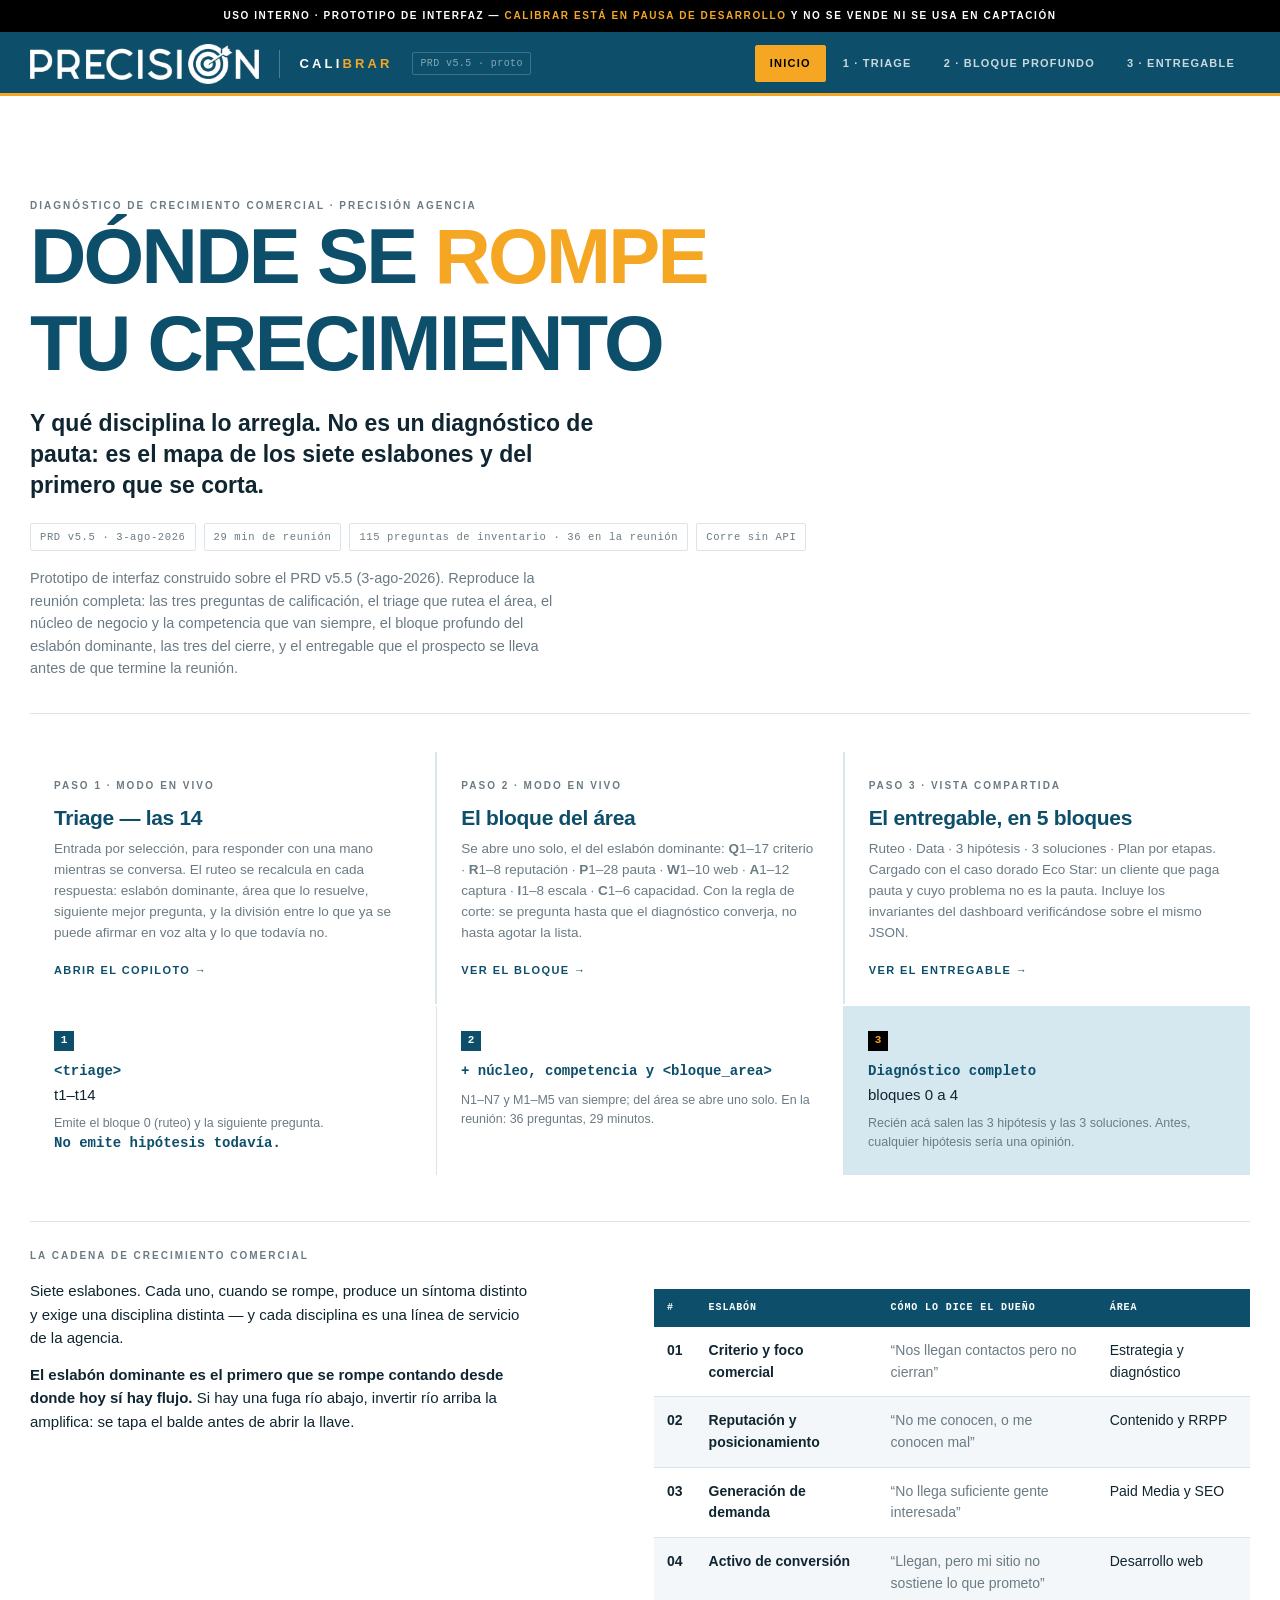
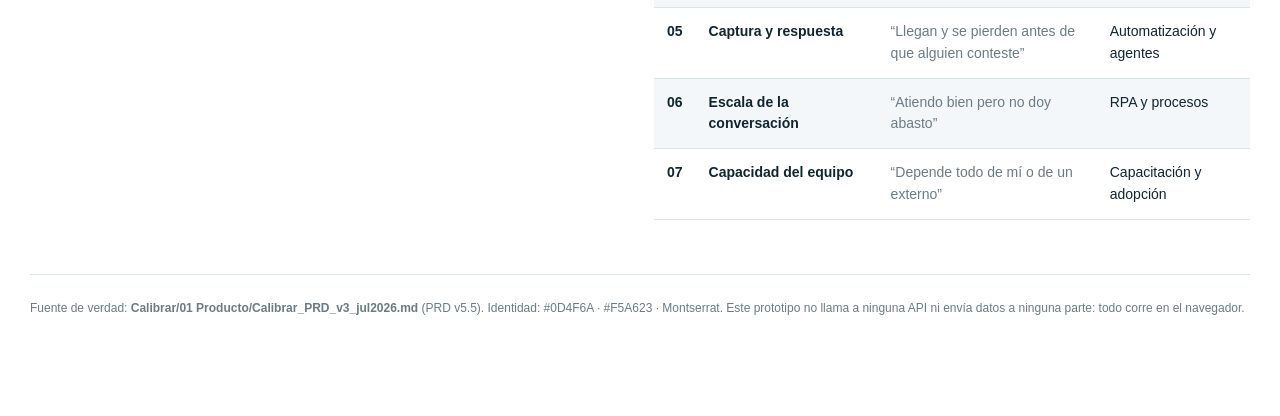
<file: 03 Front/index.html>
<!DOCTYPE html>
<html lang="es-CL">
<head>
<meta charset="utf-8">
<meta name="viewport" content="width=device-width, initial-scale=1">
<meta name="robots" content="noindex, nofollow">
<title>Calibrar · Front de demostración — Precisión Agencia</title>
<link rel="stylesheet" href="assets/styles.css">
</head>
<body>

<div class="aviso">Uso interno · Prototipo de interfaz — <b>Calibrar está en pausa de desarrollo</b> y no se vende ni se usa en captación</div>

<header class="top">
  <div class="top-in">
    <img src="assets/logo-precision-blanco.png" alt="Precisión Agencia">
    <span class="sep"></span>
    <span class="name">Cali<span>brar</span></span>
    <span class="build">PRD v5.5 · proto</span>
    <nav>
      <a href="#inicio"     data-v="inicio">Inicio</a>
      <a href="#panel"      data-v="panel">1 · Triage</a>
      <a href="#bloque"     data-v="bloque">2 · Bloque profundo</a>
      <a href="#entregable" data-v="entregable">3 · Entregable</a>
    </nav>
  </div>
</header>

<!-- ═══ VISTA 1 · PORTADA ═══════════════════════════════════════════════ -->
<section class="vista" id="v-inicio">
  <div class="wrap">
    <div class="hero">
      <span class="kicker">Diagnóstico de crecimiento comercial · Precisión Agencia</span>
      <h1>Dónde se <span class="amb">rompe</span><br>tu crecimiento</h1>
      <p class="claim">Y qué disciplina lo arregla. No es un diagnóstico de pauta: es el mapa de los siete eslabones y del primero que se corta.</p>
      <div class="meta-b"><span>PRD v5.5 · 3-ago-2026</span><span>29 min de reunión</span><span>115 preguntas de inventario · 36 en la reunión</span><span>Corre sin API</span></div>
      <p class="sub">Prototipo de interfaz construido sobre el PRD v5.5 (3-ago-2026). Reproduce la reunión completa: las tres preguntas de calificación, el triage que rutea el área, el núcleo de negocio y la competencia que van siempre, el bloque profundo del eslabón dominante, las tres del cierre, y el entregable que el prospecto se lleva antes de que termine la reunión.</p>
    </div>

    <div class="cards">
      <a class="card" href="#panel">
        <span class="kicker">Paso 1 · Modo en vivo</span>
        <h3>Triage — las 14</h3>
        <p>Entrada por selección, para responder con una mano mientras se conversa. El ruteo se recalcula en cada respuesta: eslabón dominante, área que lo resuelve, siguiente mejor pregunta, y la división entre lo que ya se puede afirmar en voz alta y lo que todavía no.</p>
        <span class="go">Abrir el copiloto</span>
      </a>
      <a class="card" href="#bloque">
        <span class="kicker">Paso 2 · Modo en vivo</span>
        <h3>El bloque del área</h3>
        <p>Se abre uno solo, el del eslabón dominante: <b>Q</b>1–17 criterio · <b>R</b>1–8 reputación · <b>P</b>1–28 pauta · <b>W</b>1–10 web · <b>A</b>1–12 captura · <b>I</b>1–8 escala · <b>C</b>1–6 capacidad. Con la regla de corte: se pregunta hasta que el diagnóstico converja, no hasta agotar la lista.</p>
        <span class="go">Ver el bloque</span>
      </a>
      <a class="card" href="#entregable">
        <span class="kicker">Paso 3 · Vista compartida</span>
        <h3>El entregable, en 5 bloques</h3>
        <p>Ruteo · Data · 3 hipótesis · 3 soluciones · Plan por etapas. Cargado con el caso dorado Eco Star: un cliente que paga pauta y cuyo problema no es la pauta. Incluye los invariantes del dashboard verificándose sobre el mismo JSON.</p>
        <span class="go">Ver el entregable</span>
      </a>
    </div>

    <div class="flujo">
      <div class="fp"><span class="fn">1</span><b>&lt;triage&gt;</b> t1–t14<i>Emite el bloque 0 (ruteo) y la siguiente pregunta. <b>No emite hipótesis todavía.</b></i></div>
      <div class="fp"><span class="fn">2</span><b>+ núcleo, competencia y &lt;bloque_area&gt;</b><i>N1–N7 y M1–M5 van siempre; del área se abre uno solo. En la reunión: 36 preguntas, 29 minutos.</i></div>
      <div class="fp"><span class="fn">3</span><b>Diagnóstico completo</b> bloques 0 a 4<i>Recién acá salen las 3 hipótesis y las 3 soluciones. Antes, cualquier hipótesis sería una opinión.</i></div>
    </div>

    <div style="margin-top:46px;border-top:1px solid var(--line);padding-top:26px">
      <span class="kicker">La Cadena de Crecimiento Comercial</span>
      <div class="grid2" style="margin-top:16px">
        <div>
          <p style="font-size:15px;max-width:60ch">Siete eslabones. Cada uno, cuando se rompe, produce un síntoma distinto y exige una disciplina distinta — y cada disciplina es una línea de servicio de la agencia.</p>
          <p style="font-size:15px;max-width:60ch;margin-top:14px"><b>El eslabón dominante es el primero que se rompe contando desde donde hoy sí hay flujo.</b> Si hay una fuga río abajo, invertir río arriba la amplifica: se tapa el balde antes de abrir la llave.</p>
        </div>
        <div class="tabla-scroll">
          <table>
            <thead><tr><th style="width:38px">#</th><th>Eslabón</th><th>Cómo lo dice el dueño</th><th>Área</th></tr></thead>
            <tbody id="tabla-cadena"></tbody>
          </table>
        </div>
      </div>
    </div>

    <div class="pie">
      Fuente de verdad: <b>Calibrar/01 Producto/Calibrar_PRD_v3_jul2026.md</b> (PRD v5.5). Identidad: #0D4F6A · #F5A623 · Montserrat.
      Este prototipo no llama a ninguna API ni envía datos a ninguna parte: todo corre en el navegador.
    </div>
  </div>
</section>

<!-- ═══ VISTA 2 · PANEL DEL OPERADOR ════════════════════════════════════ -->
<section class="vista console" id="v-panel">
  <div class="wrap">
    <div class="hero" style="padding:22px 0 20px">
      <span class="kicker">Modo en vivo · solo lo ve Pablo</span>
      <h1 style="font-size:clamp(26px,4vw,40px)">Panel del operador</h1>
      <p class="sub">La reunión completa, no solo el triage: tres minutos de calificación, las 14, el bloque del eslabón roto y las tres del cierre. Preguntar por el Pixel antes de saber si el eslabón roto es la captura es exactamente el error que este modelo existe para evitar.</p>
    </div>
    <div id="reunion"></div>
    <div id="transcripcion"></div>
    <div class="barra tick" id="barra"></div>
    <div class="op">
      <div>
        <div id="preguntas0"></div>
        <div id="preguntas"></div>
        <div id="cierre"></div>
      </div>
      <aside class="side" id="side"></aside>
    </div>
  </div>
</section>

<!-- ═══ VISTA 3 · BLOQUE PROFUNDO ═══════════════════════════════════════ -->
<section class="vista console" id="v-bloque">
  <div class="wrap">
    <div class="hero" style="padding:22px 0 20px">
      <span class="kicker">Paso 2 · Modo en vivo · solo lo ve Pablo</span>
      <h1 style="font-size:clamp(26px,4vw,40px)">Bloque profundo del área</h1>
      <p class="sub">Se abre <b>uno solo</b>: el del eslabón dominante. El contrato del motor no admite más de un bloque, y dentro del bloque se pregunta hasta que el diagnóstico converja, no hasta agotar la lista.</p>
    </div>
    <div id="bloque-cuerpo"></div>
  </div>
</section>

<!-- ═══ VISTA 4 · ENTREGABLE ════════════════════════════════════════════ -->
<section class="vista" id="v-entregable">
  <div class="wrap">
    <div class="barra no-print">
      <span class="kicker">Vista compartida · lo que ve el prospecto</span>
      <span style="font-size:12.5px;color:var(--ink-dim);flex:1;min-width:220px">Sin veredicto de calificación y sin contradicciones detectadas: eso vive solo en el panel del operador.</span>
      <button class="btn" id="btn-interno" onclick="toggleInterno()">Ver capa interna</button>
      <button class="btn pri" onclick="window.print()">Imprimir / PDF</button>
    </div>
    <div id="entregable"></div>
  </div>
</section>

<script src="assets/data.js"></script>
<script src="assets/motor.js"></script>
<script src="assets/app.js"></script>
<script>
  document.getElementById('tabla-cadena').innerHTML = CADENA.map(e =>
    `<tr><td><b>${String(e.n).padStart(2,'0')}</b></td><td><b>${e.nombre}</b></td>
     <td style="color:var(--ink-dim)">“${e.dueno}”</td><td>${e.area}</td></tr>`).join('');
</script>
</body>
</html>
</file>
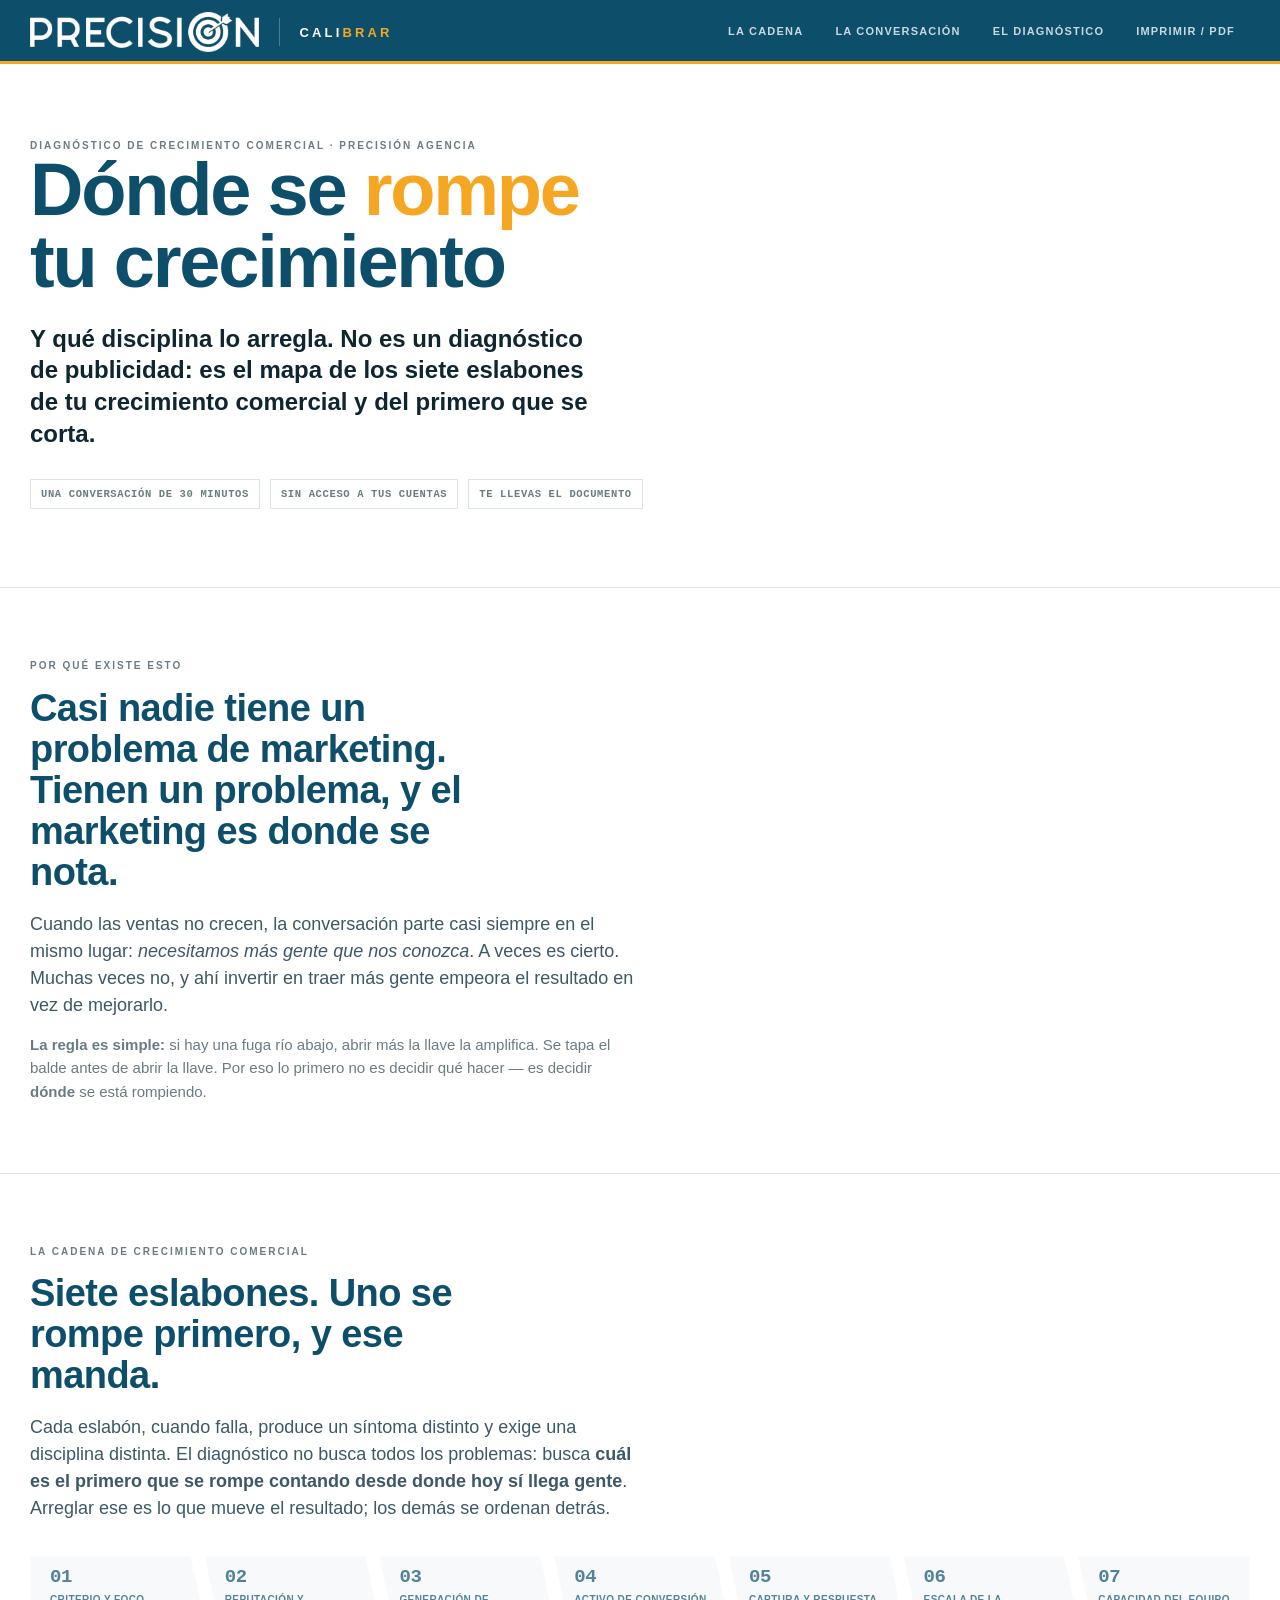
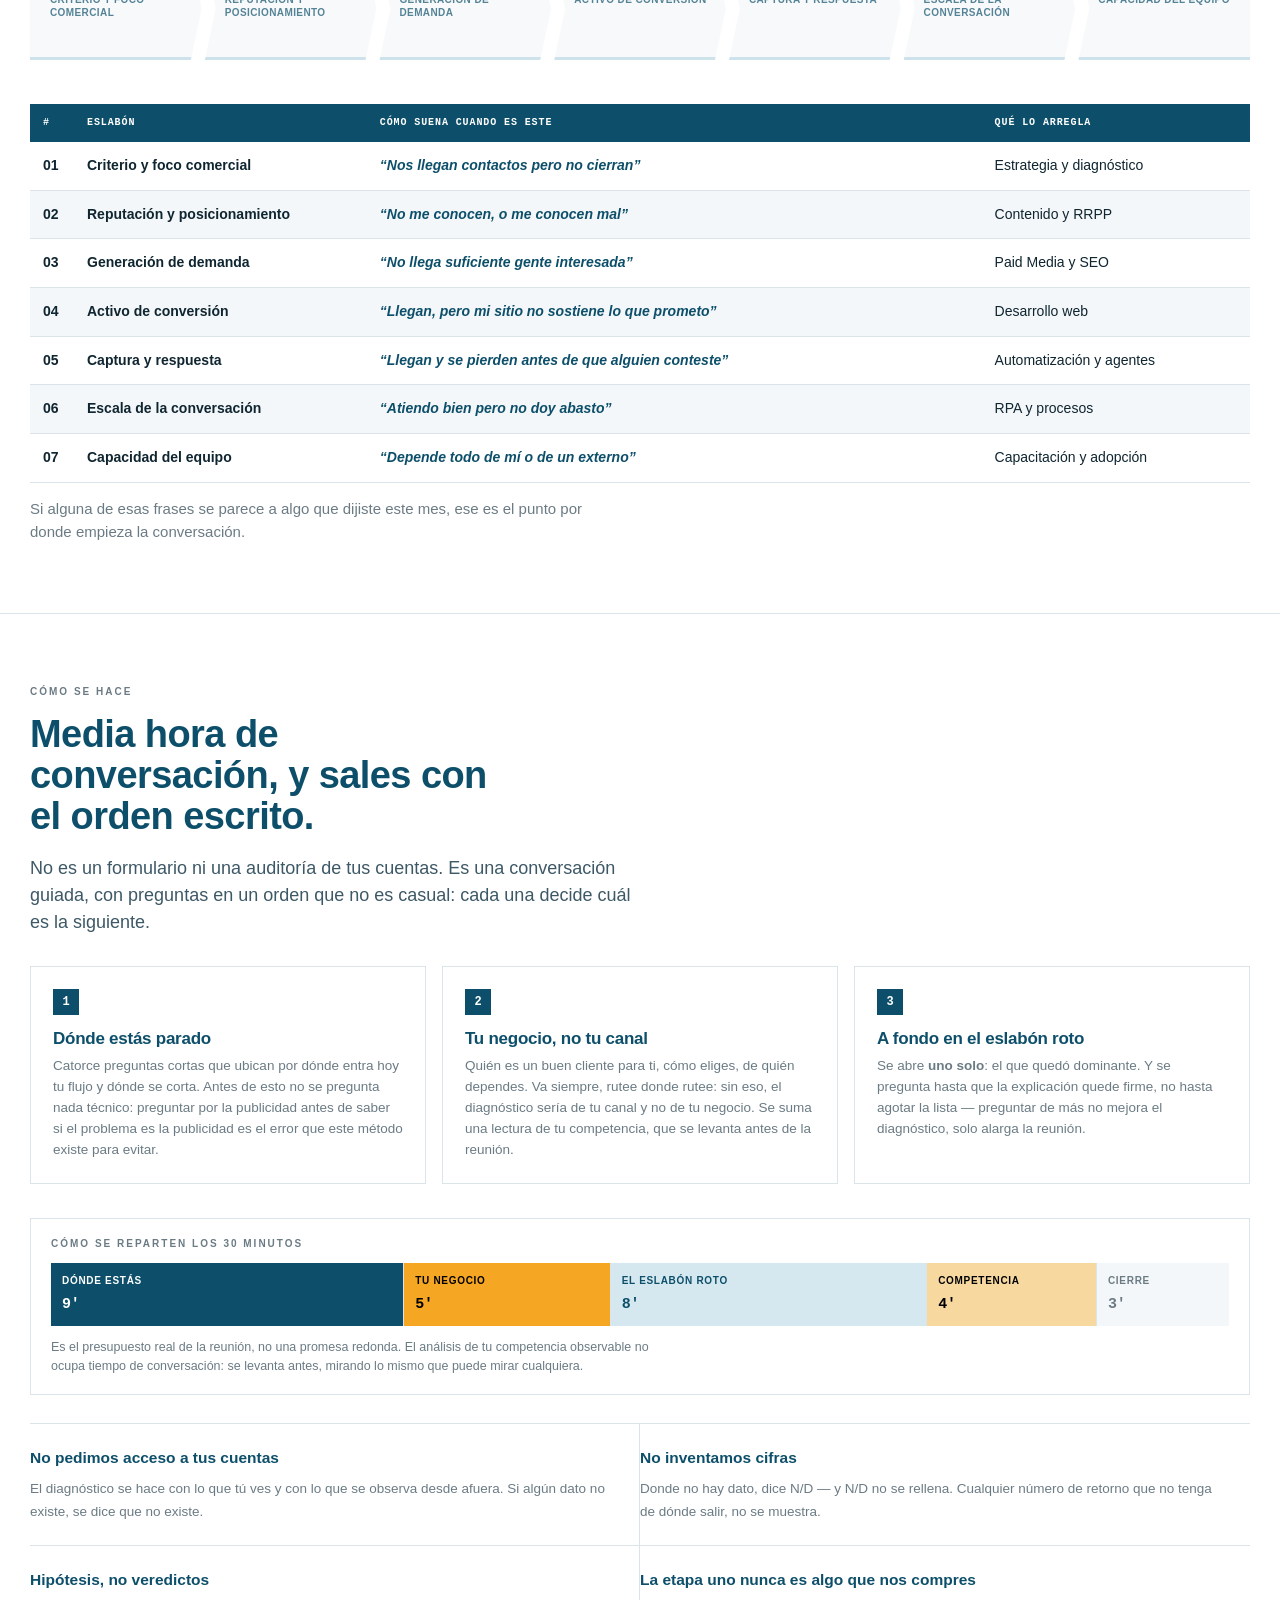
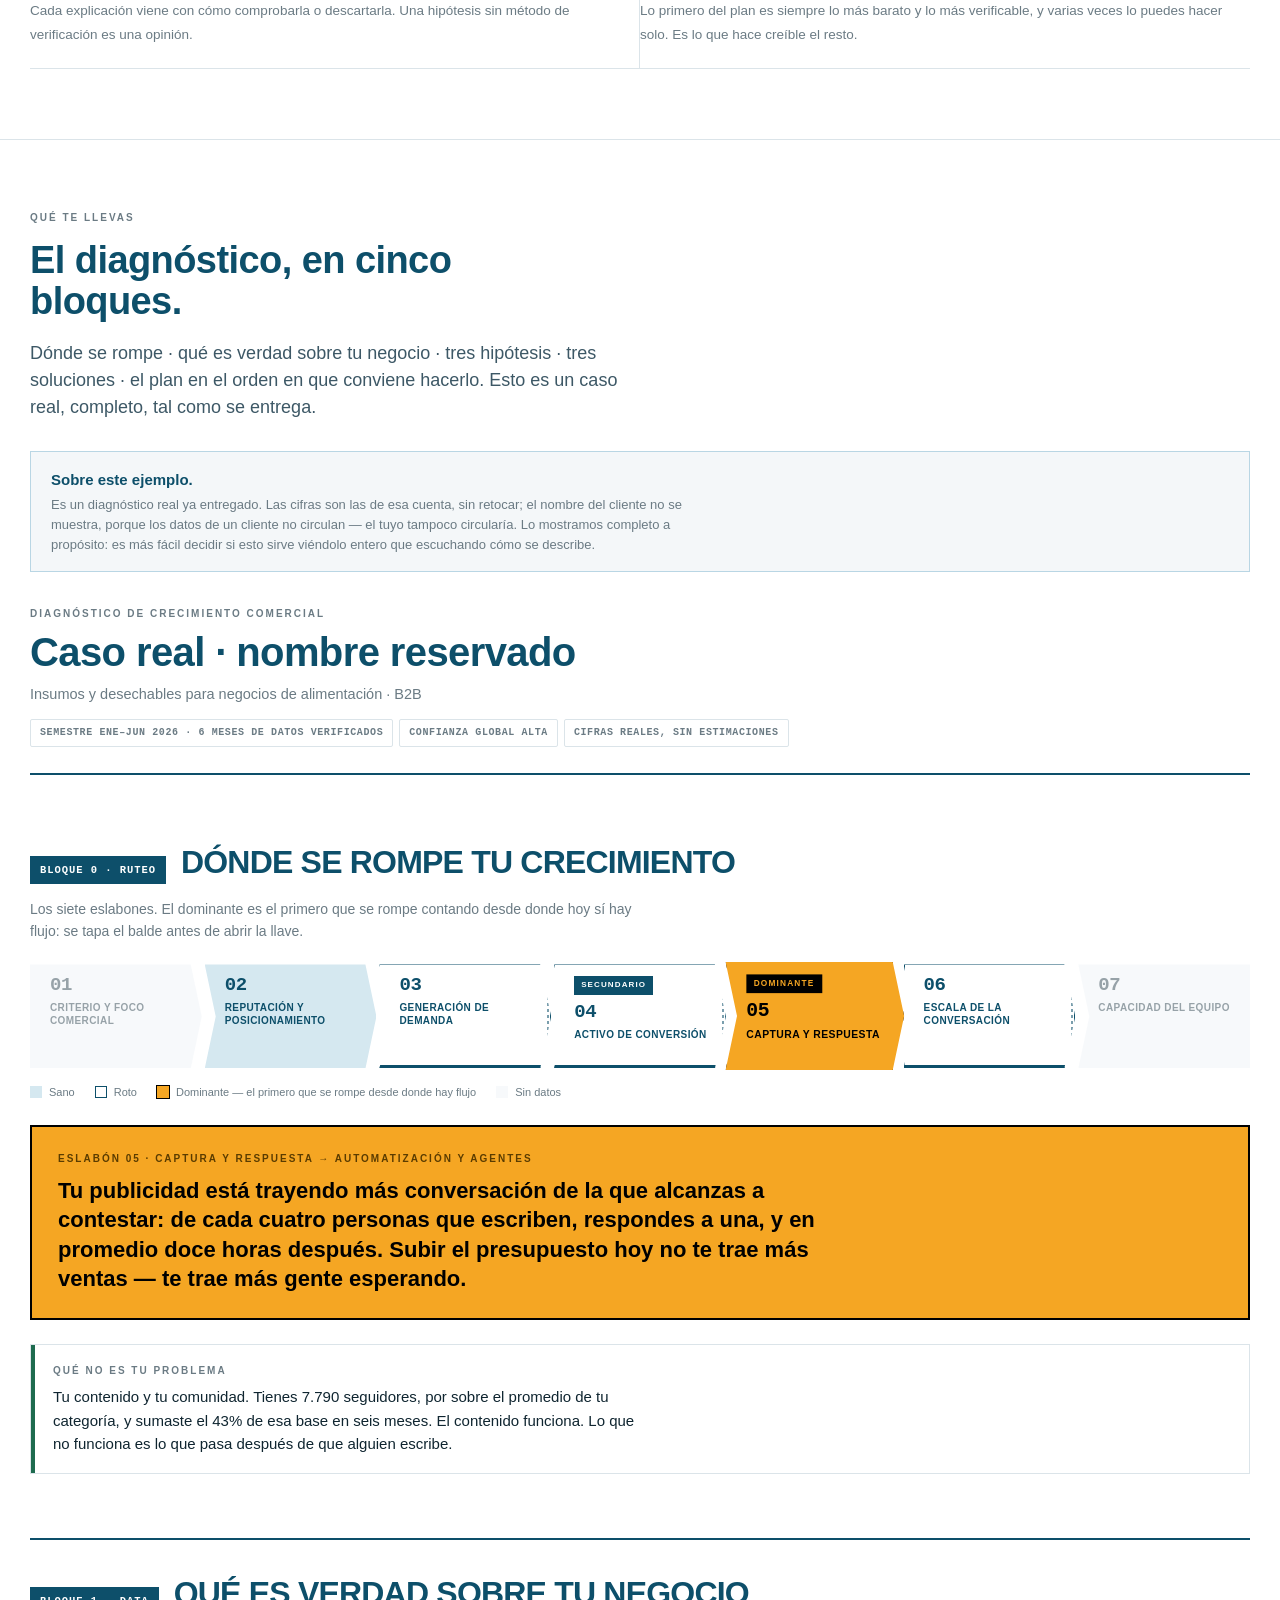
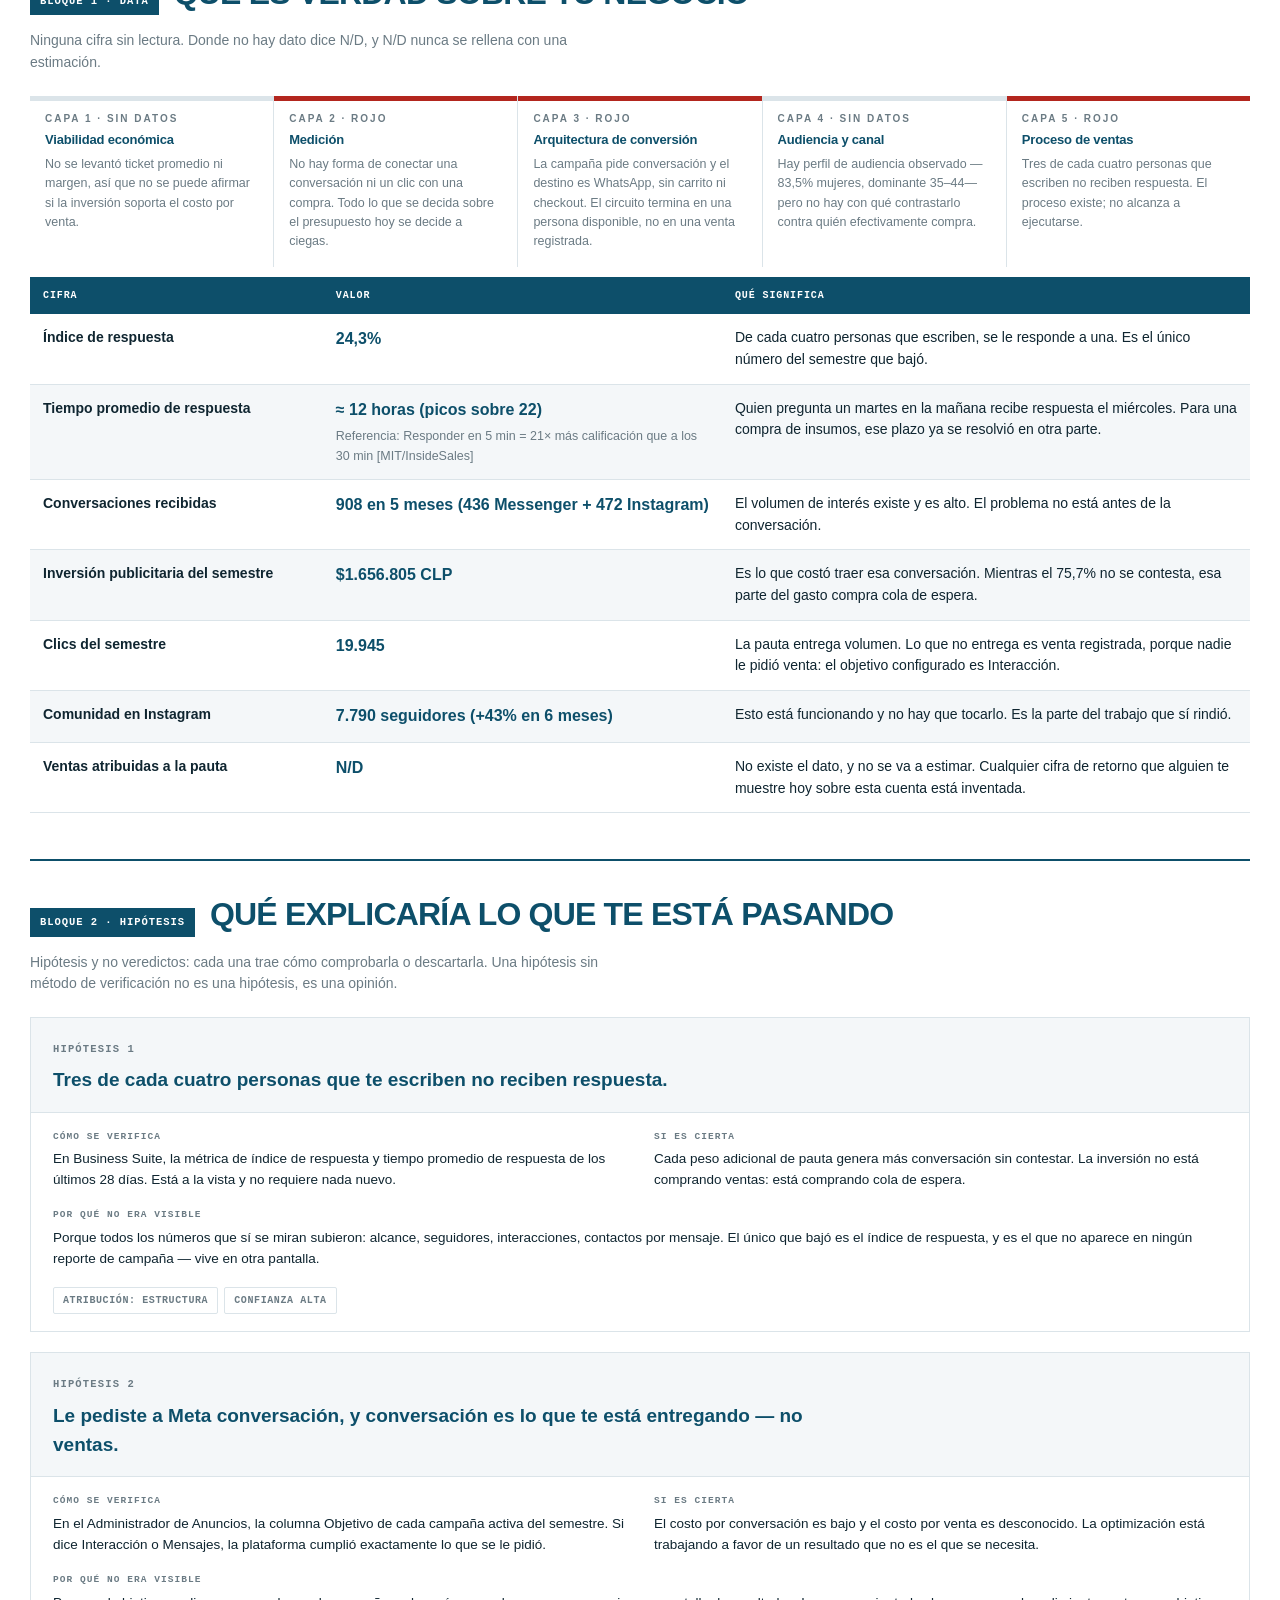
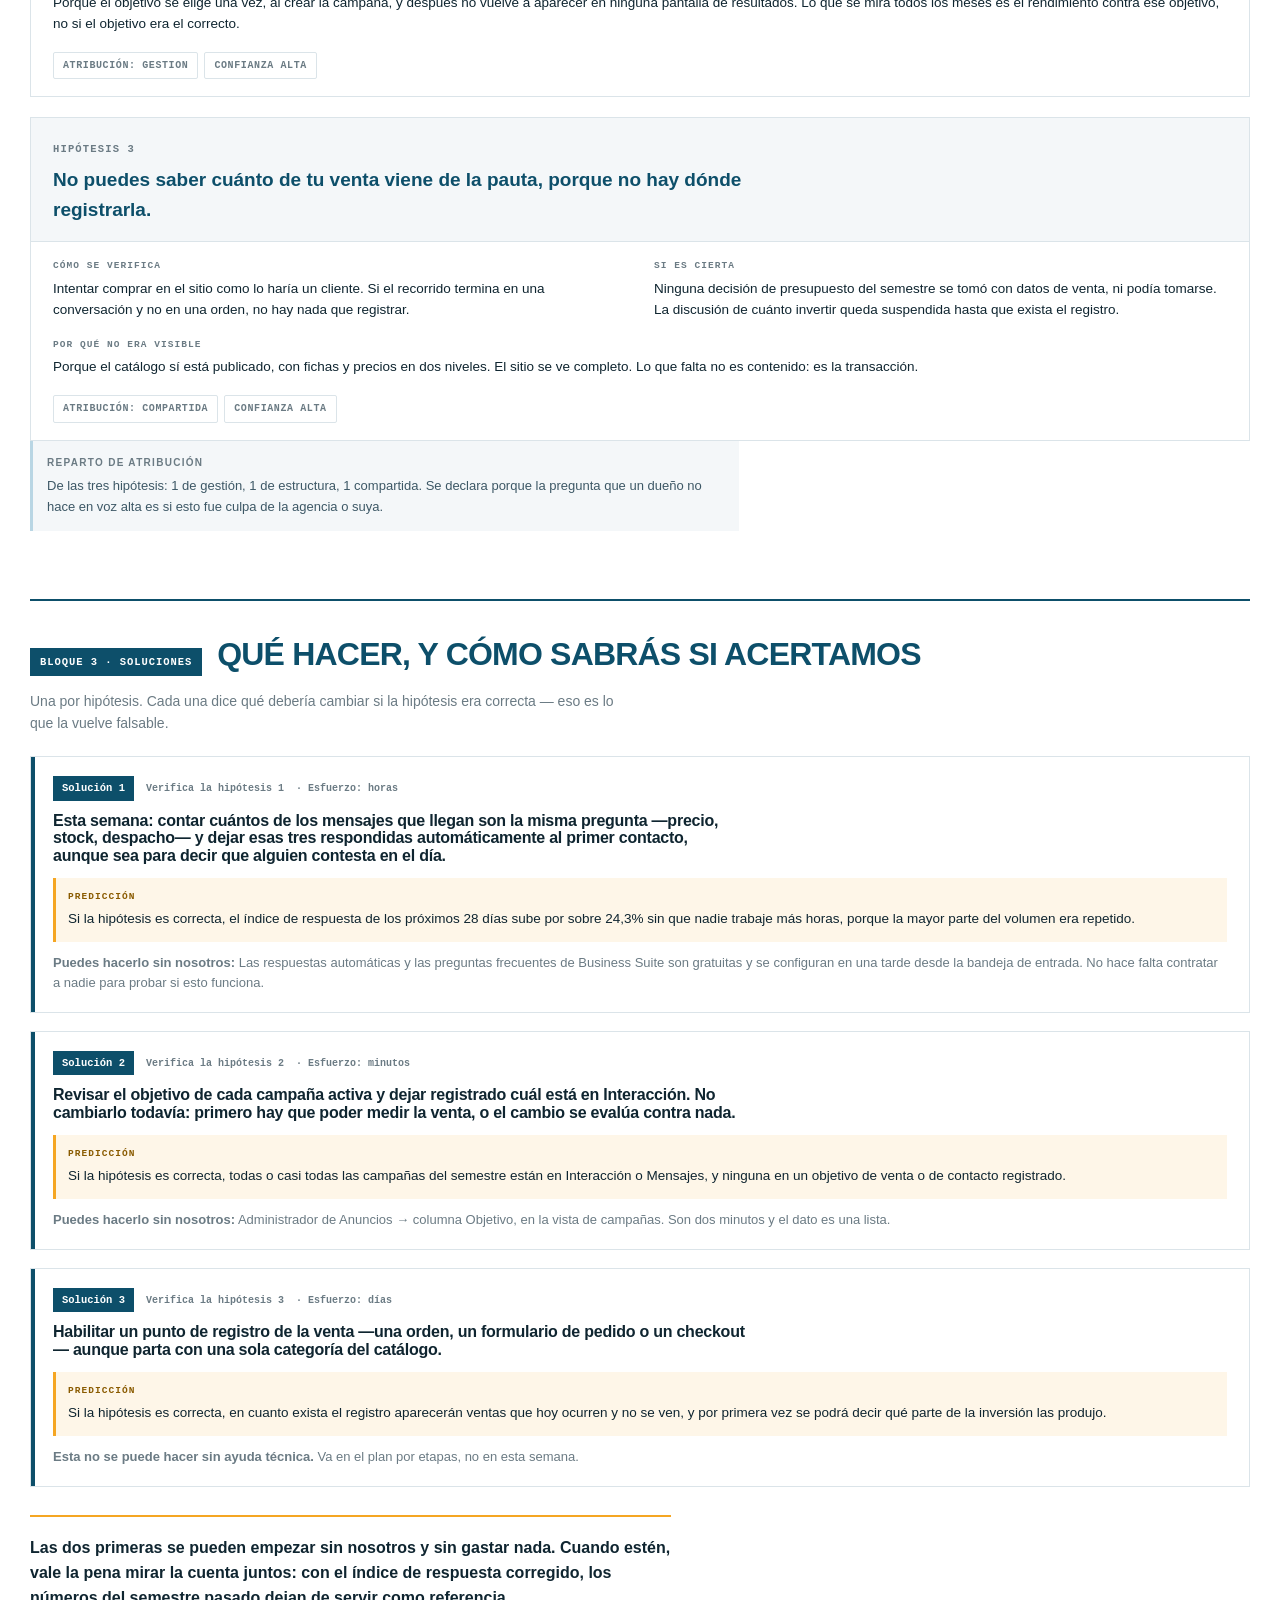
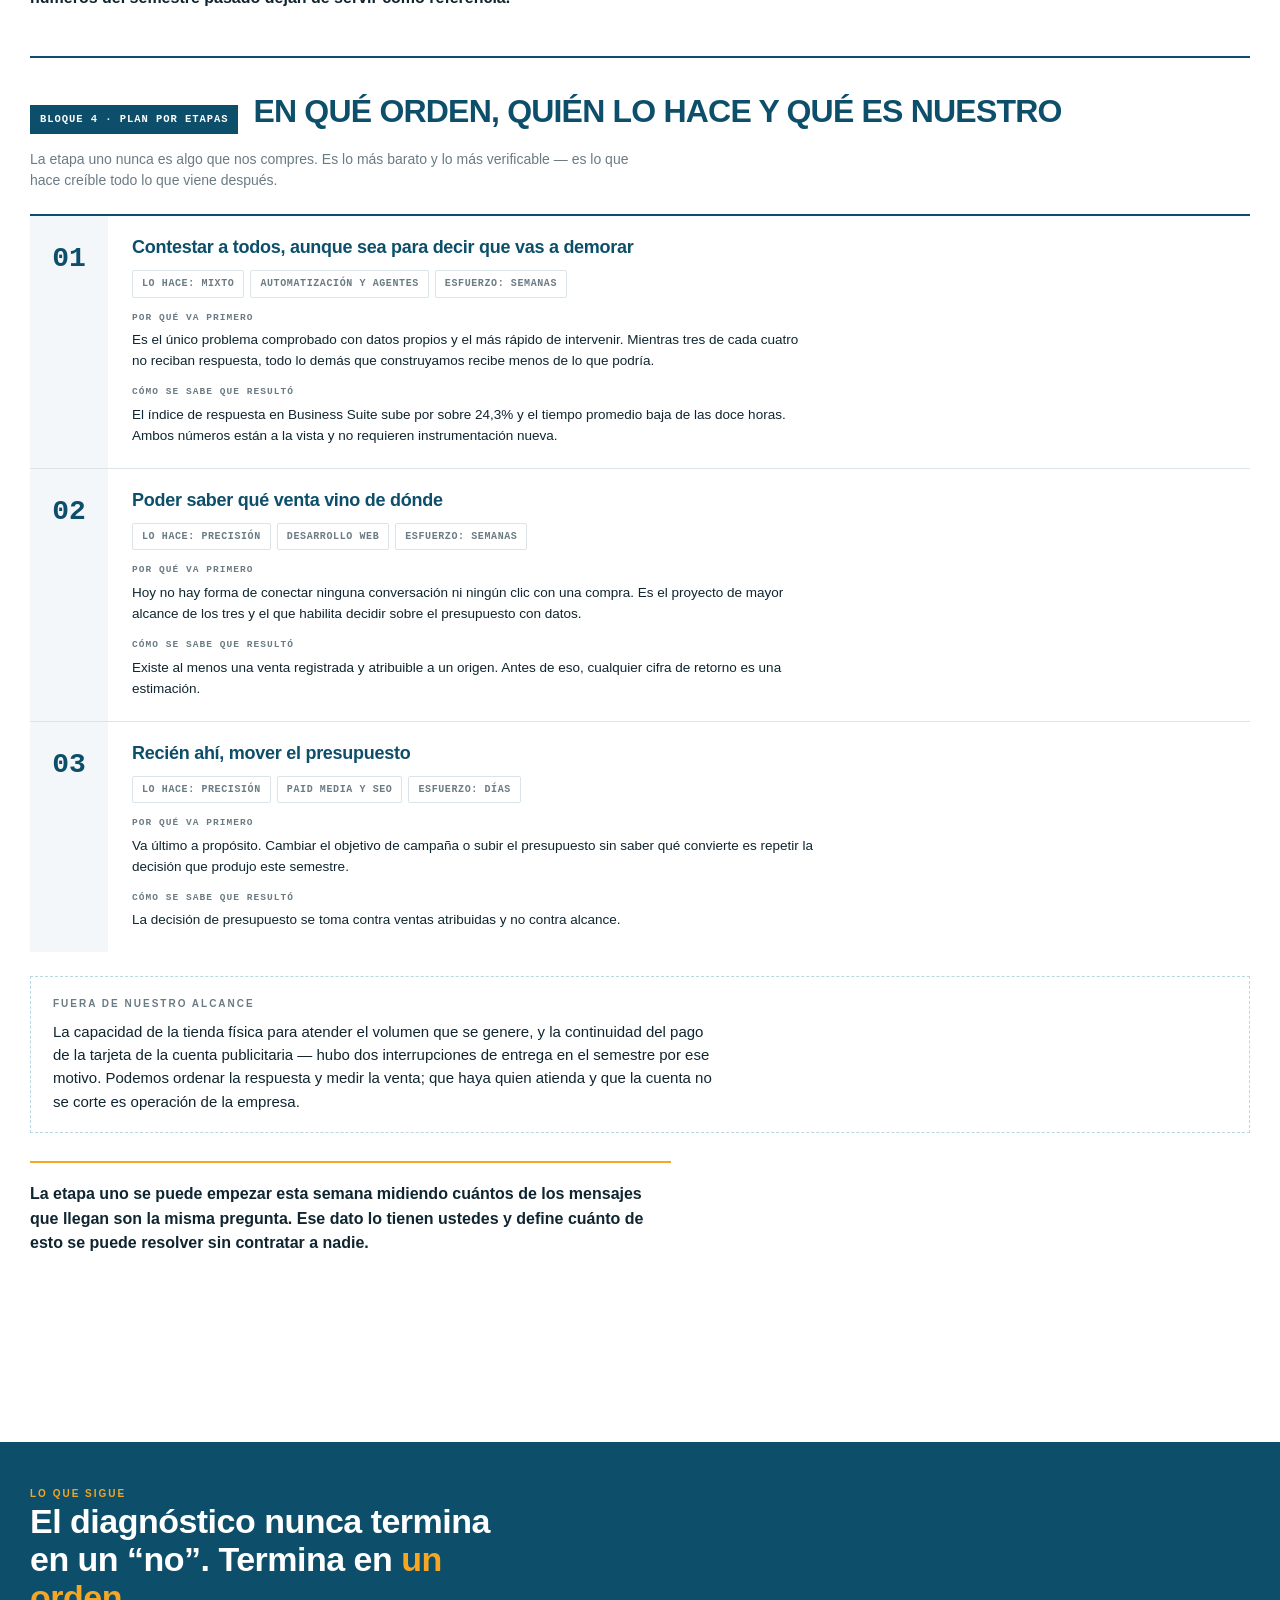
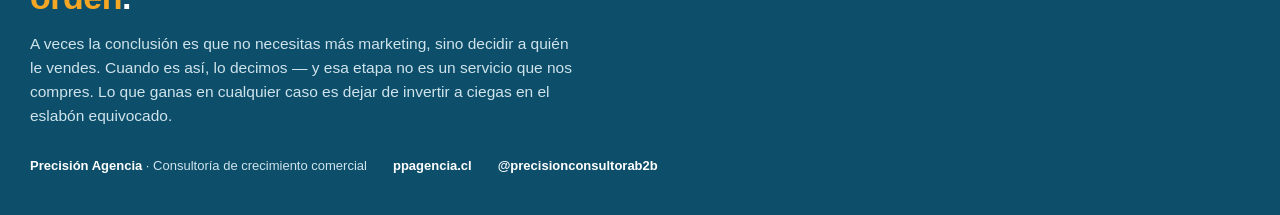
<file: 03 Front/presentacion.html>
<!DOCTYPE html>
<html lang="es-CL">
<head>
<meta charset="utf-8">
<meta name="viewport" content="width=device-width, initial-scale=1">
<meta name="robots" content="noindex, nofollow">
<title>Dónde se rompe tu crecimiento — Precisión Agencia</title>
<link rel="stylesheet" href="assets/styles.css">
<style>
/* Build de presentación: documento claro, una sola columna, para proyectar.
   Reusa styles.css entero; acá solo va el ritmo de secciones y lo que no
   existe en el front interno.

   El selector va calificado como `section.sec` a propósito: `sec` es TAMBIÉN
   el modificador de "eslabón secundario" del galón de la Cadena en styles.css.
   Sin calificar, `padding:70px 0` le borraba el padding-left al galón del
   secundario y la muesca de 11px se comía el primer carácter — se leía
   "4 · CTIVO DE CONVERSIÓN" en toda pantalla proyectada con secundario.      */
section.sec{padding:70px 0;border-top:1px solid var(--line)}
section.sec:first-of-type{border-top:0;padding-top:48px}
section.sec > .wrap > .kicker{margin-bottom:14px}
section.sec h2.t{font-size:clamp(24px,3.4vw,38px);max-width:22ch;line-height:1.08}
section.sec p.lead{font-size:clamp(15.5px,1.5vw,18px);color:var(--ink-2);max-width:62ch;margin-top:18px;line-height:1.5}
section.sec p.n{font-size:15px;color:var(--ink-dim);max-width:70ch;margin-top:14px}

.top .name{margin-right:auto}
.hero-p{padding:26px 0 8px}
.hero-p h1{font-size:clamp(34px,6.6vw,74px);line-height:.98;letter-spacing:-.03em}
.hero-p h1 .amb{color:var(--amber)}
.hero-p .claim{font-size:clamp(17px,2.1vw,24px);font-weight:600;max-width:44ch;margin-top:24px;line-height:1.32;color:var(--ink)}
.hero-p .meta-b{display:flex;gap:10px;flex-wrap:wrap;margin-top:30px}
.hero-p .meta-b span{font-family:var(--mono);font-size:10.5px;letter-spacing:.06em;color:var(--ink-dim);
  text-transform:uppercase;border:1px solid var(--line);padding:6px 10px;font-weight:700}

/* Tabla de la Cadena: la columna de la cita del dueño es la que engancha */
#tabla-cadena-p td.cita{color:var(--brand);font-weight:600;font-style:italic}

/* La Cadena en frío: es un diagrama, no un diagnóstico. No se colorea con los
   estados sano/roto — eso solo aparece cuando hay datos detrás.             */
#cadena-neutra .esl{background:var(--surface-2);box-shadow:inset 0 -3px 0 var(--line-hi)}
#cadena-neutra .esl .num,#cadena-neutra .esl .nom{color:var(--brand)}

/* Tarjetas de los tres momentos */
.pasos{display:grid;grid-template-columns:repeat(3,1fr);gap:16px;margin-top:30px}
@media(max-width:900px){.pasos{grid-template-columns:1fr}}
.paso{border:1px solid var(--line);background:var(--surface);padding:22px}
.paso .pn{font-family:var(--mono);font-size:12px;font-weight:800;color:#fff;background:var(--brand);
  width:26px;height:26px;display:grid;place-items:center;margin-bottom:14px}
.paso h3{font-size:17px;margin-bottom:8px}
.paso p{font-size:13.5px;color:var(--ink-dim)}

/* Lista de reglas de la casa */
.reglas{display:grid;grid-template-columns:1fr 1fr;gap:0;margin-top:28px;border-top:1px solid var(--line)}
@media(max-width:800px){.reglas{grid-template-columns:1fr}}
.regla{padding:22px 26px 22px 0;border-bottom:1px solid var(--line)}
.regla:nth-child(odd){border-right:1px solid var(--line);padding-right:34px}
.regla b{display:block;font-size:15.5px;color:var(--brand);margin-bottom:6px;font-weight:800}
.regla span{font-size:13.5px;color:var(--ink-dim)}

/* Cabecera del documento de ejemplo */
.marco-ej{border:1px solid var(--line-hi);background:var(--surface-2);padding:16px 20px;margin-bottom:34px}
.marco-ej b{color:var(--brand)}
.marco-ej p{font-size:13px;color:var(--ink-dim);margin-top:4px;max-width:92ch}
.cabecera-doc{padding-bottom:26px;border-bottom:2px solid var(--brand);margin-bottom:34px}
.tit-doc{font-size:clamp(24px,4vw,40px);margin-top:8px}
.sub-doc{color:var(--ink-dim);font-size:14.5px;margin-top:8px}

.cierre-p{background:var(--brand);color:#fff;padding:44px 0;margin-top:70px}
.cierre-p h2{color:#fff;font-size:clamp(22px,3vw,34px);max-width:26ch}
.cierre-p p{color:#CFE3EC;max-width:64ch;margin-top:16px;font-size:15.5px}
.cierre-p .amb{color:var(--amber)}
.cierre-p .fin{display:flex;gap:26px;flex-wrap:wrap;margin-top:28px;font-size:13px;color:#CFE3EC}
.cierre-p .fin b{color:#fff}

@media print{
  .sec{padding:26px 0;page-break-inside:auto}
  .cierre-p{background:#0D4F6A!important;-webkit-print-color-adjust:exact;print-color-adjust:exact}
}
</style>
</head>
<body>

<header class="top no-print">
  <div class="top-in">
    <img src="assets/logo-precision-blanco.png" alt="Precisión Agencia">
    <span class="sep"></span>
    <span class="name">Cali<span>brar</span></span>
    <nav>
      <a href="#cadena">La Cadena</a>
      <a href="#conversacion">La conversación</a>
      <a href="#diagnostico">El diagnóstico</a>
      <a href="#" onclick="window.print();return false">Imprimir / PDF</a>
    </nav>
  </div>
</header>

<!-- ═══ PORTADA ══════════════════════════════════════════════════════════ -->
<section class="sec">
  <div class="wrap">
    <div class="hero-p">
      <span class="kicker">Diagnóstico de crecimiento comercial · Precisión Agencia</span>
      <h1>Dónde se <span class="amb">rompe</span><br>tu crecimiento</h1>
      <p class="claim">Y qué disciplina lo arregla. No es un diagnóstico de publicidad: es el mapa de los siete eslabones de tu crecimiento comercial y del primero que se corta.</p>
      <div class="meta-b">
        <span>Una conversación de 30 minutos</span>
        <span>Sin acceso a tus cuentas</span>
        <span>Te llevas el documento</span>
      </div>
    </div>
  </div>
</section>

<!-- ═══ EL PROBLEMA ══════════════════════════════════════════════════════ -->
<section class="sec">
  <div class="wrap">
    <span class="kicker">Por qué existe esto</span>
    <h2 class="t">Casi nadie tiene un problema de marketing. Tienen un problema, y el marketing es donde se nota.</h2>
    <p class="lead">Cuando las ventas no crecen, la conversación parte casi siempre en el mismo lugar: <i>necesitamos más gente que nos conozca</i>. A veces es cierto. Muchas veces no, y ahí invertir en traer más gente empeora el resultado en vez de mejorarlo.</p>
    <p class="n"><b>La regla es simple:</b> si hay una fuga río abajo, abrir más la llave la amplifica. Se tapa el balde antes de abrir la llave. Por eso lo primero no es decidir qué hacer — es decidir <b>dónde</b> se está rompiendo.</p>
  </div>
</section>

<!-- ═══ LA CADENA ════════════════════════════════════════════════════════ -->
<section class="sec" id="cadena">
  <div class="wrap">
    <span class="kicker">La Cadena de Crecimiento Comercial</span>
    <h2 class="t">Siete eslabones. Uno se rompe primero, y ese manda.</h2>
    <p class="lead">Cada eslabón, cuando falla, produce un síntoma distinto y exige una disciplina distinta. El diagnóstico no busca todos los problemas: busca <b>cuál es el primero que se rompe contando desde donde hoy sí llega gente</b>. Arreglar ese es lo que mueve el resultado; los demás se ordenan detrás.</p>

    <div id="cadena-neutra" style="margin-top:34px"></div>

    <div class="tabla-scroll" style="margin-top:34px">
      <table>
        <thead><tr>
          <th style="width:44px">#</th>
          <th style="width:24%">Eslabón</th>
          <th>Cómo suena cuando es este</th>
          <th style="width:22%">Qué lo arregla</th>
        </tr></thead>
        <tbody id="tabla-cadena-p"></tbody>
      </table>
    </div>
    <p class="n">Si alguna de esas frases se parece a algo que dijiste este mes, ese es el punto por donde empieza la conversación.</p>
  </div>
</section>

<!-- ═══ LA CONVERSACIÓN ══════════════════════════════════════════════════ -->
<section class="sec" id="conversacion">
  <div class="wrap">
    <span class="kicker">Cómo se hace</span>
    <h2 class="t">Media hora de conversación, y sales con el orden escrito.</h2>
    <p class="lead">No es un formulario ni una auditoría de tus cuentas. Es una conversación guiada, con preguntas en un orden que no es casual: cada una decide cuál es la siguiente.</p>

    <div class="pasos">
      <div class="paso">
        <div class="pn">1</div>
        <h3>Dónde estás parado</h3>
        <p>Catorce preguntas cortas que ubican por dónde entra hoy tu flujo y dónde se corta. Antes de esto no se pregunta nada técnico: preguntar por la publicidad antes de saber si el problema es la publicidad es el error que este método existe para evitar.</p>
      </div>
      <div class="paso">
        <div class="pn">2</div>
        <h3>Tu negocio, no tu canal</h3>
        <p>Quién es un buen cliente para ti, cómo eliges, de quién dependes. Va siempre, rutee donde rutee: sin eso, el diagnóstico sería de tu canal y no de tu negocio. Se suma una lectura de tu competencia, que se levanta antes de la reunión.</p>
      </div>
      <div class="paso">
        <div class="pn">3</div>
        <h3>A fondo en el eslabón roto</h3>
        <p>Se abre <b>uno solo</b>: el que quedó dominante. Y se pregunta hasta que la explicación quede firme, no hasta agotar la lista — preguntar de más no mejora el diagnóstico, solo alarga la reunión.</p>
      </div>
    </div>

    <div class="reloj" style="margin-top:34px">
      <span class="kicker">Cómo se reparten los 30 minutos</span>
      <div class="rl">
        <span class="seg s1" style="flex:9">Dónde estás<i>9'</i></span>
        <span class="seg s2" style="flex:5">Tu negocio<i>5'</i></span>
        <span class="seg s3" style="flex:8">El eslabón roto<i>8'</i></span>
        <span class="seg s4" style="flex:4">Competencia<i>4'</i></span>
        <span class="seg s5" style="flex:3">Cierre<i>3'</i></span>
      </div>
      <p>Es el presupuesto real de la reunión, no una promesa redonda. El análisis de tu competencia observable no ocupa tiempo de conversación: se levanta antes, mirando lo mismo que puede mirar cualquiera.</p>
    </div>

    <div class="reglas">
      <div class="regla">
        <b>No pedimos acceso a tus cuentas</b>
        <span>El diagnóstico se hace con lo que tú ves y con lo que se observa desde afuera. Si algún dato no existe, se dice que no existe.</span>
      </div>
      <div class="regla">
        <b>No inventamos cifras</b>
        <span>Donde no hay dato, dice N/D — y N/D no se rellena. Cualquier número de retorno que no tenga de dónde salir, no se muestra.</span>
      </div>
      <div class="regla">
        <b>Hipótesis, no veredictos</b>
        <span>Cada explicación viene con cómo comprobarla o descartarla. Una hipótesis sin método de verificación es una opinión.</span>
      </div>
      <div class="regla">
        <b>La etapa uno nunca es algo que nos compres</b>
        <span>Lo primero del plan es siempre lo más barato y lo más verificable, y varias veces lo puedes hacer solo. Es lo que hace creíble el resto.</span>
      </div>
    </div>
  </div>
</section>

<!-- ═══ EL DIAGNÓSTICO ═══════════════════════════════════════════════════ -->
<section class="sec" id="diagnostico">
  <div class="wrap">
    <span class="kicker">Qué te llevas</span>
    <h2 class="t">El diagnóstico, en cinco bloques.</h2>
    <p class="lead">Dónde se rompe · qué es verdad sobre tu negocio · tres hipótesis · tres soluciones · el plan en el orden en que conviene hacerlo. Esto es un caso real, completo, tal como se entrega.</p>

    <div class="marco-ej" style="margin-top:30px">
      <b>Sobre este ejemplo.</b>
      <p>Es un diagnóstico real ya entregado. Las cifras son las de esa cuenta, sin retocar; el nombre del cliente no se muestra, porque los datos de un cliente no circulan — el tuyo tampoco circularía. Lo mostramos completo a propósito: es más fácil decidir si esto sirve viéndolo entero que escuchando cómo se describe.</p>
    </div>

    <div id="entregable-cliente"></div>
  </div>
</section>

<!-- ═══ CIERRE ═══════════════════════════════════════════════════════════ -->
<section class="cierre-p">
  <div class="wrap">
    <span class="kicker" style="color:var(--amber)">Lo que sigue</span>
    <h2>El diagnóstico nunca termina en un “no”. Termina en <span class="amb">un orden</span>.</h2>
    <p>A veces la conclusión es que no necesitas más marketing, sino decidir a quién le vendes. Cuando es así, lo decimos — y esa etapa no es un servicio que nos compres. Lo que ganas en cualquier caso es dejar de invertir a ciegas en el eslabón equivocado.</p>
    <div class="fin">
      <span><b>Precisión Agencia</b> · Consultoría de crecimiento comercial</span>
      <span><b>ppagencia.cl</b></span>
      <span><b>@precisionconsultorab2b</b></span>
    </div>
  </div>
</section>

<script src="assets/data.js"></script>
<script src="assets/presentacion.js"></script>
</body>
</html>
</file>
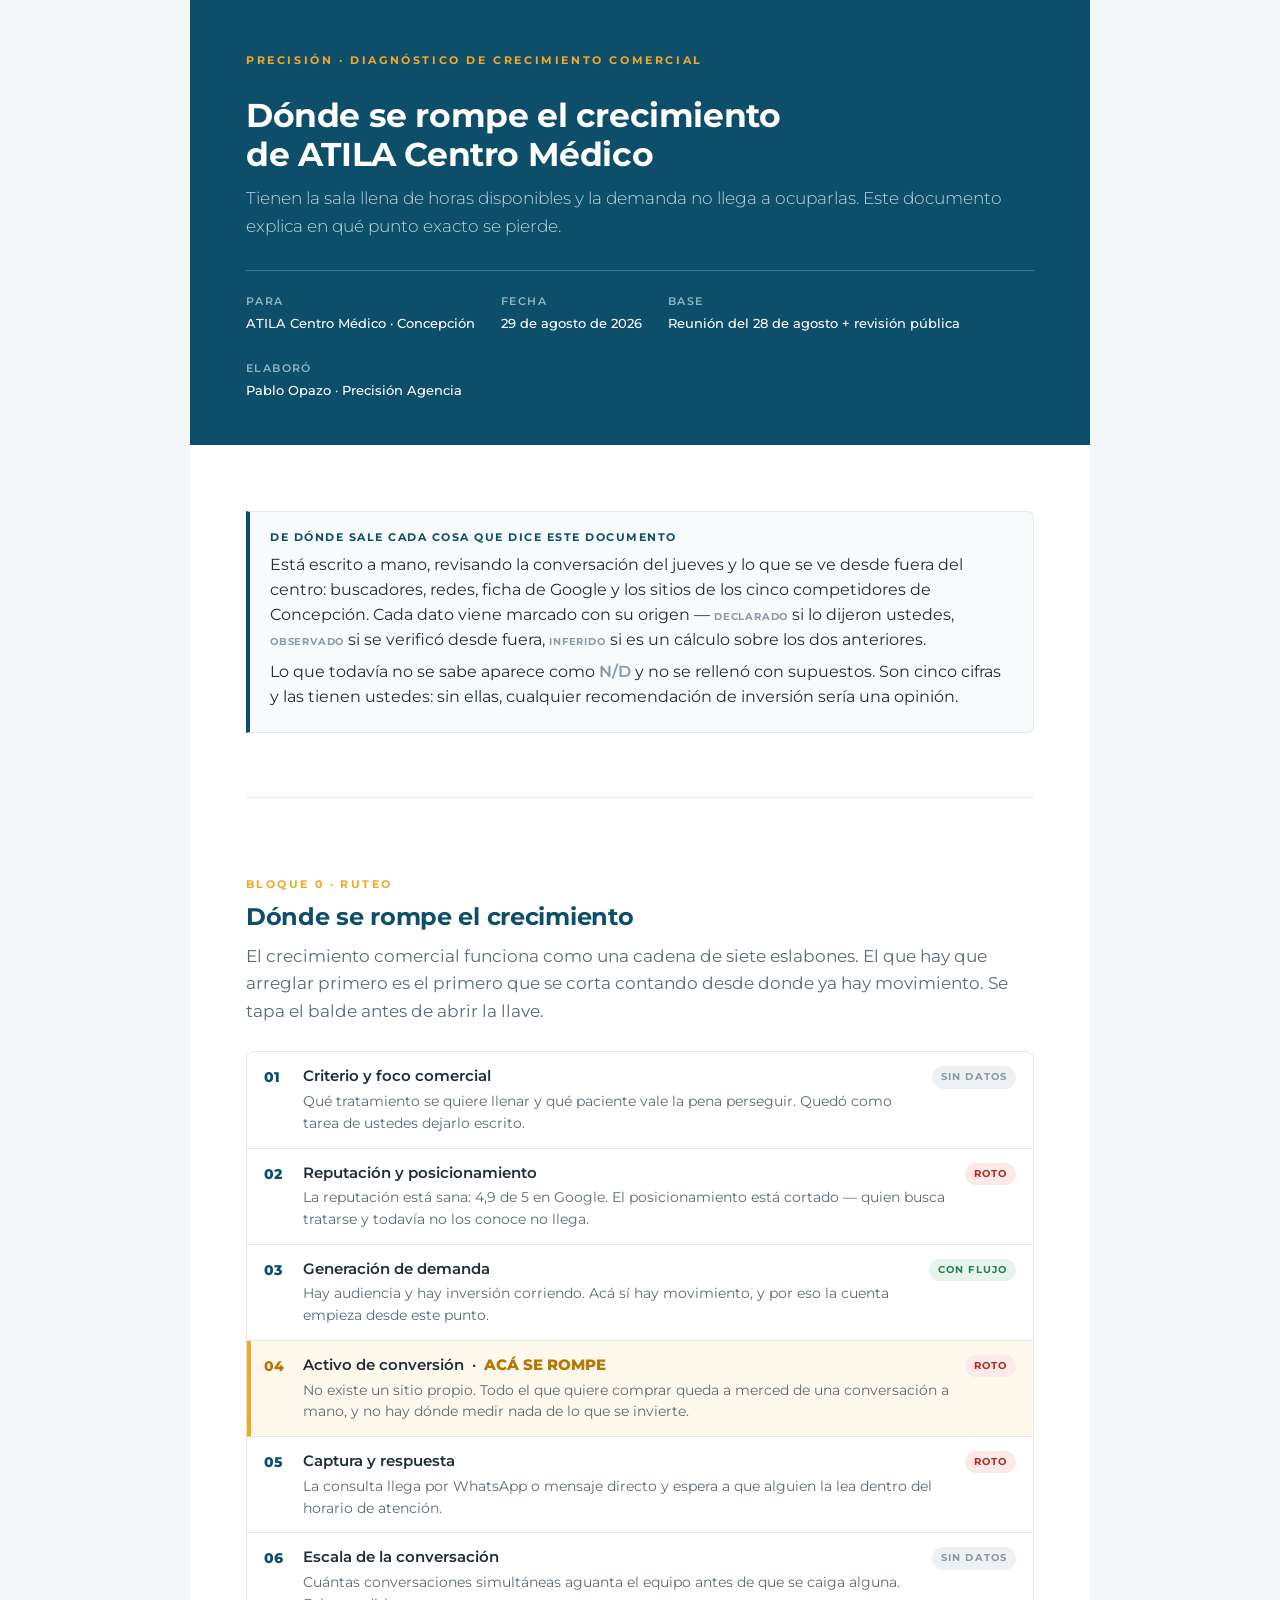
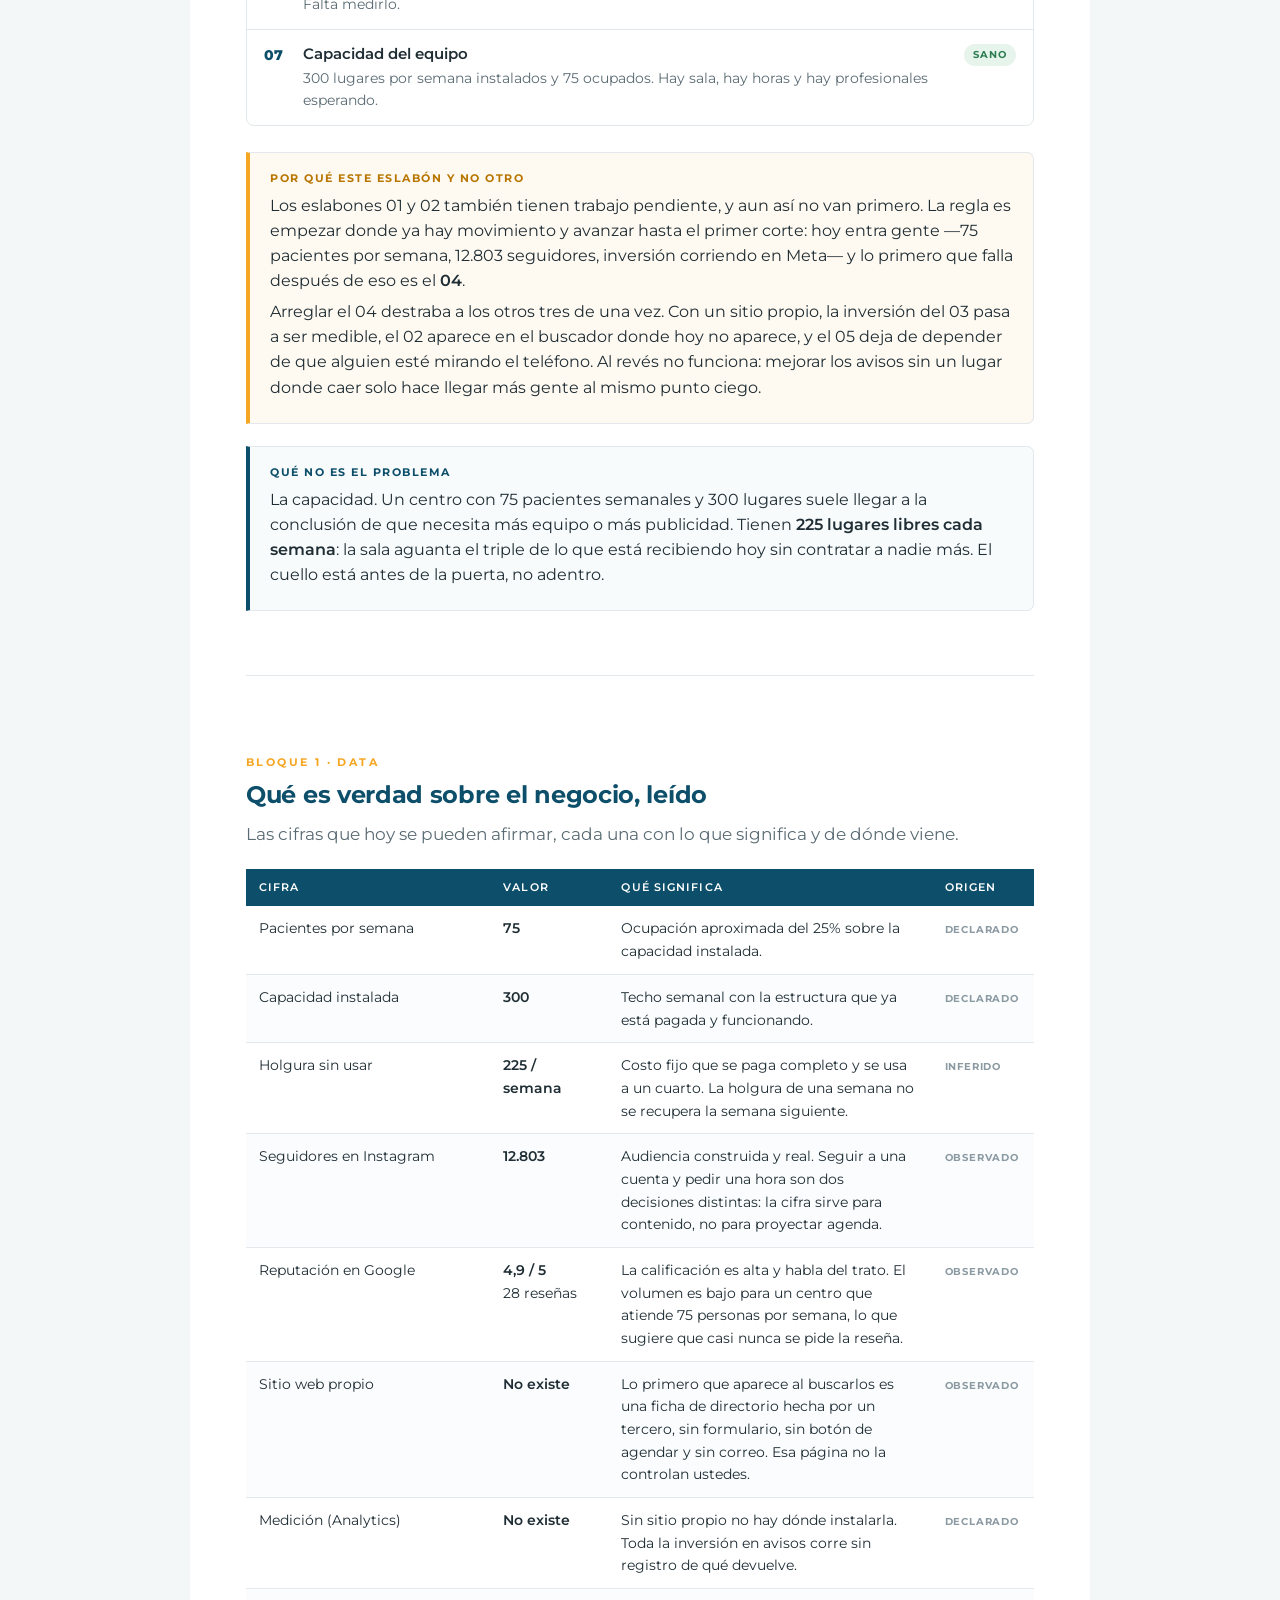
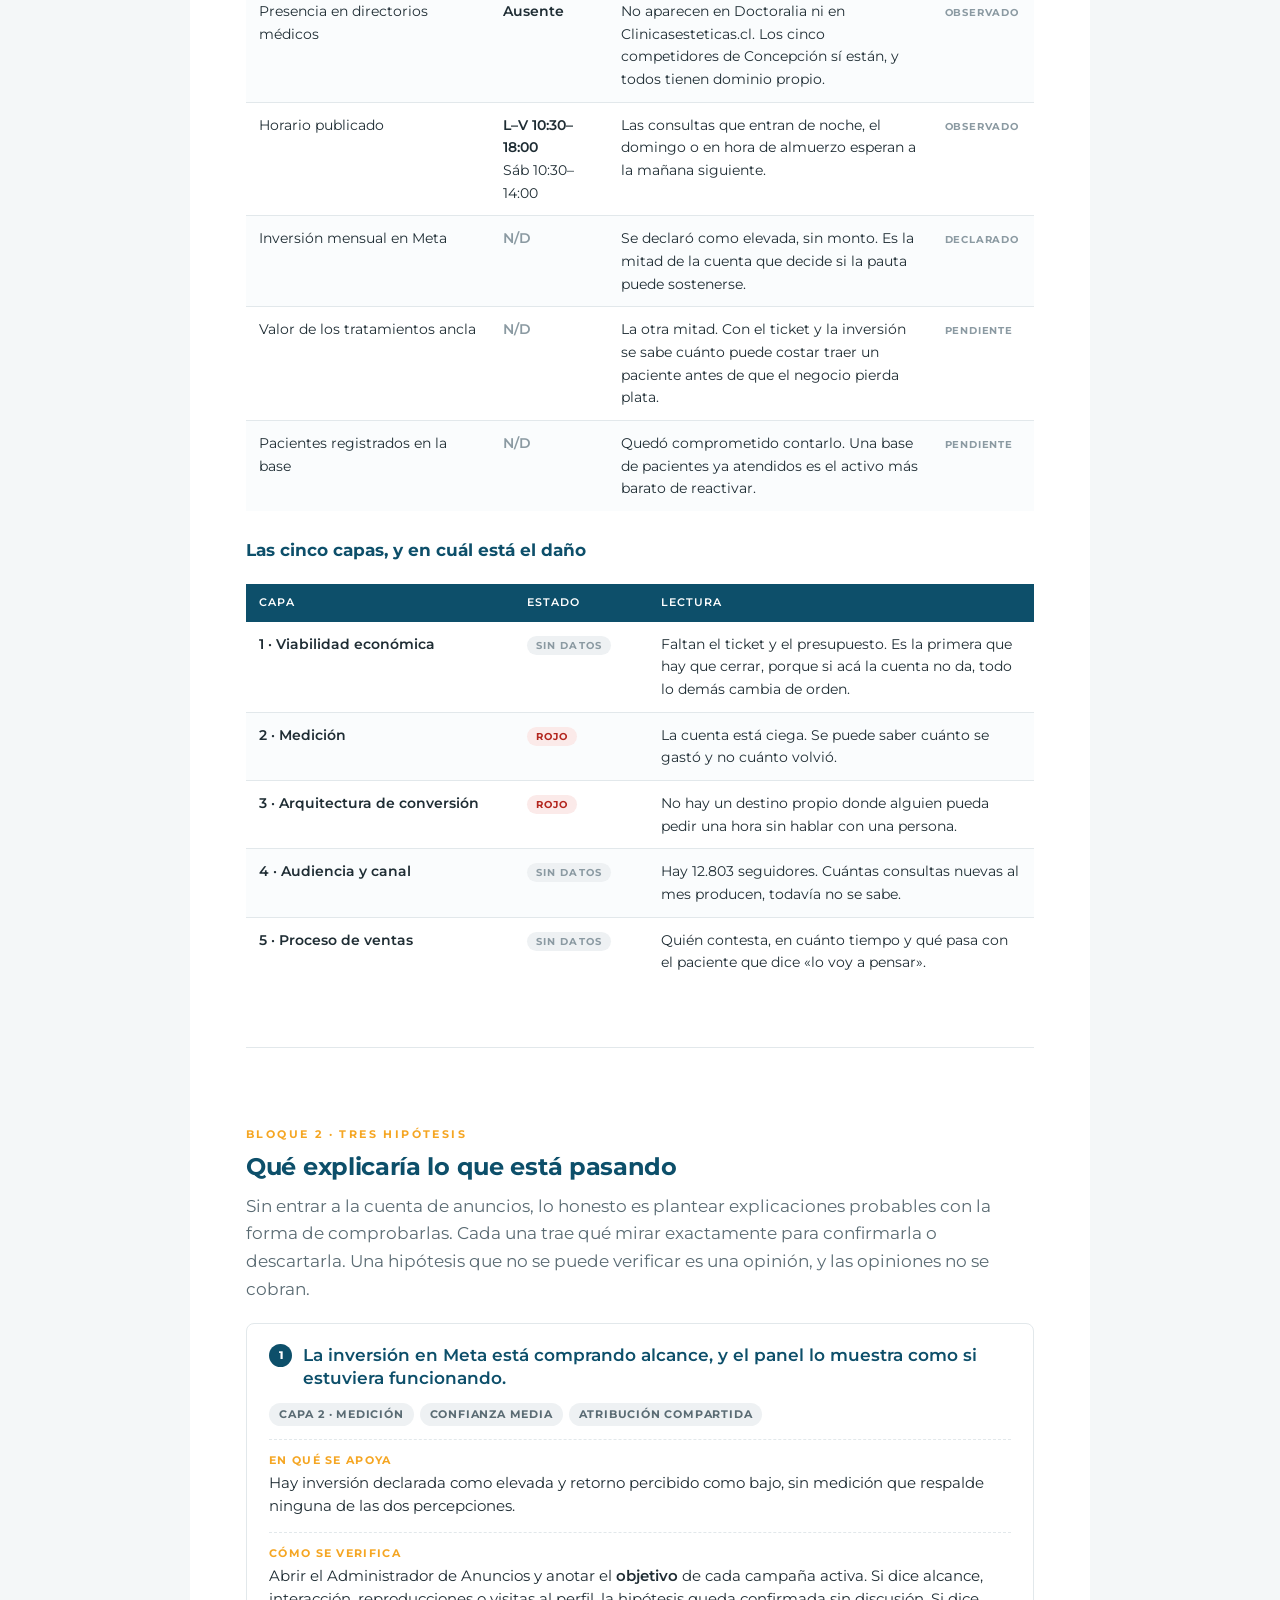
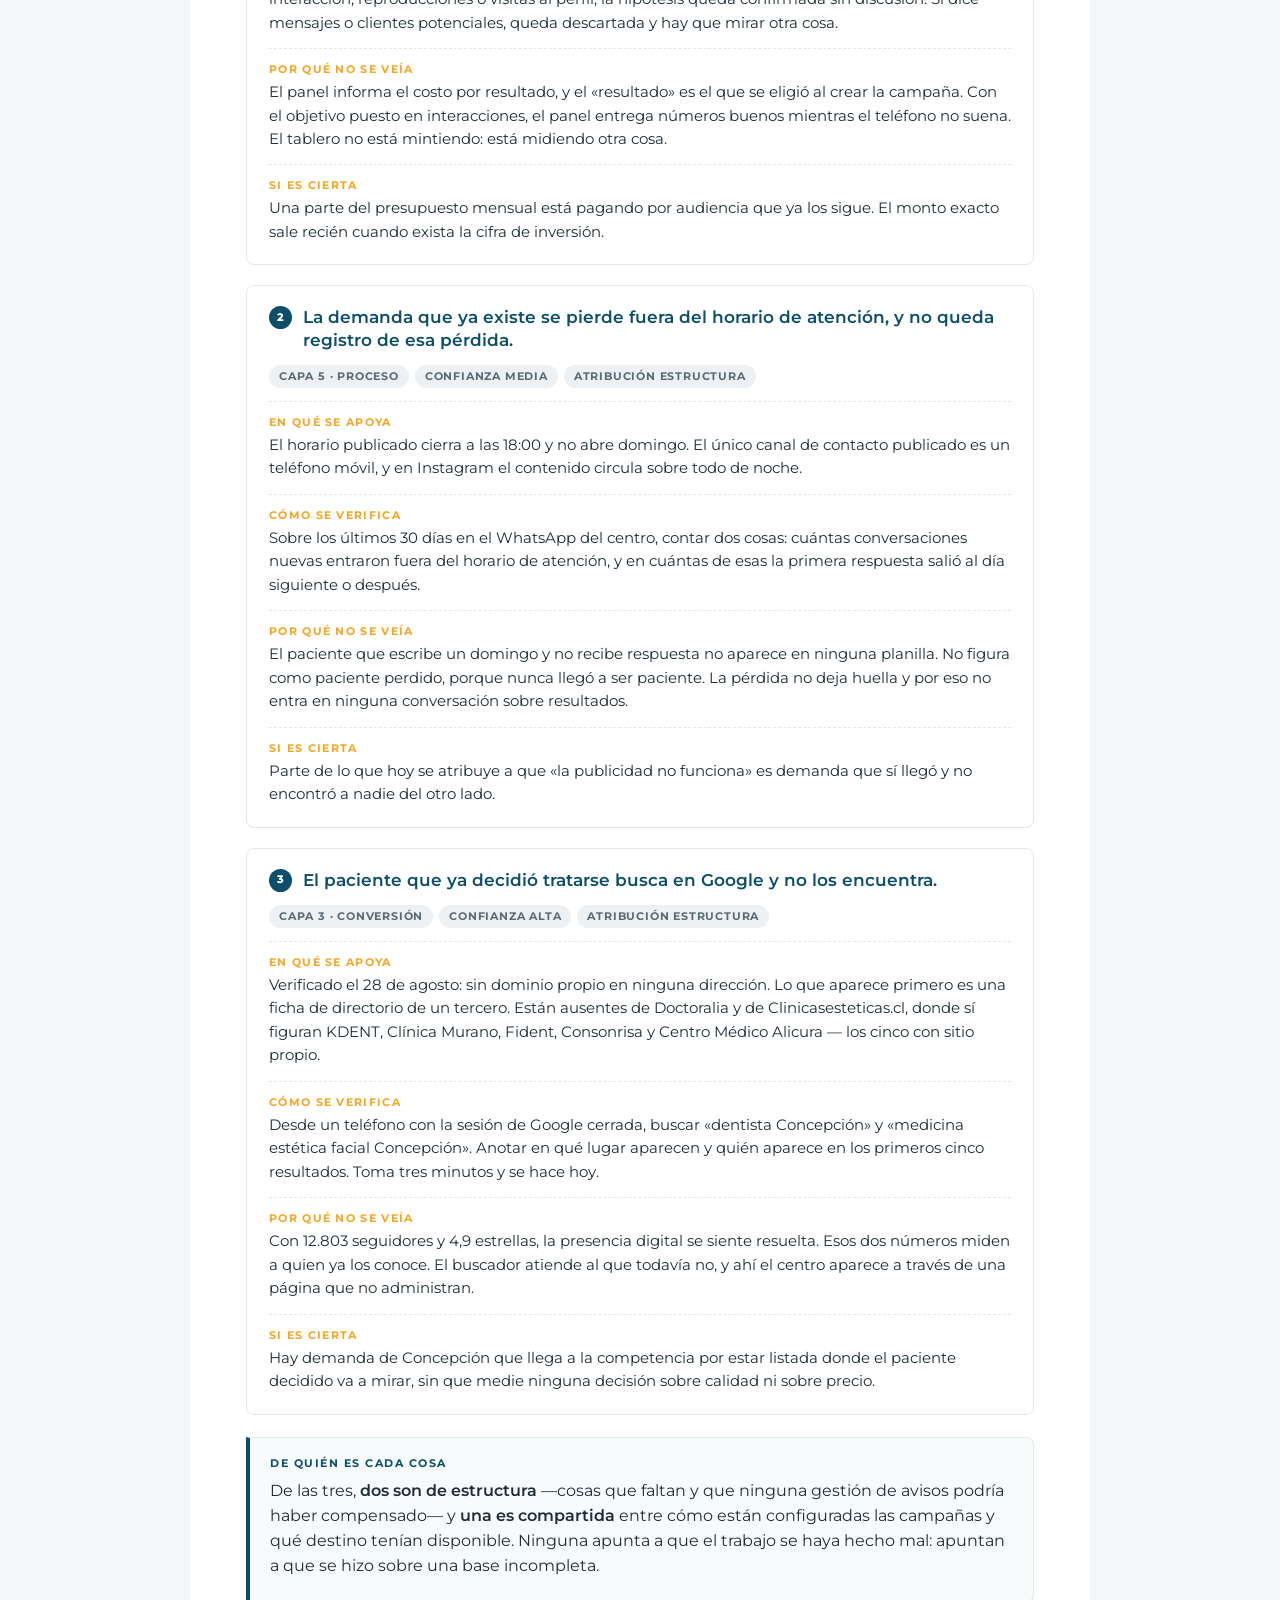
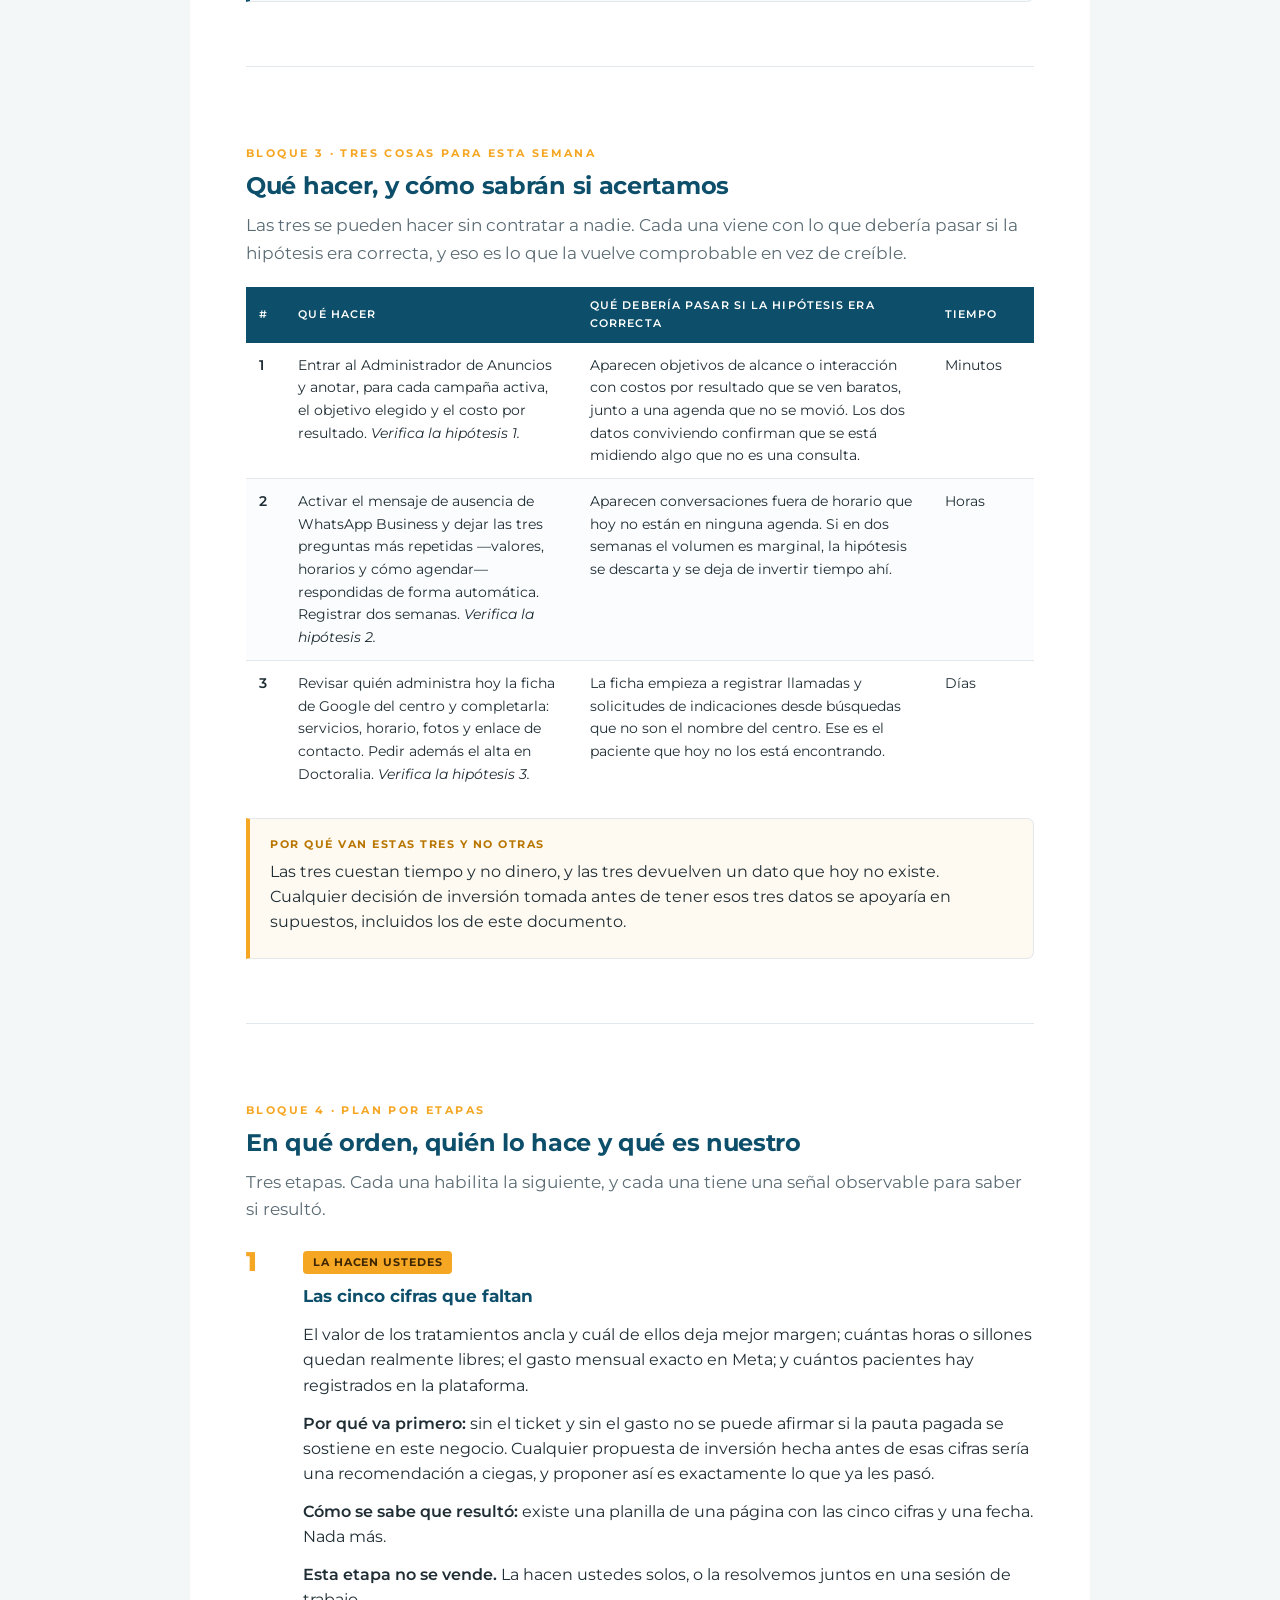
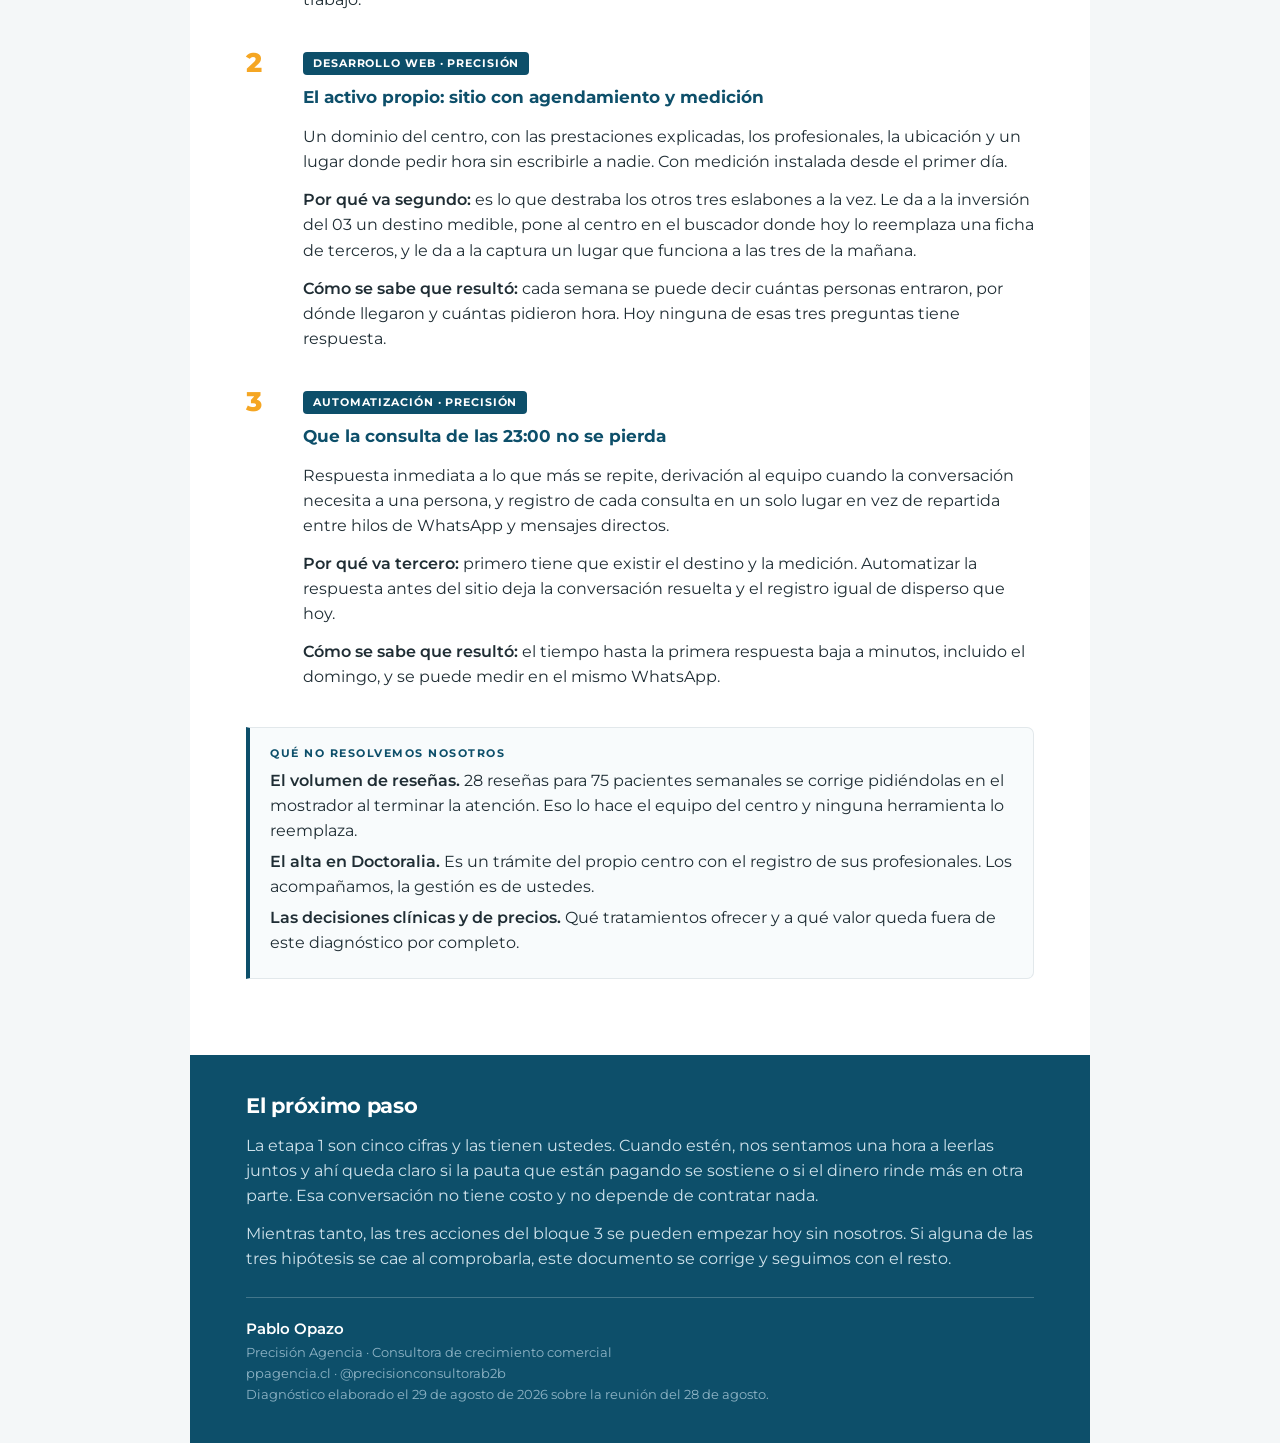
<file: 04 Cabina/ATILA_aplicado.html>
<!DOCTYPE html>
<html lang="es">
<head>
<meta charset="utf-8">
<meta name="viewport" content="width=device-width, initial-scale=1">
<title>ATILA Centro Médico · Diagnóstico de crecimiento comercial</title>
<link rel="preconnect" href="https://fonts.googleapis.com">
<link rel="preconnect" href="https://fonts.gstatic.com" crossorigin>
<link href="https://fonts.googleapis.com/css2?family=Montserrat:wght@300;400;500;600;700;800&display=swap" rel="stylesheet">
<style>
  :root{
    --petroleo:#0D4F6A; --petroleo-osc:#093a4e; --amber:#F5A623;
    --tinta:#1F2D34; --gris:#5A6B73; --linea:#E2E8EB; --papel:#FFFFFF; --fondo:#F4F7F8;
    --rojo:#B3261E; --verde:#2E7D52; --neutro:#8B9AA2;
  }
  *{box-sizing:border-box;margin:0;padding:0}
  body{font-family:'Montserrat',Arial,Helvetica,sans-serif;color:var(--tinta);
       background:var(--fondo);line-height:1.62;font-size:15.5px;-webkit-font-smoothing:antialiased}
  .hoja{max-width:900px;margin:0 auto;background:var(--papel)}
  .pad{padding:0 56px}
  @media(max-width:640px){.pad{padding:0 22px}body{font-size:15px}}

  /* Portada */
  .portada{background:var(--petroleo);color:#fff;padding:52px 56px 44px}
  @media(max-width:640px){.portada{padding:36px 22px 32px}}
  .marca{font-size:11px;letter-spacing:2.6px;font-weight:700;color:var(--amber);margin-bottom:26px}
  .portada h1{font-size:33px;line-height:1.2;font-weight:700;letter-spacing:-.4px}
  @media(max-width:640px){.portada h1{font-size:26px}}
  .portada .sub{font-size:17px;font-weight:300;color:#BFD6E1;margin-top:10px}
  .meta{display:flex;flex-wrap:wrap;gap:26px;margin-top:30px;padding-top:22px;
        border-top:1px solid rgba(255,255,255,.22)}
  .meta div{font-size:13px}
  .meta .k{color:#8FB4C6;font-size:10.5px;letter-spacing:1.4px;font-weight:600;margin-bottom:3px}
  .meta .v{color:#fff;font-weight:500}

  /* Secciones */
  .bloque{padding:44px 0 8px}
  .rot{font-size:10.5px;letter-spacing:2.4px;font-weight:700;color:var(--amber);margin-bottom:9px}
  h2{font-size:24px;font-weight:700;color:var(--petroleo);line-height:1.25;letter-spacing:-.3px}
  @media(max-width:640px){h2{font-size:20px}}
  h3{font-size:16.5px;font-weight:700;color:var(--petroleo);margin:26px 0 8px}
  p{margin:13px 0}
  .lead{font-size:17px;color:var(--gris);font-weight:400;margin-top:11px}
  .sep{height:1px;background:var(--linea);margin:34px 0}
  strong{font-weight:600;color:var(--tinta)}

  /* Cadena */
  .cadena{margin:26px 0;border:1px solid var(--linea);border-radius:8px;overflow:hidden}
  .esl{display:flex;align-items:flex-start;gap:15px;padding:13px 17px;border-bottom:1px solid var(--linea)}
  .esl:last-child{border-bottom:none}
  .esl.dom{background:#FFF8EC;border-left:4px solid var(--amber);padding-left:13px}
  .num{font-weight:800;font-size:14px;color:var(--petroleo);min-width:24px;padding-top:1px}
  .esl.dom .num{color:#B87600}
  .esl-cuerpo{flex:1;min-width:0}
  .esl-nom{font-weight:600;font-size:14.5px}
  .esl-lec{font-size:13.5px;color:var(--gris);margin-top:2px}
  .tag{font-size:10px;font-weight:700;letter-spacing:1.1px;padding:3px 9px;border-radius:20px;
       white-space:nowrap;margin-top:1px}
  .t-sano{background:#E6F4EC;color:var(--verde)}
  .t-roto{background:#FBEAE9;color:var(--rojo)}
  .t-sd{background:#EEF1F3;color:var(--neutro)}

  /* Cajas */
  .caja{border:1px solid var(--linea);border-left:4px solid var(--petroleo);
        background:#F8FBFC;padding:17px 20px;border-radius:0 7px 7px 0;margin:22px 0}
  .caja.amb{border-left-color:var(--amber);background:#FFFAF1}
  .caja .et{font-size:10.5px;letter-spacing:1.5px;font-weight:700;color:var(--petroleo);margin-bottom:6px}
  .caja.amb .et{color:#B87600}
  .caja p{margin:6px 0}

  /* Tablas */
  table{width:100%;border-collapse:collapse;margin:20px 0;font-size:14px}
  th{background:var(--petroleo);color:#fff;text-align:left;padding:10px 13px;
     font-size:11px;letter-spacing:1.1px;font-weight:600;text-transform:uppercase}
  td{padding:11px 13px;border-bottom:1px solid var(--linea);vertical-align:top}
  tr:last-child td{border-bottom:none}
  tbody tr:nth-child(even){background:#FAFCFD}
  .nd{color:var(--neutro);font-weight:600}
  .proc{font-size:10px;letter-spacing:.8px;font-weight:700;text-transform:uppercase;color:var(--neutro)}

  /* Hipótesis */
  .hip{border:1px solid var(--linea);border-radius:8px;padding:20px 22px;margin:20px 0;background:var(--papel)}
  .hip-cab{display:flex;align-items:baseline;gap:11px;margin-bottom:10px}
  .hip-n{font-size:11px;font-weight:800;color:#fff;background:var(--petroleo);
         width:23px;height:23px;border-radius:50%;display:flex;align-items:center;
         justify-content:center;flex-shrink:0;align-self:flex-start}
  .hip-en{font-size:16.5px;font-weight:600;color:var(--petroleo);line-height:1.38}
  .campo{margin-top:13px;padding-top:12px;border-top:1px dashed var(--linea)}
  .campo .k{font-size:10.5px;letter-spacing:1.3px;font-weight:700;color:var(--amber);margin-bottom:3px}
  .campo p{margin:0;font-size:14.5px}
  .pill{display:inline-block;font-size:10.5px;font-weight:700;letter-spacing:.8px;
        padding:3px 10px;border-radius:20px;background:#EEF1F3;color:var(--gris);margin-right:6px}

  /* Etapas */
  .etapa{display:flex;gap:17px;margin:24px 0}
  .etapa-n{font-size:27px;font-weight:800;color:var(--amber);line-height:1;min-width:40px}
  .etapa-c{flex:1;min-width:0}
  .etapa h3{margin:0 0 4px}
  .quien{display:inline-block;font-size:10.5px;font-weight:700;letter-spacing:.9px;
         padding:3px 10px;border-radius:4px;background:var(--petroleo);color:#fff;margin-bottom:9px}
  .quien.cli{background:var(--amber);color:#3D2600}

  ul{margin:11px 0 11px 19px}
  li{margin:6px 0}

  .cierre{background:var(--petroleo);color:#fff;padding:38px 56px;margin-top:46px}
  @media(max-width:640px){.cierre{padding:30px 22px}}
  .cierre h2{color:#fff;font-size:21px}
  .cierre p{color:#CFE2EB;font-size:15.5px}
  .firma{margin-top:26px;padding-top:20px;border-top:1px solid rgba(255,255,255,.22);font-size:13px;color:#8FB4C6}
  .firma b{color:#fff;font-weight:600;display:block;font-size:14.5px}

  @media print{
    body{background:#fff;font-size:11.5pt}
    .hoja{max-width:none}
    .bloque{page-break-inside:avoid}
    .hip,.etapa,.cadena{page-break-inside:avoid}
  }
</style>
</head>
<body>
<div class="hoja">

  <div class="portada">
    <div class="marca">PRECISIÓN · DIAGNÓSTICO DE CRECIMIENTO COMERCIAL</div>
    <h1>Dónde se rompe el crecimiento<br>de ATILA Centro Médico</h1>
    <p class="sub">Tienen la sala llena de horas disponibles y la demanda no llega a ocuparlas. Este documento explica en qué punto exacto se pierde.</p>
    <div class="meta">
      <div><div class="k">PARA</div><div class="v">ATILA Centro Médico · Concepción</div></div>
      <div><div class="k">FECHA</div><div class="v">29 de agosto de 2026</div></div>
      <div><div class="k">BASE</div><div class="v">Reunión del 28 de agosto + revisión pública</div></div>
      <div><div class="k">ELABORÓ</div><div class="v">Pablo Opazo · Precisión Agencia</div></div>
    </div>
  </div>

  <div class="pad">

    <div class="bloque">
      <div class="caja">
        <div class="et">DE DÓNDE SALE CADA COSA QUE DICE ESTE DOCUMENTO</div>
        <p>Está escrito a mano, revisando la conversación del jueves y lo que se ve desde fuera del centro: buscadores, redes, ficha de Google y los sitios de los cinco competidores de Concepción. Cada dato viene marcado con su origen — <span class="proc">declarado</span> si lo dijeron ustedes, <span class="proc">observado</span> si se verificó desde fuera, <span class="proc">inferido</span> si es un cálculo sobre los dos anteriores.</p>
        <p>Lo que todavía no se sabe aparece como <span class="nd">N/D</span> y no se rellenó con supuestos. Son cinco cifras y las tienen ustedes: sin ellas, cualquier recomendación de inversión sería una opinión.</p>
      </div>
    </div>

    <div class="sep"></div>

    <!-- BLOQUE 0 -->
    <div class="bloque">
      <div class="rot">BLOQUE 0 · RUTEO</div>
      <h2>Dónde se rompe el crecimiento</h2>
      <p class="lead">El crecimiento comercial funciona como una cadena de siete eslabones. El que hay que arreglar primero es el primero que se corta contando desde donde ya hay movimiento. Se tapa el balde antes de abrir la llave.</p>

      <div class="cadena">
        <div class="esl">
          <div class="num">01</div>
          <div class="esl-cuerpo">
            <div class="esl-nom">Criterio y foco comercial</div>
            <div class="esl-lec">Qué tratamiento se quiere llenar y qué paciente vale la pena perseguir. Quedó como tarea de ustedes dejarlo escrito.</div>
          </div>
          <div class="tag t-sd">SIN DATOS</div>
        </div>
        <div class="esl">
          <div class="num">02</div>
          <div class="esl-cuerpo">
            <div class="esl-nom">Reputación y posicionamiento</div>
            <div class="esl-lec">La reputación está sana: 4,9 de 5 en Google. El posicionamiento está cortado — quien busca tratarse y todavía no los conoce no llega.</div>
          </div>
          <div class="tag t-roto">ROTO</div>
        </div>
        <div class="esl">
          <div class="num">03</div>
          <div class="esl-cuerpo">
            <div class="esl-nom">Generación de demanda</div>
            <div class="esl-lec">Hay audiencia y hay inversión corriendo. Acá sí hay movimiento, y por eso la cuenta empieza desde este punto.</div>
          </div>
          <div class="tag t-sano">CON FLUJO</div>
        </div>
        <div class="esl dom">
          <div class="num">04</div>
          <div class="esl-cuerpo">
            <div class="esl-nom">Activo de conversión &nbsp;·&nbsp; <span style="color:#B87600;font-weight:800">ACÁ SE ROMPE</span></div>
            <div class="esl-lec">No existe un sitio propio. Todo el que quiere comprar queda a merced de una conversación a mano, y no hay dónde medir nada de lo que se invierte.</div>
          </div>
          <div class="tag t-roto">ROTO</div>
        </div>
        <div class="esl">
          <div class="num">05</div>
          <div class="esl-cuerpo">
            <div class="esl-nom">Captura y respuesta</div>
            <div class="esl-lec">La consulta llega por WhatsApp o mensaje directo y espera a que alguien la lea dentro del horario de atención.</div>
          </div>
          <div class="tag t-roto">ROTO</div>
        </div>
        <div class="esl">
          <div class="num">06</div>
          <div class="esl-cuerpo">
            <div class="esl-nom">Escala de la conversación</div>
            <div class="esl-lec">Cuántas conversaciones simultáneas aguanta el equipo antes de que se caiga alguna. Falta medirlo.</div>
          </div>
          <div class="tag t-sd">SIN DATOS</div>
        </div>
        <div class="esl">
          <div class="num">07</div>
          <div class="esl-cuerpo">
            <div class="esl-nom">Capacidad del equipo</div>
            <div class="esl-lec">300 lugares por semana instalados y 75 ocupados. Hay sala, hay horas y hay profesionales esperando.</div>
          </div>
          <div class="tag t-sano">SANO</div>
        </div>
      </div>

      <div class="caja amb">
        <div class="et">POR QUÉ ESTE ESLABÓN Y NO OTRO</div>
        <p>Los eslabones 01 y 02 también tienen trabajo pendiente, y aun así no van primero. La regla es empezar donde ya hay movimiento y avanzar hasta el primer corte: hoy entra gente —75 pacientes por semana, 12.803 seguidores, inversión corriendo en Meta— y lo primero que falla después de eso es el <strong>04</strong>.</p>
        <p>Arreglar el 04 destraba a los otros tres de una vez. Con un sitio propio, la inversión del 03 pasa a ser medible, el 02 aparece en el buscador donde hoy no aparece, y el 05 deja de depender de que alguien esté mirando el teléfono. Al revés no funciona: mejorar los avisos sin un lugar donde caer solo hace llegar más gente al mismo punto ciego.</p>
      </div>

      <div class="caja">
        <div class="et">QUÉ NO ES EL PROBLEMA</div>
        <p>La capacidad. Un centro con 75 pacientes semanales y 300 lugares suele llegar a la conclusión de que necesita más equipo o más publicidad. Tienen <strong>225 lugares libres cada semana</strong>: la sala aguanta el triple de lo que está recibiendo hoy sin contratar a nadie más. El cuello está antes de la puerta, no adentro.</p>
      </div>
    </div>

    <div class="sep"></div>

    <!-- BLOQUE 1 -->
    <div class="bloque">
      <div class="rot">BLOQUE 1 · DATA</div>
      <h2>Qué es verdad sobre el negocio, leído</h2>
      <p class="lead">Las cifras que hoy se pueden afirmar, cada una con lo que significa y de dónde viene.</p>

      <table>
        <thead><tr><th style="width:31%">Cifra</th><th style="width:15%">Valor</th><th>Qué significa</th><th style="width:13%">Origen</th></tr></thead>
        <tbody>
          <tr><td>Pacientes por semana</td><td><strong>75</strong></td><td>Ocupación aproximada del 25% sobre la capacidad instalada.</td><td><span class="proc">Declarado</span></td></tr>
          <tr><td>Capacidad instalada</td><td><strong>300</strong></td><td>Techo semanal con la estructura que ya está pagada y funcionando.</td><td><span class="proc">Declarado</span></td></tr>
          <tr><td>Holgura sin usar</td><td><strong>225 / semana</strong></td><td>Costo fijo que se paga completo y se usa a un cuarto. La holgura de una semana no se recupera la semana siguiente.</td><td><span class="proc">Inferido</span></td></tr>
          <tr><td>Seguidores en Instagram</td><td><strong>12.803</strong></td><td>Audiencia construida y real. Seguir a una cuenta y pedir una hora son dos decisiones distintas: la cifra sirve para contenido, no para proyectar agenda.</td><td><span class="proc">Observado</span></td></tr>
          <tr><td>Reputación en Google</td><td><strong>4,9 / 5</strong><br>28 reseñas</td><td>La calificación es alta y habla del trato. El volumen es bajo para un centro que atiende 75 personas por semana, lo que sugiere que casi nunca se pide la reseña.</td><td><span class="proc">Observado</span></td></tr>
          <tr><td>Sitio web propio</td><td><strong>No existe</strong></td><td>Lo primero que aparece al buscarlos es una ficha de directorio hecha por un tercero, sin formulario, sin botón de agendar y sin correo. Esa página no la controlan ustedes.</td><td><span class="proc">Observado</span></td></tr>
          <tr><td>Medición (Analytics)</td><td><strong>No existe</strong></td><td>Sin sitio propio no hay dónde instalarla. Toda la inversión en avisos corre sin registro de qué devuelve.</td><td><span class="proc">Declarado</span></td></tr>
          <tr><td>Presencia en directorios médicos</td><td><strong>Ausente</strong></td><td>No aparecen en Doctoralia ni en Clinicasesteticas.cl. Los cinco competidores de Concepción sí están, y todos tienen dominio propio.</td><td><span class="proc">Observado</span></td></tr>
          <tr><td>Horario publicado</td><td><strong>L–V 10:30–18:00</strong><br>Sáb 10:30–14:00</td><td>Las consultas que entran de noche, el domingo o en hora de almuerzo esperan a la mañana siguiente.</td><td><span class="proc">Observado</span></td></tr>
          <tr><td>Inversión mensual en Meta</td><td class="nd">N/D</td><td>Se declaró como elevada, sin monto. Es la mitad de la cuenta que decide si la pauta puede sostenerse.</td><td><span class="proc">Declarado</span></td></tr>
          <tr><td>Valor de los tratamientos ancla</td><td class="nd">N/D</td><td>La otra mitad. Con el ticket y la inversión se sabe cuánto puede costar traer un paciente antes de que el negocio pierda plata.</td><td><span class="proc">Pendiente</span></td></tr>
          <tr><td>Pacientes registrados en la base</td><td class="nd">N/D</td><td>Quedó comprometido contarlo. Una base de pacientes ya atendidos es el activo más barato de reactivar.</td><td><span class="proc">Pendiente</span></td></tr>
        </tbody>
      </table>

      <h3>Las cinco capas, y en cuál está el daño</h3>
      <table>
        <thead><tr><th style="width:34%">Capa</th><th style="width:17%">Estado</th><th>Lectura</th></tr></thead>
        <tbody>
          <tr><td><strong>1 · Viabilidad económica</strong></td><td><span class="tag t-sd">SIN DATOS</span></td><td>Faltan el ticket y el presupuesto. Es la primera que hay que cerrar, porque si acá la cuenta no da, todo lo demás cambia de orden.</td></tr>
          <tr><td><strong>2 · Medición</strong></td><td><span class="tag t-roto">ROJO</span></td><td>La cuenta está ciega. Se puede saber cuánto se gastó y no cuánto volvió.</td></tr>
          <tr><td><strong>3 · Arquitectura de conversión</strong></td><td><span class="tag t-roto">ROJO</span></td><td>No hay un destino propio donde alguien pueda pedir una hora sin hablar con una persona.</td></tr>
          <tr><td><strong>4 · Audiencia y canal</strong></td><td><span class="tag t-sd">SIN DATOS</span></td><td>Hay 12.803 seguidores. Cuántas consultas nuevas al mes producen, todavía no se sabe.</td></tr>
          <tr><td><strong>5 · Proceso de ventas</strong></td><td><span class="tag t-sd">SIN DATOS</span></td><td>Quién contesta, en cuánto tiempo y qué pasa con el paciente que dice «lo voy a pensar».</td></tr>
        </tbody>
      </table>
    </div>

    <div class="sep"></div>

    <!-- BLOQUE 2 -->
    <div class="bloque">
      <div class="rot">BLOQUE 2 · TRES HIPÓTESIS</div>
      <h2>Qué explicaría lo que está pasando</h2>
      <p class="lead">Sin entrar a la cuenta de anuncios, lo honesto es plantear explicaciones probables con la forma de comprobarlas. Cada una trae qué mirar exactamente para confirmarla o descartarla. Una hipótesis que no se puede verificar es una opinión, y las opiniones no se cobran.</p>

      <div class="hip">
        <div class="hip-cab"><div class="hip-n">1</div>
          <div class="hip-en">La inversión en Meta está comprando alcance, y el panel lo muestra como si estuviera funcionando.</div></div>
        <div><span class="pill">CAPA 2 · MEDICIÓN</span><span class="pill">CONFIANZA MEDIA</span><span class="pill">ATRIBUCIÓN COMPARTIDA</span></div>
        <div class="campo"><div class="k">EN QUÉ SE APOYA</div>
          <p>Hay inversión declarada como elevada y retorno percibido como bajo, sin medición que respalde ninguna de las dos percepciones.</p></div>
        <div class="campo"><div class="k">CÓMO SE VERIFICA</div>
          <p>Abrir el Administrador de Anuncios y anotar el <strong>objetivo</strong> de cada campaña activa. Si dice alcance, interacción, reproducciones o visitas al perfil, la hipótesis queda confirmada sin discusión. Si dice mensajes o clientes potenciales, queda descartada y hay que mirar otra cosa.</p></div>
        <div class="campo"><div class="k">POR QUÉ NO SE VEÍA</div>
          <p>El panel informa el costo por resultado, y el «resultado» es el que se eligió al crear la campaña. Con el objetivo puesto en interacciones, el panel entrega números buenos mientras el teléfono no suena. El tablero no está mintiendo: está midiendo otra cosa.</p></div>
        <div class="campo"><div class="k">SI ES CIERTA</div>
          <p>Una parte del presupuesto mensual está pagando por audiencia que ya los sigue. El monto exacto sale recién cuando exista la cifra de inversión.</p></div>
      </div>

      <div class="hip">
        <div class="hip-cab"><div class="hip-n">2</div>
          <div class="hip-en">La demanda que ya existe se pierde fuera del horario de atención, y no queda registro de esa pérdida.</div></div>
        <div><span class="pill">CAPA 5 · PROCESO</span><span class="pill">CONFIANZA MEDIA</span><span class="pill">ATRIBUCIÓN ESTRUCTURA</span></div>
        <div class="campo"><div class="k">EN QUÉ SE APOYA</div>
          <p>El horario publicado cierra a las 18:00 y no abre domingo. El único canal de contacto publicado es un teléfono móvil, y en Instagram el contenido circula sobre todo de noche.</p></div>
        <div class="campo"><div class="k">CÓMO SE VERIFICA</div>
          <p>Sobre los últimos 30 días en el WhatsApp del centro, contar dos cosas: cuántas conversaciones nuevas entraron fuera del horario de atención, y en cuántas de esas la primera respuesta salió al día siguiente o después.</p></div>
        <div class="campo"><div class="k">POR QUÉ NO SE VEÍA</div>
          <p>El paciente que escribe un domingo y no recibe respuesta no aparece en ninguna planilla. No figura como paciente perdido, porque nunca llegó a ser paciente. La pérdida no deja huella y por eso no entra en ninguna conversación sobre resultados.</p></div>
        <div class="campo"><div class="k">SI ES CIERTA</div>
          <p>Parte de lo que hoy se atribuye a que «la publicidad no funciona» es demanda que sí llegó y no encontró a nadie del otro lado.</p></div>
      </div>

      <div class="hip">
        <div class="hip-cab"><div class="hip-n">3</div>
          <div class="hip-en">El paciente que ya decidió tratarse busca en Google y no los encuentra.</div></div>
        <div><span class="pill">CAPA 3 · CONVERSIÓN</span><span class="pill">CONFIANZA ALTA</span><span class="pill">ATRIBUCIÓN ESTRUCTURA</span></div>
        <div class="campo"><div class="k">EN QUÉ SE APOYA</div>
          <p>Verificado el 28 de agosto: sin dominio propio en ninguna dirección. Lo que aparece primero es una ficha de directorio de un tercero. Están ausentes de Doctoralia y de Clinicasesteticas.cl, donde sí figuran KDENT, Clínica Murano, Fident, Consonrisa y Centro Médico Alicura — los cinco con sitio propio.</p></div>
        <div class="campo"><div class="k">CÓMO SE VERIFICA</div>
          <p>Desde un teléfono con la sesión de Google cerrada, buscar «dentista Concepción» y «medicina estética facial Concepción». Anotar en qué lugar aparecen y quién aparece en los primeros cinco resultados. Toma tres minutos y se hace hoy.</p></div>
        <div class="campo"><div class="k">POR QUÉ NO SE VEÍA</div>
          <p>Con 12.803 seguidores y 4,9 estrellas, la presencia digital se siente resuelta. Esos dos números miden a quien ya los conoce. El buscador atiende al que todavía no, y ahí el centro aparece a través de una página que no administran.</p></div>
        <div class="campo"><div class="k">SI ES CIERTA</div>
          <p>Hay demanda de Concepción que llega a la competencia por estar listada donde el paciente decidido va a mirar, sin que medie ninguna decisión sobre calidad ni sobre precio.</p></div>
      </div>

      <div class="caja">
        <div class="et">DE QUIÉN ES CADA COSA</div>
        <p>De las tres, <strong>dos son de estructura</strong> —cosas que faltan y que ninguna gestión de avisos podría haber compensado— y <strong>una es compartida</strong> entre cómo están configuradas las campañas y qué destino tenían disponible. Ninguna apunta a que el trabajo se haya hecho mal: apuntan a que se hizo sobre una base incompleta.</p>
      </div>
    </div>

    <div class="sep"></div>

    <!-- BLOQUE 3 -->
    <div class="bloque">
      <div class="rot">BLOQUE 3 · TRES COSAS PARA ESTA SEMANA</div>
      <h2>Qué hacer, y cómo sabrán si acertamos</h2>
      <p class="lead">Las tres se pueden hacer sin contratar a nadie. Cada una viene con lo que debería pasar si la hipótesis era correcta, y eso es lo que la vuelve comprobable en vez de creíble.</p>

      <table>
        <thead><tr><th style="width:5%">#</th><th style="width:37%">Qué hacer</th><th>Qué debería pasar si la hipótesis era correcta</th><th style="width:13%">Tiempo</th></tr></thead>
        <tbody>
          <tr>
            <td><strong>1</strong></td>
            <td>Entrar al Administrador de Anuncios y anotar, para cada campaña activa, el objetivo elegido y el costo por resultado. <em>Verifica la hipótesis 1.</em></td>
            <td>Aparecen objetivos de alcance o interacción con costos por resultado que se ven baratos, junto a una agenda que no se movió. Los dos datos conviviendo confirman que se está midiendo algo que no es una consulta.</td>
            <td>Minutos</td>
          </tr>
          <tr>
            <td><strong>2</strong></td>
            <td>Activar el mensaje de ausencia de WhatsApp Business y dejar las tres preguntas más repetidas —valores, horarios y cómo agendar— respondidas de forma automática. Registrar dos semanas. <em>Verifica la hipótesis 2.</em></td>
            <td>Aparecen conversaciones fuera de horario que hoy no están en ninguna agenda. Si en dos semanas el volumen es marginal, la hipótesis se descarta y se deja de invertir tiempo ahí.</td>
            <td>Horas</td>
          </tr>
          <tr>
            <td><strong>3</strong></td>
            <td>Revisar quién administra hoy la ficha de Google del centro y completarla: servicios, horario, fotos y enlace de contacto. Pedir además el alta en Doctoralia. <em>Verifica la hipótesis 3.</em></td>
            <td>La ficha empieza a registrar llamadas y solicitudes de indicaciones desde búsquedas que no son el nombre del centro. Ese es el paciente que hoy no los está encontrando.</td>
            <td>Días</td>
          </tr>
        </tbody>
      </table>

      <div class="caja amb">
        <div class="et">POR QUÉ VAN ESTAS TRES Y NO OTRAS</div>
        <p>Las tres cuestan tiempo y no dinero, y las tres devuelven un dato que hoy no existe. Cualquier decisión de inversión tomada antes de tener esos tres datos se apoyaría en supuestos, incluidos los de este documento.</p>
      </div>
    </div>

    <div class="sep"></div>

    <!-- BLOQUE 4 -->
    <div class="bloque">
      <div class="rot">BLOQUE 4 · PLAN POR ETAPAS</div>
      <h2>En qué orden, quién lo hace y qué es nuestro</h2>
      <p class="lead">Tres etapas. Cada una habilita la siguiente, y cada una tiene una señal observable para saber si resultó.</p>

      <div class="etapa">
        <div class="etapa-n">1</div>
        <div class="etapa-c">
          <span class="quien cli">LA HACEN USTEDES</span>
          <h3>Las cinco cifras que faltan</h3>
          <p>El valor de los tratamientos ancla y cuál de ellos deja mejor margen; cuántas horas o sillones quedan realmente libres; el gasto mensual exacto en Meta; y cuántos pacientes hay registrados en la plataforma.</p>
          <p><strong>Por qué va primero:</strong> sin el ticket y sin el gasto no se puede afirmar si la pauta pagada se sostiene en este negocio. Cualquier propuesta de inversión hecha antes de esas cifras sería una recomendación a ciegas, y proponer así es exactamente lo que ya les pasó.</p>
          <p><strong>Cómo se sabe que resultó:</strong> existe una planilla de una página con las cinco cifras y una fecha. Nada más.</p>
          <p><strong>Esta etapa no se vende.</strong> La hacen ustedes solos, o la resolvemos juntos en una sesión de trabajo.</p>
        </div>
      </div>

      <div class="etapa">
        <div class="etapa-n">2</div>
        <div class="etapa-c">
          <span class="quien">DESARROLLO WEB · PRECISIÓN</span>
          <h3>El activo propio: sitio con agendamiento y medición</h3>
          <p>Un dominio del centro, con las prestaciones explicadas, los profesionales, la ubicación y un lugar donde pedir hora sin escribirle a nadie. Con medición instalada desde el primer día.</p>
          <p><strong>Por qué va segundo:</strong> es lo que destraba los otros tres eslabones a la vez. Le da a la inversión del 03 un destino medible, pone al centro en el buscador donde hoy lo reemplaza una ficha de terceros, y le da a la captura un lugar que funciona a las tres de la mañana.</p>
          <p><strong>Cómo se sabe que resultó:</strong> cada semana se puede decir cuántas personas entraron, por dónde llegaron y cuántas pidieron hora. Hoy ninguna de esas tres preguntas tiene respuesta.</p>
        </div>
      </div>

      <div class="etapa">
        <div class="etapa-n">3</div>
        <div class="etapa-c">
          <span class="quien">AUTOMATIZACIÓN · PRECISIÓN</span>
          <h3>Que la consulta de las 23:00 no se pierda</h3>
          <p>Respuesta inmediata a lo que más se repite, derivación al equipo cuando la conversación necesita a una persona, y registro de cada consulta en un solo lugar en vez de repartida entre hilos de WhatsApp y mensajes directos.</p>
          <p><strong>Por qué va tercero:</strong> primero tiene que existir el destino y la medición. Automatizar la respuesta antes del sitio deja la conversación resuelta y el registro igual de disperso que hoy.</p>
          <p><strong>Cómo se sabe que resultó:</strong> el tiempo hasta la primera respuesta baja a minutos, incluido el domingo, y se puede medir en el mismo WhatsApp.</p>
        </div>
      </div>

      <div class="caja">
        <div class="et">QUÉ NO RESOLVEMOS NOSOTROS</div>
        <p><strong>El volumen de reseñas.</strong> 28 reseñas para 75 pacientes semanales se corrige pidiéndolas en el mostrador al terminar la atención. Eso lo hace el equipo del centro y ninguna herramienta lo reemplaza.</p>
        <p><strong>El alta en Doctoralia.</strong> Es un trámite del propio centro con el registro de sus profesionales. Los acompañamos, la gestión es de ustedes.</p>
        <p><strong>Las decisiones clínicas y de precios.</strong> Qué tratamientos ofrecer y a qué valor queda fuera de este diagnóstico por completo.</p>
      </div>
    </div>

  </div>

  <div class="cierre">
    <h2>El próximo paso</h2>
    <p>La etapa 1 son cinco cifras y las tienen ustedes. Cuando estén, nos sentamos una hora a leerlas juntos y ahí queda claro si la pauta que están pagando se sostiene o si el dinero rinde más en otra parte. Esa conversación no tiene costo y no depende de contratar nada.</p>
    <p>Mientras tanto, las tres acciones del bloque 3 se pueden empezar hoy sin nosotros. Si alguna de las tres hipótesis se cae al comprobarla, este documento se corrige y seguimos con el resto.</p>
    <div class="firma">
      <b>Pablo Opazo</b>
      Precisión Agencia · Consultora de crecimiento comercial<br>
      ppagencia.cl · @precisionconsultorab2b<br>
      Diagnóstico elaborado el 29 de agosto de 2026 sobre la reunión del 28 de agosto.
    </div>
  </div>

</div>
</body>
</html>
</file>
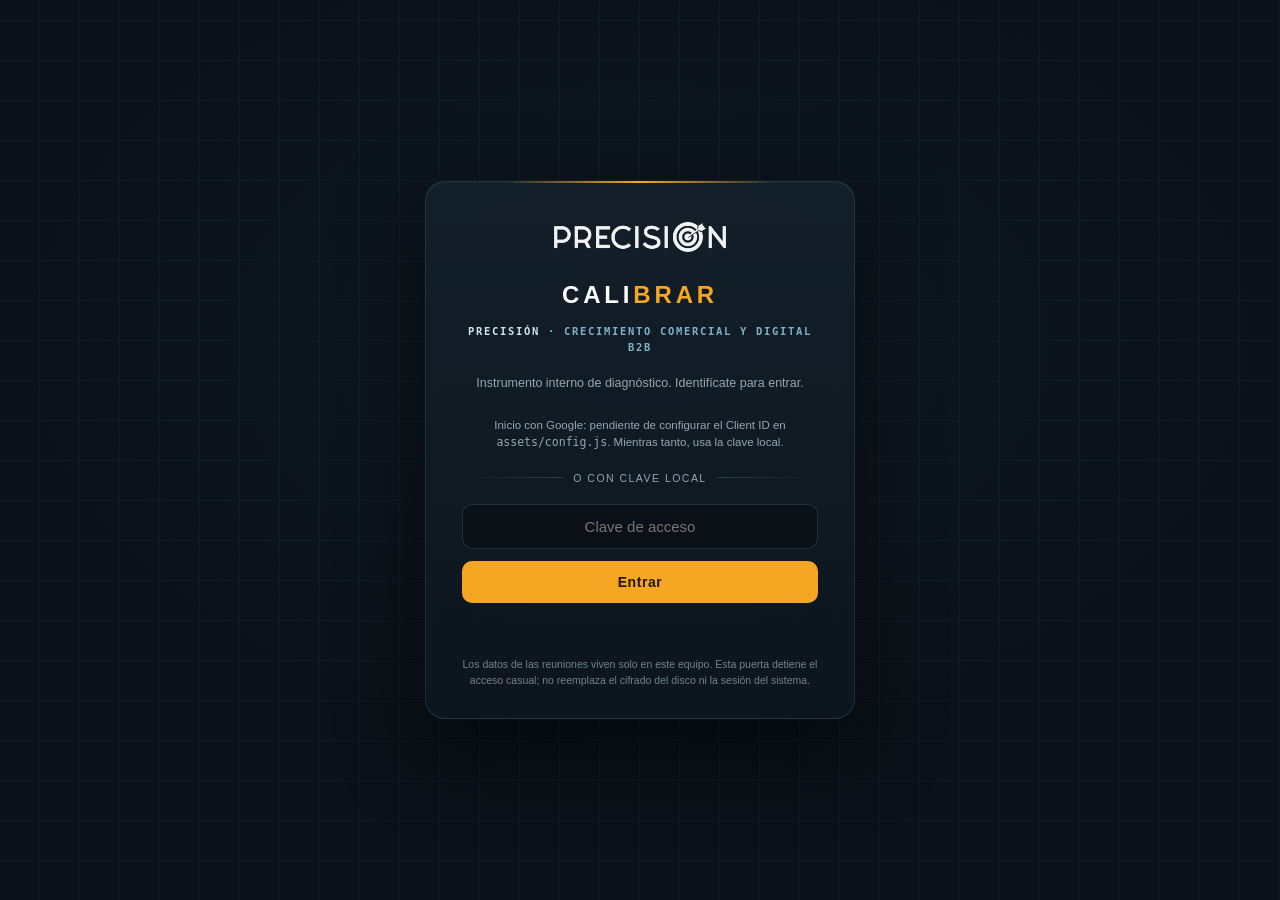
<file: 04 Cabina/guia.html>
<!doctype html>
<html lang="es">
<head>
<meta charset="utf-8">
<meta name="viewport" content="width=device-width, initial-scale=1">
<meta name="robots" content="noindex">
<title>Calibrar · Guía de uso — Precisión Agencia</title>
<script src="assets/config.js?v=12"></script>
<script src="assets/auth.js?v=12"></script>
<script>exigirLogin();</script>
<link rel="stylesheet" href="assets/cabina.css?v=12">
</head>
<body>
<header class="top">
  <img src="../03 Front/assets/logo-precision-blanco.png" alt="Precisión">
  <span class="app">CALI<b>BRAR</b> · GUÍA</span>
  <nav>
    <a href="reunion.html">Reunión</a>
    <a class="act" href="guia.html">Guía</a>
    <a href="resultados.html">Resultados</a>
  </nav>
</header>

<main class="guia">
  <h2>Qué es esta herramienta</h2>
  <p>La cabina para conducir el diagnóstico Calibrar en una reunión. Son tres páginas con roles
     distintos: <b>Reunión</b> es tu instrumento de trabajo mientras conversas; <b>Resultados</b>
     es el documento que puede ver el prospecto; esta guía es el manual. Todo corre en tu navegador,
     sin conexión y sin enviar nada a ninguna parte — las respuestas se guardan solas en este equipo
     y sobreviven si cierras la pestaña.</p>

  <div class="regla">
    <b>Regla número uno — qué se comparte y qué no.</b> En una videollamada, lo único que se puede
    mostrar es la página <b>Resultados</b>, compartiendo <b>solo esa ventana</b> (nunca la pantalla
    completa). La página Reunión es tu panel: contiene el veredicto interno, las contradicciones
    detectadas y lo que aún no se puede afirmar. Eso no lo ve nadie más que tú.
  </div>

  <div class="regla ok">
    <b>Resultados se protege solo y se arma en tiempo real.</b> Déjala abierta en una segunda
    ventana: se rearma sola con cada respuesta que marques en Reunión. Mientras el diagnóstico
    no tenga evidencia suficiente (eslabón dominante con confianza media o alta), muestra un
    aviso neutro en vez de resultados a medias. Y solo emite: lo declarado por el cliente, las
    hipótesis de trabajo marcadas como «para validar», las referencias de industria señaladas
    como referenciales, y ninguna cifra estimada. Si un dato no está, no aparece.
  </div>

  <div class="regla ok">
    <b>Instrumento v2 (19-ago).</b> Las preguntas se reescribieron con base en investigación
    (SPIN/Rackham, Gong —519 mil llamadas—, Sandler, Voss, Mom Test, HBR): todo anclado a episodios
    pasados, sin jerga, sin dobles preguntas, con «decirlo así» de repuesto y qué <b>escuchar</b> en
    cada respuesta. Regla Gong: <b>máximo 14–16 preguntas dichas en voz alta</b> — la grilla se llena
    escuchando narraciones («llega la cotización, ¿y después qué pasa?» responde T7+T8+T9 de una vez).
    El orden nuevo va de lo grato a lo sensible: gatillo → mejor cliente → proceso → plata → decisión.
    Cuando el cliente suelte oro fuera de guion: <b>el guion se pausa</b> (protocolo en la sección Apertura).
  </div>

  <h2>Cómo se usa en la reunión — de arriba a abajo</h2>
  <ol>
    <li><b>Cronómetro</b> (barra inferior): dale ▶ al empezar. Marca contra el presupuesto de 32
        minutos en qué tramo deberías ir, a los 30 te avisa en rojo que cortes el bloque y vayas
        al cierre, y <b>se detiene solo cuando pides los resultados</b> — pedir el informe es el
        fin de la conversación medida.</li>
    <li><b>Ficha completa</b> (antes de empezar): los campos del maestro de prospectos, agrupados y
        colapsables. Lo que se llene acá entra después a la base sin volver a teclearlo.</li>
    <li><b>Puente</b> (bajo el triage): pega lo que el cliente va diciendo — de a pedazos durante la
        reunión, o la transcripción al final — y te <b>propone</b> respuestas del triage con la cita
        que las sostiene. Al aceptar, la cita queda escrita en la nota de esa pregunta. No es IA:
        son patrones de texto en tu navegador, y nunca pisa lo que contestaste a mano.</li>
    <li><b>Preguntas extra del estudio</b>: cuando la conversación pide una pregunta que no está en
        el instrumento, agrégala ahí con su respuesta. Queda guardada con la reunión y entra al
        análisis posterior.</li>
    <li><b>Apertura · preguntas 0</b> (3 min): quién decide y cómo. Definen el modo de la reunión.</li>
    <li><b>Triage</b> (9 min): las 14 cerradas, respondiendo con un clic mientras conversas.
        El ruteo se recalcula en cada respuesta en la <b>barra inferior</b>, que además te propone
        la siguiente mejor pregunta. T13 y T14 se abren solas cuando T3 confirme que llega flujo.</li>
    <li><b>Núcleo de negocio</b> (5 min): las siete que van siempre. En N5 y N7 anota los números
        —son los que alimentan los gráficos de Resultados.</li>
    <li><b>Bloque del área</b> (~8 min): se abre solo cuando hay eslabón dominante, y se abre
        únicamente ese. Pregunta hasta converger, no hasta agotar la lista; parte por las de
        alto rendimiento (en ámbar).</li>
    <li><b>Competencia</b> (4 min): las cinco declarativas. La mitad observable ya se levantó antes.</li>
    <li><b>Cierre</b> (3 min): la prioridad en sus palabras y el próximo paso <b>con fecha</b>.
        Si a los 30 minutos no llegaste acá, corta el bloque del área — el cierre nunca se sacrifica.</li>
  </ol>
  <p>El <b>panel interno</b> al final de la página separa lo afirmable de lo que todavía no:
     di en voz alta solo lo que está en «Seguro de decir». Una contradicción se pregunta, nunca
     se concluye.</p>

  <h2>El motor (reactivado el 19-ago)</h2>
  <ul>
    <li>El panel <b>Motor · en vivo</b> (interno, nunca se comparte) consulta a <code>claude-sonnet-5</code>
        con todo lo registrado: te devuelve qué es seguro decir, qué no todavía, la siguiente mejor
        pregunta, contradicciones, <b>sugerencias de preguntas</b> (las aceptas con un clic) y
        verificaciones hechas en la web con su fuente.</li>
    <li><b>Generar diagnóstico de cierre</b> llama a <code>claude-opus-5</code> con el System Prompt
        Maestro completo del PRD. La salida pasa por las <b>15 invariantes del dashboard</b>: solo si
        las pasa todas, la página Resultados la muestra; si no, Resultados sigue con la versión de reglas.</li>
    <li>La clave de API se configura con ⚙ y queda solo en este equipo. Cada consulta en vivo cuesta
        centavos de dólar; el cierre, del orden de 1 USD.</li>
    <li><b>La regla anti-bluffing no cambió:</b> ante el cliente, el diagnóstico sigue siendo trabajo
        preparado por una persona con fecha. El motor es tu instrumento, no tu promesa.</li>
  </ul>

  <h2>Módulo «Profesional independiente» y capa de salud (24-sep)</h2>
  <p>Para médicos, dentistas, abogados, arquitectos o contadores que trabajan por su cuenta: decide
     una sola persona, capta por recomendación y la agenda vive en su WhatsApp o en una asistente.</p>
  <ul>
    <li>En la ficha, <b>A quién estamos diagnosticando → Profesional independiente</b>. Si atiende
        pacientes, enciende <b>Capa de salud</b>. Con empresa, elige el perfil (Rodrigo, Carolina,
        Ignacio, Marcelo): desde hoy viaja al motor.</li>
    <li>Las preguntas cambian de redacción, no de función: son las mismas 14 del triage, dichas de
        usted y sobre algo que pasó. <b>N1 pide el tipo de paciente, sin nombres</b>; N4 pregunta cómo
        se paga; N7 mide cuánto de lo nuevo llega por recomendación.</li>
    <li>El panel interno muestra el <b>sistema personalizado en borrador</b> (Reparar · Ordenar ·
        Acelerar, cada pieza con su métrica) y, con capa de salud, los cuatro límites que mandan.
        Resultados agrega la tarjeta «Su sistema de crecimiento».</li>
    <li><b>Capa de salud:</b> no se anotan nombres, casos ni datos clínicos; no se recomienda publicidad
        para captar pacientes (Código del Colegio Médico, arts. 48–52); testimonios solo con autorización
        escrita; el asistente se presenta como asistente. Antes de cada llamada al motor la cabina te
        pide confirmar que lo registrado no trae datos de pacientes.</li>
  </ul>

  <h2>Acceso</h2>
  <ul>
    <li>La entrada es por <b>login.html</b>: cuenta Google autorizada (requiere configurar el Client ID
        en <code>assets/config.js</code>) o clave local. «Iniciar Cabina.command» levanta todo con doble clic.</li>
    <li>Qué protege, dicho honesto: detiene el acceso casual de terceros. Los datos siguen viviendo
        solo en este equipo; no es cifrado de disco ni seguridad de servidor.</li>
  </ul>

  <h2>Después de la reunión</h2>
  <ol>
    <li>Revisa la página <b>Resultados</b>: se arma sola con lo que registraste. Si algo se ve
        incompleto, completa la nota que falta en Reunión.</li>
    <li>Exporta con <b>Imprimir / PDF</b> para enviar el documento comprometido, en la fecha comprometida.</li>
    <li>Pasa la transcripción de la reunión a Claude (proyecto PRECISION) para el modelado completo
        contra la Matriz de Cruces: hipótesis, soluciones y plan por etapas para la propuesta.</li>
  </ol>

  <h2 id="t-v2">El modelo actualizado — qué cambió, pregunta por pregunta</h2>
  <p>La diferencia entre el instrumento original y el v2 (19-ago), lado a lado. La intención diagnóstica
     y el ruteo no cambiaron; cambió <b>cómo se pregunta</b> — anclado a episodios reales, sin jerga y
     sin dobles preguntas.</p>
  <div id="comparacion"></div>

  <h2>Las reglas de la casa</h2>
  <ul>
    <li>El diagnóstico se presenta siempre como <b>trabajo conducido por una persona, con fecha de
        entrega</b>. Nunca se describe como automático, instantáneo ni hecho por una herramienta.</li>
    <li>Ninguna cifra del negocio del prospecto que él no haya dicho. Las referencias de industria
        se citan como rango referencial.</li>
    <li>Los eslabones se nombran siempre con la numeración pública <b>01 a 07</b>.</li>
    <li>Descalificar es un resultado exitoso: si no aparece un eslabón roto, se dice y se cierra bien.</li>
    <li><b>Cada reunión se guarda sola, con su información.</b> El selector de arriba cambia entre
        reuniones guardadas; <b>Nueva reunión</b> abre un prospecto nuevo sin borrar nada;
        <b>Exportar</b> descarga la reunión como archivo; <b>Importar</b> carga una reunión
        preparada de antemano (carpeta <code>Reuniones/</code>).</li>
  </ul>
</main>
<script src="../03 Front/assets/data.js?v=12"></script>
<script src="assets/preguntas_v2.js?v=12"></script>
<script>
(function () {
  const fila = (cod, antes, ahora) => `
    <div class="cmp">
      <div class="cmp-cod">${cod}</div>
      <div class="cmp-col"><span class="cmp-tag">antes</span>${antes}</div>
      <div class="cmp-col ahora"><span class="cmp-tag">ahora</span>${ahora}</div>
    </div>`;
  let h = '';
  h += '<h3 style="color:var(--amber);margin:18px 0 6px">Triage (T1–T14)</h3>';
  TRIAGE.forEach(q => { const v = V2[q.id]; if (v) h += fila(q.cod, q.texto, v.texto); });
  h += '<h3 style="color:var(--amber);margin:18px 0 6px">Núcleo de negocio (N1–N7)</h3>';
  NUCLEO_NEGOCIO.preguntas.forEach(q => { const v = V2[q.cod]; if (v && v.texto !== q.texto) h += fila(q.cod, q.texto, v.texto); });
  h += '<h3 style="color:var(--amber);margin:18px 0 6px">Competencia (M1–M5)</h3>';
  BLOQUE_COMPETENCIA.preguntas.forEach(q => { const v = V2[q.cod]; if (v && v.texto !== q.texto) h += fila(q.cod, q.texto, v.texto); });
  h += '<h3 style="color:var(--amber);margin:18px 0 6px">Decisión y avance (antes «preguntas 0» al inicio — ahora al cierre)</h3>';
  PREGUNTAS_0.forEach(q => { const v = V2[q.id]; if (v) h += fila(q.cod, q.texto, v.texto); });
  h += '<h3 style="color:var(--amber);margin:18px 0 6px">Preguntas NUEVAS (no existían)</h3>';
  [...GATILLO, ...CIERRE_X].forEach(q => { h += fila(q.cod, '—', q.texto + ' <i style="color:var(--texto2)">(' + q.porque + ')</i>'); });
  document.getElementById('comparacion').innerHTML = h;
})();
</script>
<style>
  .cmp { display: grid; grid-template-columns: 44px 1fr 1fr; gap: 10px; border-top: 1px solid var(--linea);
    padding: 10px 0; font-size: 13px; }
  .cmp-cod { font-family: var(--mono); font-weight: 700; color: var(--amber); }
  .cmp-col { color: var(--texto2); }
  .cmp-col.ahora { color: var(--texto); }
  .cmp-tag { display: block; font-size: 9.5px; text-transform: uppercase; letter-spacing: .1em;
    color: var(--texto2); margin-bottom: 2px; }
  .cmp-col.ahora .cmp-tag { color: var(--amber); }
  @media (max-width: 640px) { .cmp { grid-template-columns: 34px 1fr; } .cmp-col.ahora { grid-column: 2; } }
</style>
</body>
</html>
</file>
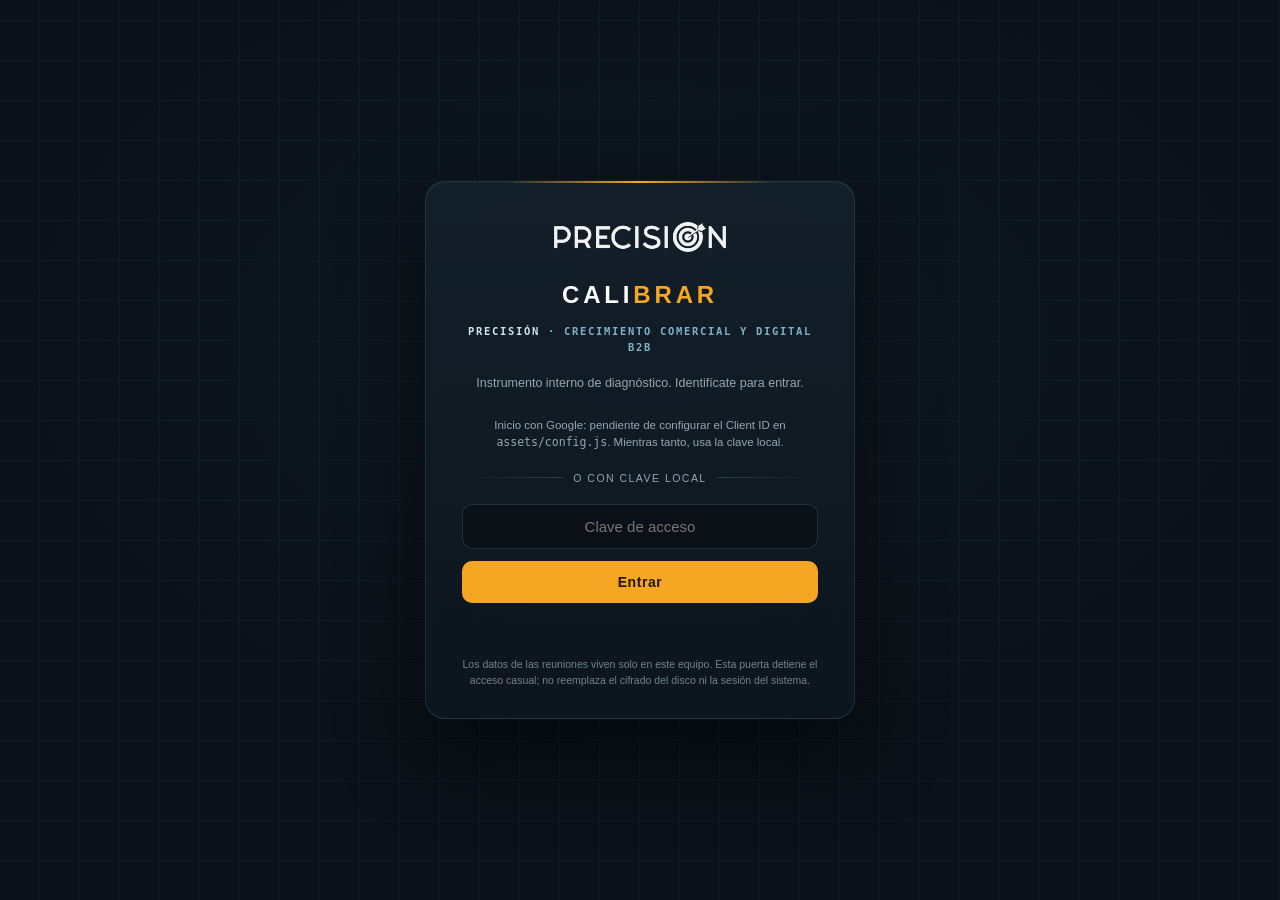
<file: 04 Cabina/guiada.html>
<!doctype html>
<html lang="es">
<head>
<meta charset="utf-8">
<meta name="viewport" content="width=device-width, initial-scale=1">
<meta name="robots" content="noindex">
<title>Calibrar · Modo guiado — Precisión Agencia</title>
<script src="assets/config.js?v=12"></script>
<script src="assets/auth.js?v=12"></script>
<script>exigirLogin();</script>
<link rel="stylesheet" href="assets/guiada.css?v=12">
</head>
<body>
<header class="gtop">
  <span class="m">CALI<b>BRAR</b> · GUIADO</span>
  <a href="reunion.html">Vista completa</a>
  <a href="resultados.html">Resultados</a>
</header>
<div id="app"></div>
<div id="sis" hidden></div>
<script src="../03 Front/assets/data.js?v=12"></script>
<script src="../03 Front/assets/motor.js?v=12"></script>
<script src="assets/preguntas_v2.js?v=12"></script>
<script src="assets/modulo_profesional.js?v=12"></script>
<script src="assets/guiada.js?v=12"></script>
</body>
</html>
</file>
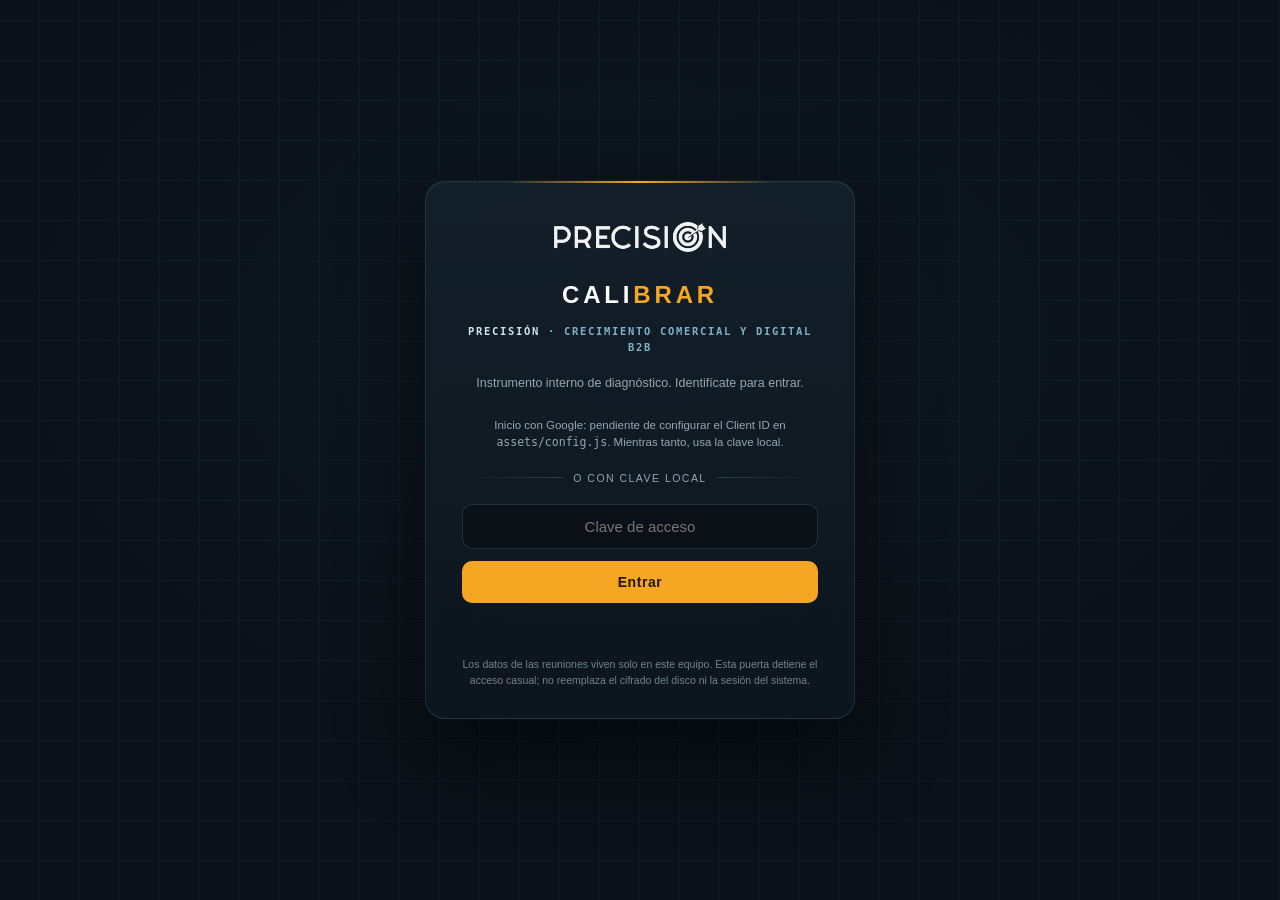
<file: 04 Cabina/login.html>
<!doctype html>
<html lang="es">
<head>
<meta charset="utf-8">
<meta name="viewport" content="width=device-width, initial-scale=1">
<meta name="robots" content="noindex">
<title>Calibrar · Acceso — Precisión</title>
<link rel="stylesheet" href="assets/cabina.css?v=12">
<style>
  :root{
    --lz: #F5A623;               /* láser / ámbar de marca */
    --fondo-0: #0a1118; --fondo-1: #0e1720;
  }
  html, body { height: 100%; }
  body{
    background:
      radial-gradient(1100px 700px at 50% 38%, var(--fondo-1) 0%, var(--fondo-0) 62%),
      var(--fondo-0);
  }
  /* Retícula fina de fondo — papel milimetrado de instrumento */
  body::before{
    content:""; position: fixed; inset: 0; pointer-events: none; opacity: .05;
    background:
      repeating-linear-gradient(0deg,  transparent 0 39px, #7fb2c9 39px 40px),
      repeating-linear-gradient(90deg, transparent 0 39px, #7fb2c9 39px 40px);
  }

  /* ════ SECUENCIA DE CALIBRACIÓN (CSS puro, ~2.4 s, corre una vez al cargar) ════ */
  #calib{
    position: fixed; inset: 0; z-index: 50; display: grid; place-items: center;
    background: var(--fondo-0);
    animation: calib-out .5s ease 2.5s forwards;
  }
  @keyframes calib-out{ to{ opacity: 0; visibility: hidden; } }

  /* Hilos del retículo: barren desde los bordes y se cruzan al centro */
  .hilo-h, .hilo-v{ position: absolute; background: linear-gradient(90deg, transparent, rgba(245,166,35,.85), transparent); }
  .hilo-h{ left: 0; right: 0; height: 1px; top: 0; animation: hilo-h 1.1s cubic-bezier(.2,.8,.2,1) forwards; box-shadow: 0 0 12px rgba(245,166,35,.35); }
  .hilo-v{ top: 0; bottom: 0; width: 1px; left: 0; animation: hilo-v 1.1s cubic-bezier(.2,.8,.2,1) .12s forwards; background: linear-gradient(180deg, transparent, rgba(245,166,35,.85), transparent); box-shadow: 0 0 12px rgba(245,166,35,.35); }
  @keyframes hilo-h{ to{ top: 50%; } }
  @keyframes hilo-v{ to{ left: 50%; } }

  /* El punto láser: aparece cuando los hilos se cruzan, late y se apaga */
  .laser{
    position: absolute; top: 50%; left: 50%; width: 10px; height: 10px; margin: -5px 0 0 -5px;
    border-radius: 50%; background: var(--lz); opacity: 0;
    box-shadow: 0 0 8px 2px rgba(245,166,35,.9), 0 0 34px 10px rgba(245,166,35,.4);
    animation: laser-lock 1.3s ease 1.1s forwards;
  }
  @keyframes laser-lock{
    0%{ opacity: 0; transform: scale(3); }
    25%{ opacity: 1; transform: scale(1); }
    60%{ opacity: 1; transform: scale(1.25); }
    100%{ opacity: 0; transform: scale(.6); }
  }
  /* Anillo de enganche */
  .aro{
    position: absolute; top: 50%; left: 50%; width: 64px; height: 64px; margin: -32px 0 0 -32px;
    border: 1px solid rgba(245,166,35,.7); border-radius: 50%; opacity: 0;
    animation: aro 1s ease 1.15s forwards;
  }
  @keyframes aro{ 0%{ opacity:.9; transform: scale(.2);} 100%{ opacity:0; transform: scale(1.5);} }

  .calib-centro{ position: relative; text-align: center; z-index: 2; }

  /* La marca entra en foco: de letras dispersas y borrosas a alineadas */
  .calib-marca{
    font-size: clamp(30px, 5vw, 46px); font-weight: 800; color: #fff;
    letter-spacing: .42em; filter: blur(6px); opacity: .25;
    animation: foco 1.15s cubic-bezier(.2,.8,.2,1) .9s forwards;
  }
  .calib-marca b{ color: var(--lz); font-weight: 800; }
  @keyframes foco{ to{ letter-spacing: .16em; filter: blur(0); opacity: 1; } }

  /* Ecualizador: barras que oscilan como espectro y se ASIENTAN en línea calibrada */
  .eq{ display: flex; gap: 5px; justify-content: center; align-items: flex-end; height: 34px; margin-top: 22px; }
  .eq i{
    width: 5px; height: 6px; background: linear-gradient(180deg, var(--lz), rgba(245,166,35,.35));
    border-radius: 2px; transform-origin: bottom;
    animation: eq-osc .48s ease-in-out infinite alternate, eq-fin .01s linear 2.05s forwards;
  }
  .eq i:nth-child(odd){ animation-duration: .38s, .01s; }
  .eq i:nth-child(1){ animation-delay: .00s, 2.05s } .eq i:nth-child(2){ animation-delay: .07s, 2.08s }
  .eq i:nth-child(3){ animation-delay: .13s, 2.10s } .eq i:nth-child(4){ animation-delay: .05s, 2.12s }
  .eq i:nth-child(5){ animation-delay: .18s, 2.14s } .eq i:nth-child(6){ animation-delay: .02s, 2.16s }
  .eq i:nth-child(7){ animation-delay: .11s, 2.18s } .eq i:nth-child(8){ animation-delay: .21s, 2.20s }
  .eq i:nth-child(9){ animation-delay: .04s, 2.22s } .eq i:nth-child(10){ animation-delay: .15s, 2.24s }
  .eq i:nth-child(11){ animation-delay: .08s, 2.26s } .eq i:nth-child(12){ animation-delay: .19s, 2.28s }
  .eq i:nth-child(13){ animation-delay: .01s, 2.30s } .eq i:nth-child(14){ animation-delay: .12s, 2.32s }
  .eq i:nth-child(15){ animation-delay: .06s, 2.34s } .eq i:nth-child(16){ animation-delay: .16s, 2.36s }
  @keyframes eq-osc{ from{ transform: scaleY(1);} to{ transform: scaleY(4.6);} }
  @keyframes eq-fin{ to{ animation-play-state: paused; transform: scaleY(1.6); } }

  /* Estado: calibrando… → CALIBRADO ✓ */
  .calib-estado{ position: relative; height: 18px; margin-top: 16px;
    font-family: "SF Mono", Menlo, Consolas, monospace; font-size: 11px; letter-spacing: .18em; text-transform: uppercase; }
  .calib-estado span{ position: absolute; left: 0; right: 0; }
  .est-1{ color: #7f95a3; animation: est1 .01s linear 2.05s forwards; }
  .est-2{ color: var(--lz); opacity: 0; animation: est2 .35s ease 2.05s forwards; }
  @keyframes est1{ to{ opacity: 0; } }
  @keyframes est2{ to{ opacity: 1; } }
  .est-1 i{ font-style: normal; animation: puntos 1s steps(4) infinite; }
  @keyframes puntos{ 0%{content:''} }

  /* Sin movimiento si el sistema lo pide — directo al login */
  @media (prefers-reduced-motion: reduce){ #calib{ display: none; } }

  /* ════ LA PUERTA ════ */
  .login-wrap{ min-height: 100vh; display: flex; align-items: center; justify-content: center; padding: 24px; position: relative; }
  .login-card{
    width: 100%; max-width: 430px; position: relative; text-align: center;
    background: linear-gradient(180deg, rgba(20,32,42,.92), rgba(13,22,30,.96));
    border: 1px solid rgba(127,178,201,.16); border-radius: 20px; padding: 40px 36px 30px;
    box-shadow: 0 30px 80px rgba(0,0,0,.55), inset 0 1px 0 rgba(255,255,255,.04);
    opacity: 0; transform: translateY(10px); animation: carta 0.6s cubic-bezier(.2,.8,.2,1) 2.45s forwards;
  }
  @media (prefers-reduced-motion: reduce){ .login-card{ animation: none; opacity: 1; transform: none; } }
  @keyframes carta{ to{ opacity: 1; transform: none; } }
  /* Filo superior ámbar, como aguja en cero */
  .login-card::before{
    content:""; position: absolute; top: -1px; left: 18%; right: 18%; height: 2px; border-radius: 2px;
    background: linear-gradient(90deg, transparent, var(--lz), transparent);
  }
  .login-card img{ height: 30px; margin-bottom: 18px; opacity: .95; }
  .login-card h1{ font-size: 24px; font-weight: 800; letter-spacing: .16em; color: #fff; margin-bottom: 10px; }
  .login-card h1 b{ color: var(--lz); }
  .login-id{
    font-family: "SF Mono", Menlo, Consolas, monospace; font-size: 10.5px; font-weight: 700;
    letter-spacing: .16em; text-transform: uppercase; color: #7fb2c9; margin-bottom: 18px;
  }
  .login-id b{ color: #cfe3ec; font-weight: 700; }
  .login-sub{ font-size: 12.5px; color: var(--texto2); margin-bottom: 24px; }
  #g-btn{ display: flex; justify-content: center; margin-bottom: 8px; }
  .login-sep{ display: flex; align-items: center; gap: 10px; color: var(--texto2); font-size: 10.5px;
    text-transform: uppercase; letter-spacing: .14em; margin: 18px 0; }
  .login-sep::before, .login-sep::after{ content: ""; flex: 1; height: 1px;
    background: linear-gradient(90deg, transparent, rgba(127,178,201,.25)); }
  .login-sep::after{ background: linear-gradient(90deg, rgba(127,178,201,.25), transparent); }
  .login-card input{
    width: 100%; font-family: inherit; font-size: 15px; color: var(--texto); text-align: center;
    background: rgba(9,16,22,.85); border: 1px solid rgba(127,178,201,.2); border-radius: 10px;
    padding: 13px 14px; transition: border-color .15s, box-shadow .15s;
  }
  .login-card input:focus{ outline: none; border-color: var(--lz);
    box-shadow: 0 0 0 3px rgba(245,166,35,.18); }
  .login-btn{
    width: 100%; margin-top: 12px; font-family: inherit; font-size: 14px; font-weight: 800;
    letter-spacing: .04em; cursor: pointer; background: var(--lz); color: #211602;
    border: 0; border-radius: 10px; padding: 13px; transition: transform .12s, box-shadow .15s, filter .15s;
  }
  .login-btn:hover{ transform: translateY(-1px); filter: brightness(1.05);
    box-shadow: 0 8px 26px rgba(245,166,35,.3); }
  .login-btn:active{ transform: translateY(0); }
  #login-msg{ min-height: 18px; font-size: 12.5px; color: #e0685f; margin-top: 12px; }
  .login-nota{ font-size: 11.5px; color: var(--texto2); line-height: 1.5; }
  .login-pie{ font-size: 10.5px; color: var(--texto2); opacity: .75; margin-top: 24px; line-height: 1.5; }
</style>
</head>
<body>

<!-- Secuencia de calibración: retículo que se cruza, láser que engancha,
     marca que entra en foco, ecualizador que se asienta. CSS puro. -->
<div id="calib" aria-hidden="true">
  <div class="hilo-h"></div><div class="hilo-v"></div>
  <div class="aro"></div><div class="laser"></div>
  <div class="calib-centro">
    <div class="calib-marca">CALI<b>BRAR</b></div>
    <div class="eq"><i></i><i></i><i></i><i></i><i></i><i></i><i></i><i></i><i></i><i></i><i></i><i></i><i></i><i></i><i></i><i></i></div>
    <div class="calib-estado">
      <span class="est-1">calibrando<i>…</i></span>
      <span class="est-2">calibrado ✓</span>
    </div>
  </div>
</div>

<div class="login-wrap">
  <div class="login-card">
    <img src="../03 Front/assets/logo-precision-blanco.png" alt="Precisión">
    <h1>CALI<b>BRAR</b></h1>
    <p class="login-id"><b>Precisión</b> · Crecimiento Comercial y Digital B2B</p>
    <p class="login-sub">Instrumento interno de diagnóstico. Identifícate para entrar.</p>
    <div id="g-zona"><div id="g-btn"></div></div>
    <div class="login-sep">o con clave local</div>
    <input id="clave" type="password" placeholder="Clave de acceso" autocomplete="current-password"
      onkeydown="if(event.key==='Enter')loginClave()">
    <button class="login-btn" onclick="loginClave()">Entrar</button>
    <p id="login-msg"></p>
    <p class="login-pie">Los datos de las reuniones viven solo en este equipo. Esta puerta detiene el
      acceso casual; no reemplaza el cifrado del disco ni la sesión del sistema.</p>
  </div>
</div>
<script src="assets/config.js?v=12"></script>
<script src="assets/auth.js?v=12"></script>
<script src="https://accounts.google.com/gsi/client" async defer onload="iniciarGoogle()" onerror="iniciarGoogle()"></script>
<script>
  if (autenticado()) window.location.replace(destinoPostLogin());
  setTimeout(() => { if (!(window.google && google.accounts)) iniciarGoogle(); }, 2500);
</script>
</body>
</html>
</file>
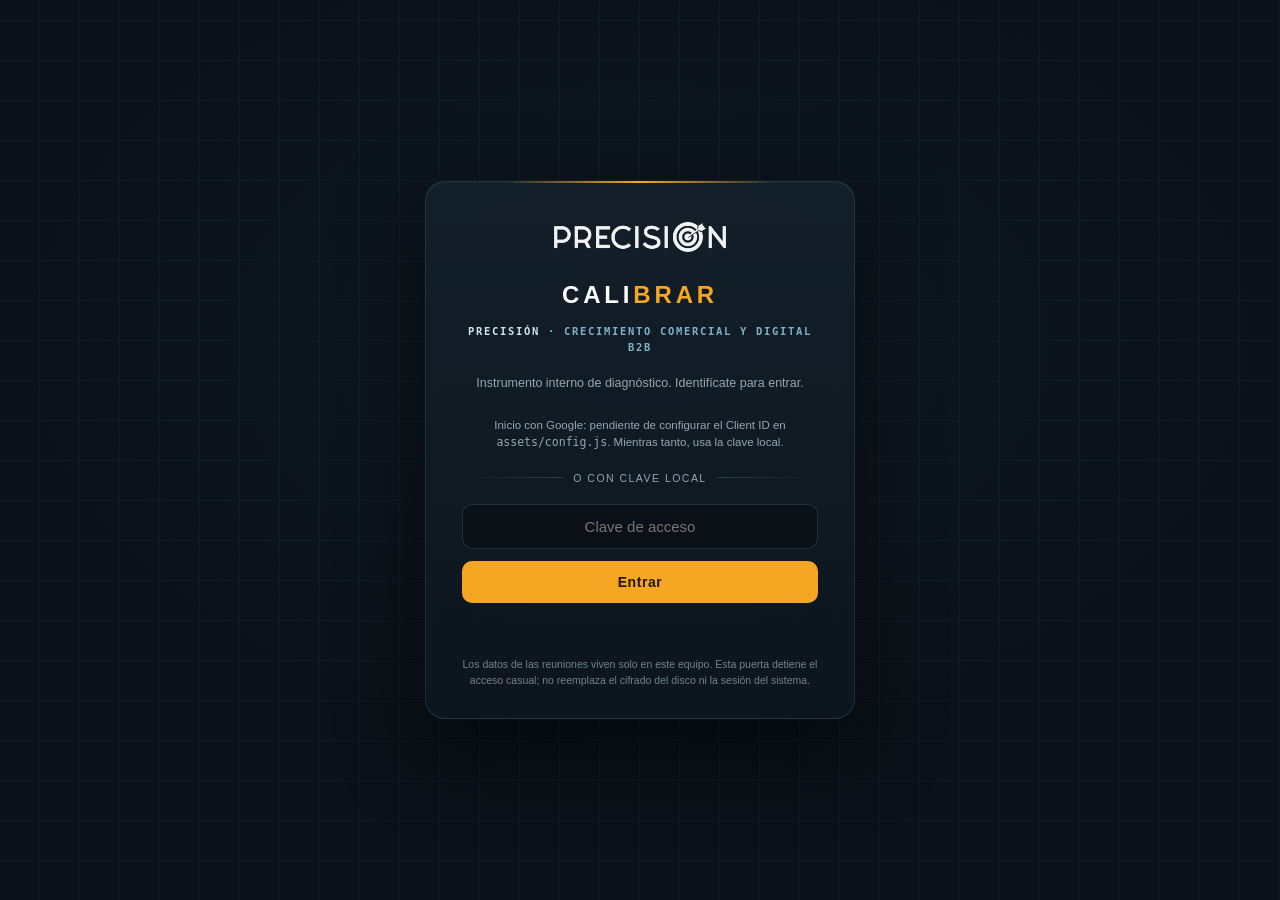
<file: 04 Cabina/resultados.html>
<!doctype html>
<html lang="es">
<head>
<meta charset="utf-8">
<meta name="viewport" content="width=device-width, initial-scale=1">
<meta name="robots" content="noindex">
<title>Diagnóstico de crecimiento comercial — Precisión Agencia</title>
<script src="assets/config.js?v=12"></script>
<script src="assets/auth.js?v=12"></script>
<script>exigirLogin();</script>
<link rel="stylesheet" href="assets/cabina.css?v=12">
</head>
<body class="doc">
<header class="top no-print">
  <img src="../03 Front/assets/logo-precision-blanco.png" alt="Precisión">
  <span class="app">CALI<b>BRAR</b> · RESULTADOS</span>
  <nav>
    <a href="reunion.html">Reunión</a>
    <a href="guia.html">Guía</a>
    <a class="act" href="resultados.html">Resultados</a>
    <button onclick="window.print()">Imprimir / PDF</button>
  </nav>
</header>

<main>
  <div class="no-listo" id="gate" hidden>
    <h1>Diagnóstico en preparación</h1>
    <p>Todavía no hay evidencia suficiente para afirmar un resultado.
       Esta página se completa sola a medida que avanza la conversación.</p>
    <p class="no-print" style="margin-top:14px"><a href="reunion.html">← Volver a la reunión</a></p>
  </div>

  <div id="contenido" hidden>
  <div class="doc-h">
    <img src="../03 Front/assets/logo-precision-tinta.png" alt="Precisión Agencia">
    <h1>Diagnóstico de crecimiento comercial<br><span id="doc-emp" style="color:#B4791B"></span></h1>
  </div>
  <p class="fecha" id="doc-fecha"></p>

  <div class="card" id="como"></div>
  <div class="card" id="cadena"></div>
  <div class="card" id="dicho"></div>
  <div class="card" id="stats"></div>
  <div class="card" id="hipotesis"></div>
  <div class="card" id="etapas"></div>
  <div class="card" id="digital"></div>
  <div class="card" id="sistema"></div>
  <div class="card" id="sano"></div>
  <div class="card" id="paso"></div>
  </div>

  <p class="pie">Diagnóstico preparado y conducido por Precisión Agencia sobre la Cadena de Crecimiento
    Comercial de siete eslabones. Las cifras de este documento provienen de lo declarado en la reunión;
    las referencias de industria se citan como rango referencial, nunca como estimación de su cuenta.
    Donde no hay dato, no se estima. · ppagencia.cl</p>
</main>

<script src="../03 Front/assets/data.js?v=12"></script>
<script src="../03 Front/assets/motor.js?v=12"></script>
<script src="assets/modulo_profesional.js?v=12"></script>
<script src="assets/resultados.js?v=12"></script>
</body>
</html>
</file>
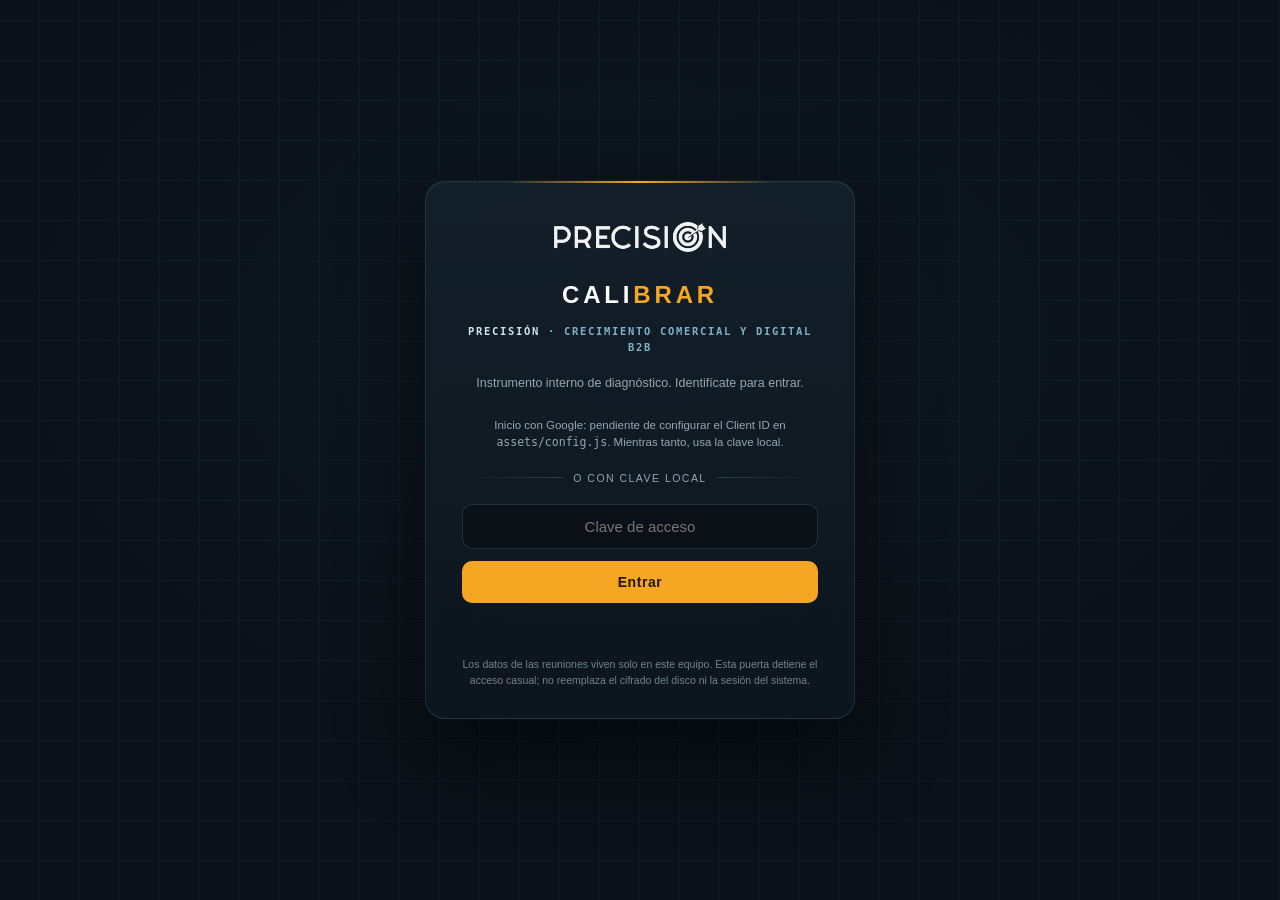
<file: 04 Cabina/reunion.html>
<!doctype html>
<html lang="es">
<head>
<meta charset="utf-8">
<meta name="viewport" content="width=device-width, initial-scale=1">
<meta name="robots" content="noindex">
<title>Calibrar · Reunión — Precisión Agencia</title>
<script src="assets/config.js?v=12"></script>
<script src="assets/auth.js?v=12"></script>
<script>exigirLogin();</script>
<link rel="stylesheet" href="assets/cabina.css?v=12">
</head>
<body>
<header class="top">
  <img src="../03 Front/assets/logo-precision-blanco.png" alt="Precisión">
  <span class="app">CALI<b>BRAR</b> · CABINA</span>
  <span class="emp" id="top-emp">—</span>
  <nav>
    <a href="guiada.html">Modo guiado</a>
    <a class="act" href="reunion.html">Reunión</a>
    <a href="guia.html">Guía</a>
    <a href="resultados.html" onclick="irAResultados(event)">Resultados</a>
    <select id="sel-reu" onchange="cambiarReunion(this.value)" title="Cambiar de reunión guardada"></select>
    <button onclick="importar()" title="Cargar una reunión preparada (.json)">Importar</button>
    <button onclick="exportar()" title="Descargar respaldo de la reunión">Exportar</button>
    <button onclick="nuevaReunion()">Nueva reunión</button>
    <button onclick="cerrarSesion()" title="Cerrar sesión">Salir</button>
  </nav>
</header>

<main>
  <!-- Orden maestro v2 (HBR: de lo menos a lo más sensible):
       gatillo → mejor cliente → proceso → plata → decisión y avance -->
  <section class="sec" id="ficha"></section>
  <section class="sec" id="carpeta" style="display:none"></section>
  <section class="sec" id="gatillo"></section>
  <section class="sec" id="nucleo"></section>
  <section class="sec" id="triage"></section>
  <section class="sec" id="puente"></section>
  <section class="sec" id="bloque"></section>
  <section class="sec interno" id="motor"></section>
  <section class="sec" id="extra"></section>
  <section class="sec" id="comp"></section>
  <section class="sec" id="p0"></section>
  <section class="sec" id="cierre"></section>
  <section class="sec interno" id="panel"></section>
</main>

<footer class="estado" id="estado"></footer>

<script src="../03 Front/assets/data.js?v=12"></script>
<script src="../03 Front/assets/motor.js?v=12"></script>
<script src="assets/preguntas_v2.js?v=12"></script>
<script src="assets/modulo_profesional.js?v=12"></script>
<script src="assets/prompt_maestro.js?v=12"></script>
<!-- Los apéndices van SIEMPRE después del prompt maestro y antes de motor_api.js:
     motor_api los concatena al system al llamar a la API. Viven aparte porque
     prompt_maestro.js es generado y su regeneración los borraba. -->
<script src="assets/apendices_motor.js?v=12"></script>
<script src="assets/cabina.js?v=12"></script>
<script src="assets/motor_api.js?v=12"></script>
</body>
</html>
</file>
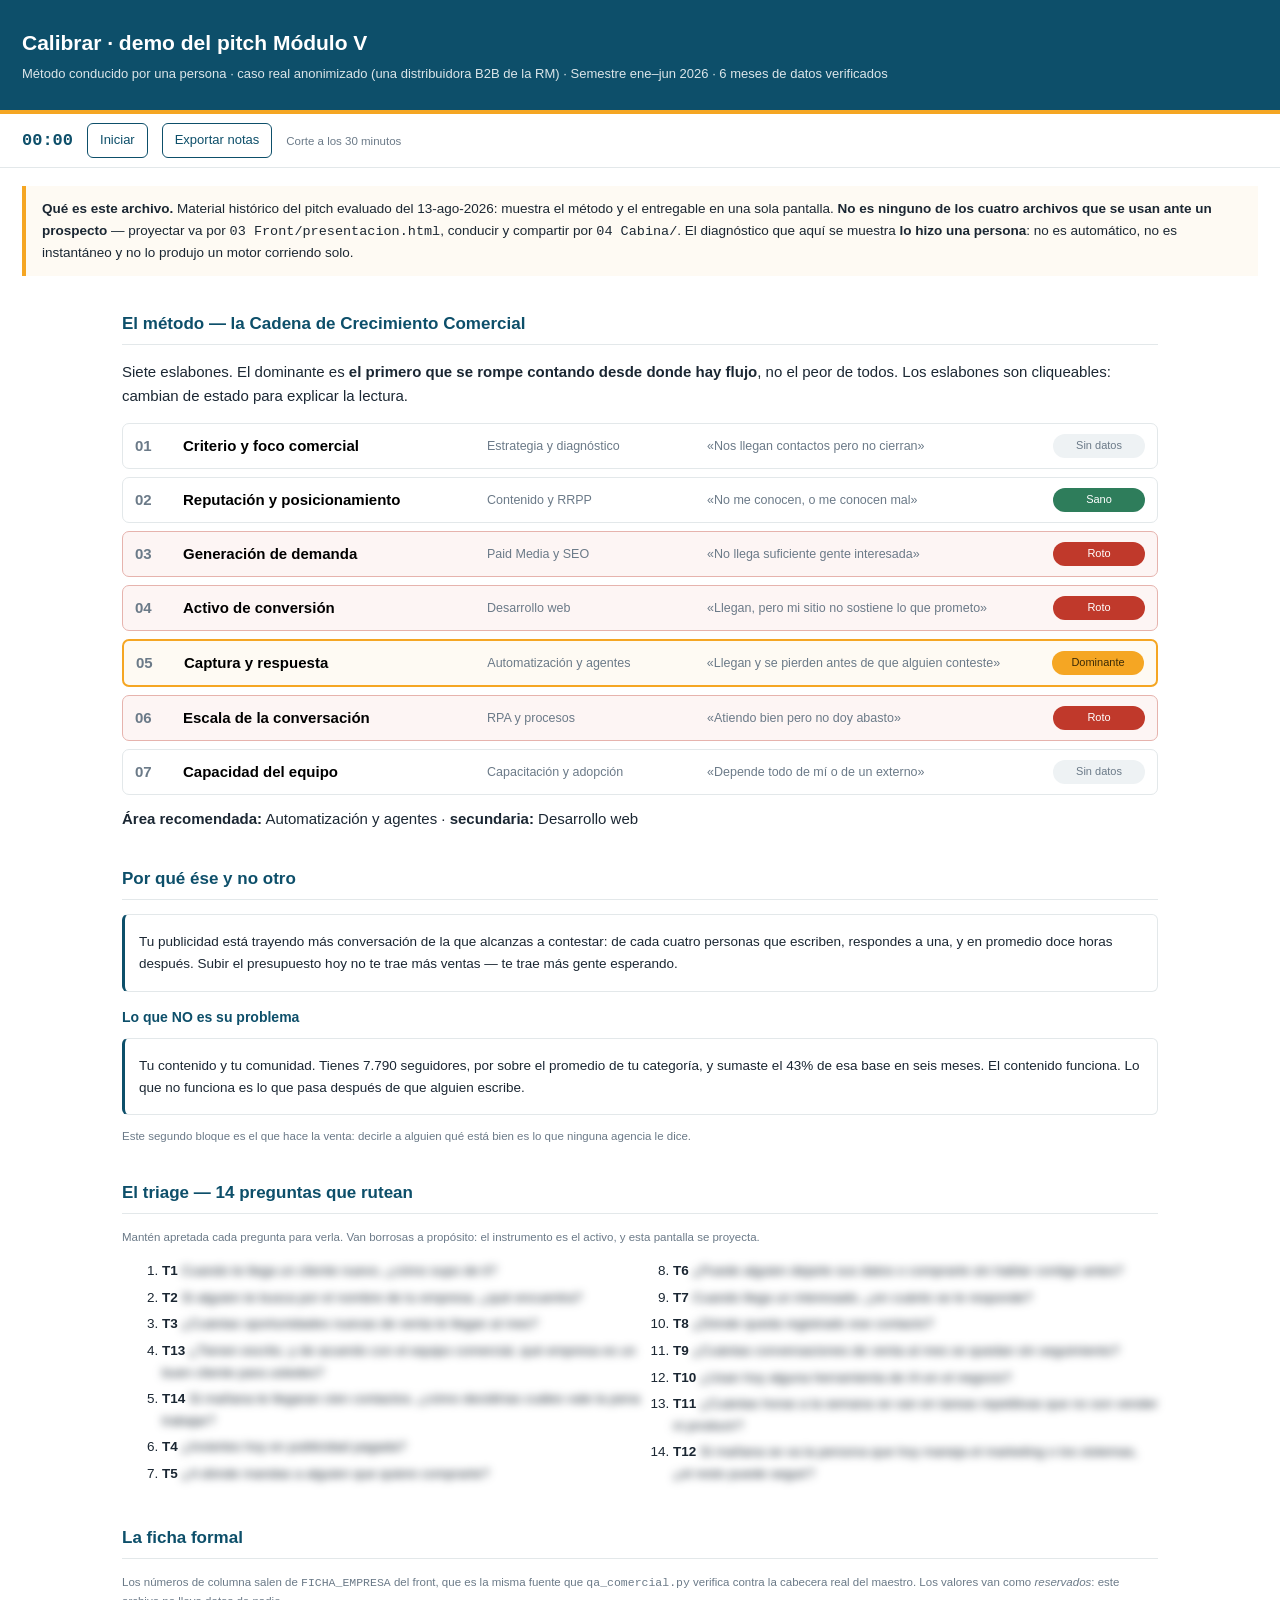
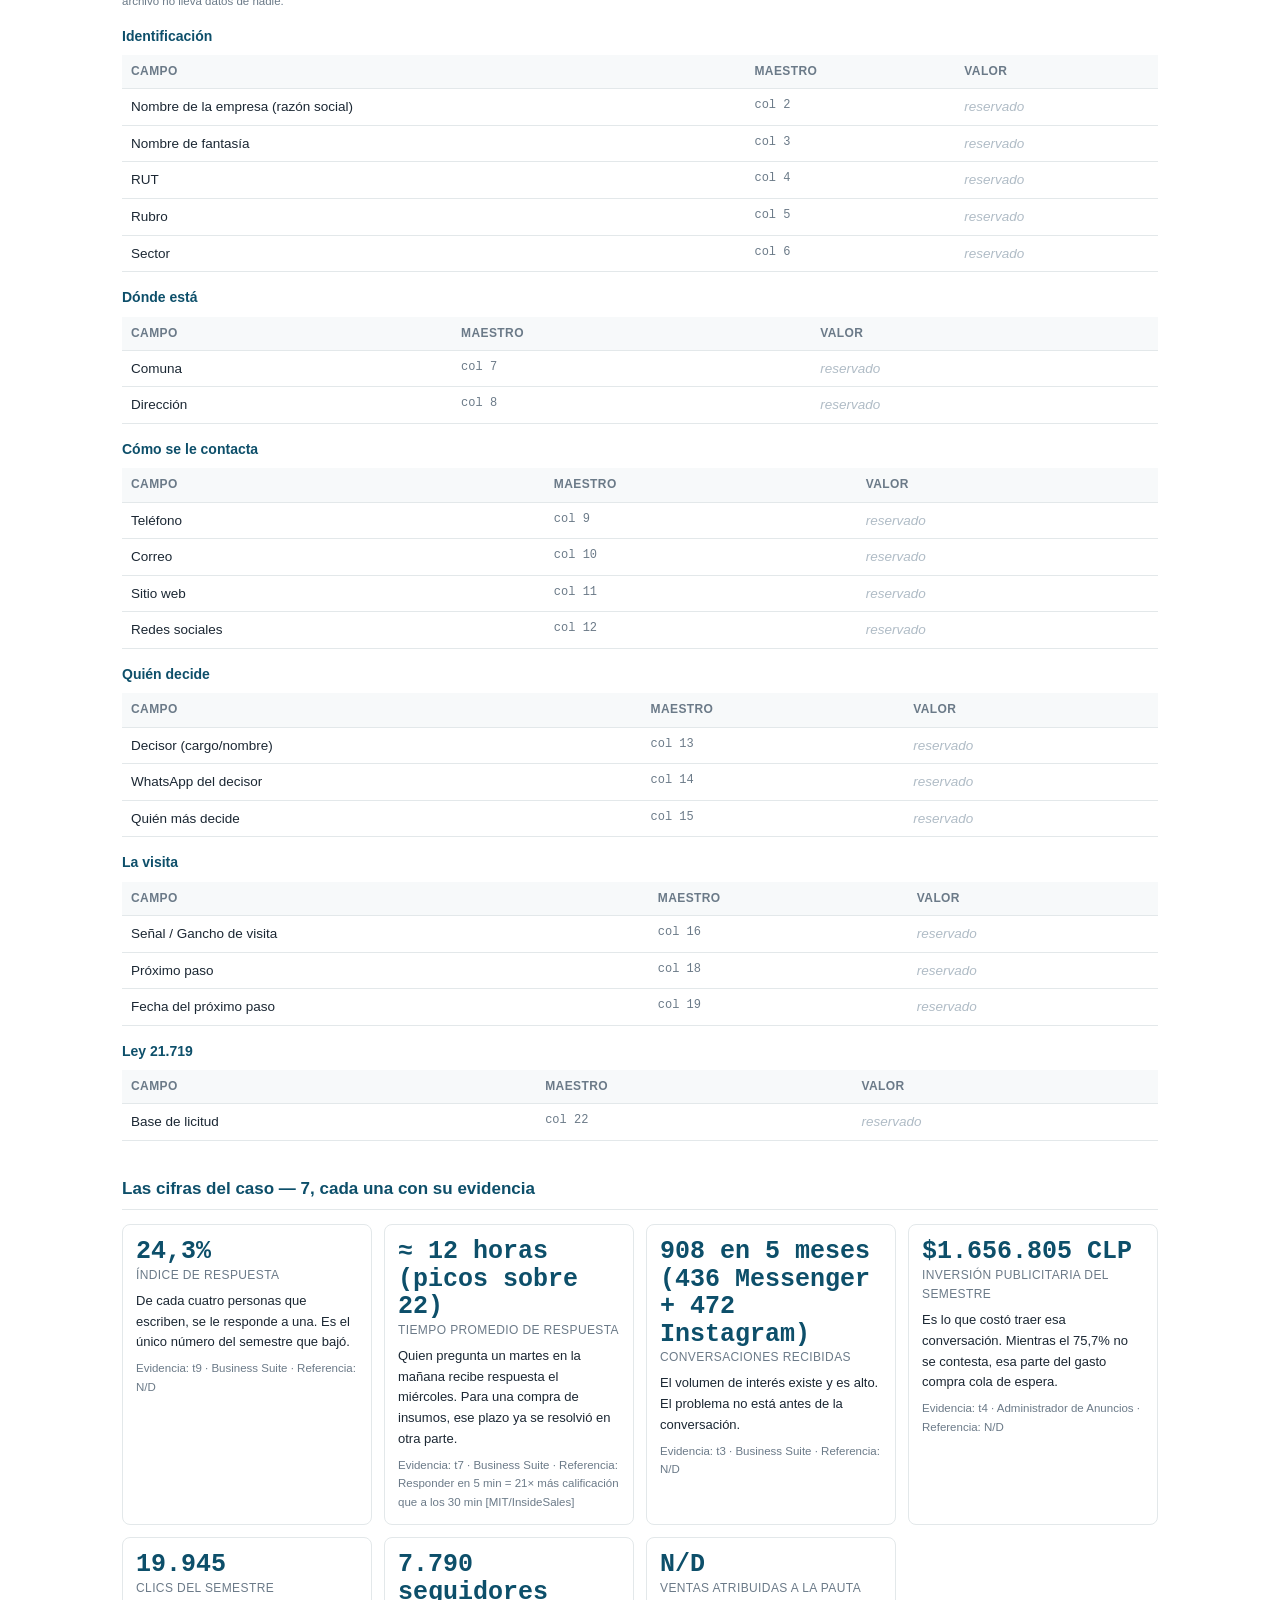
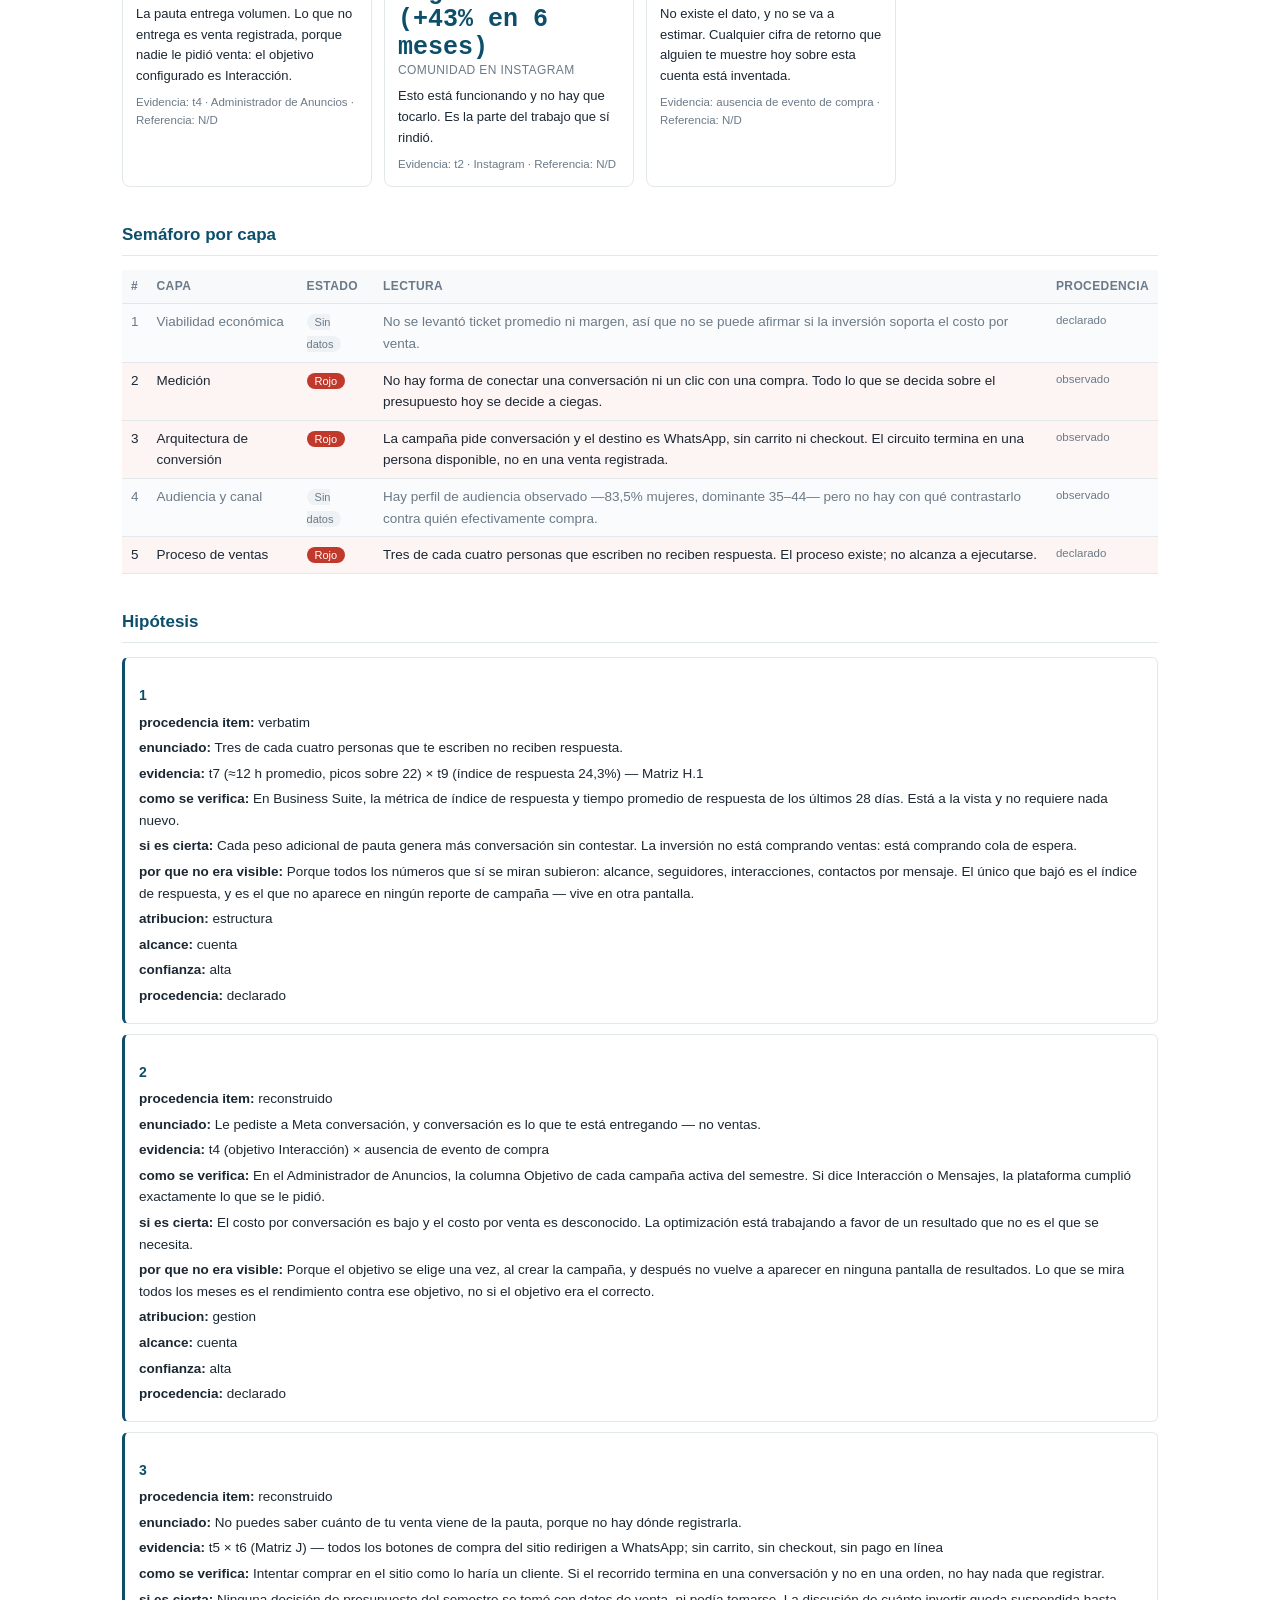
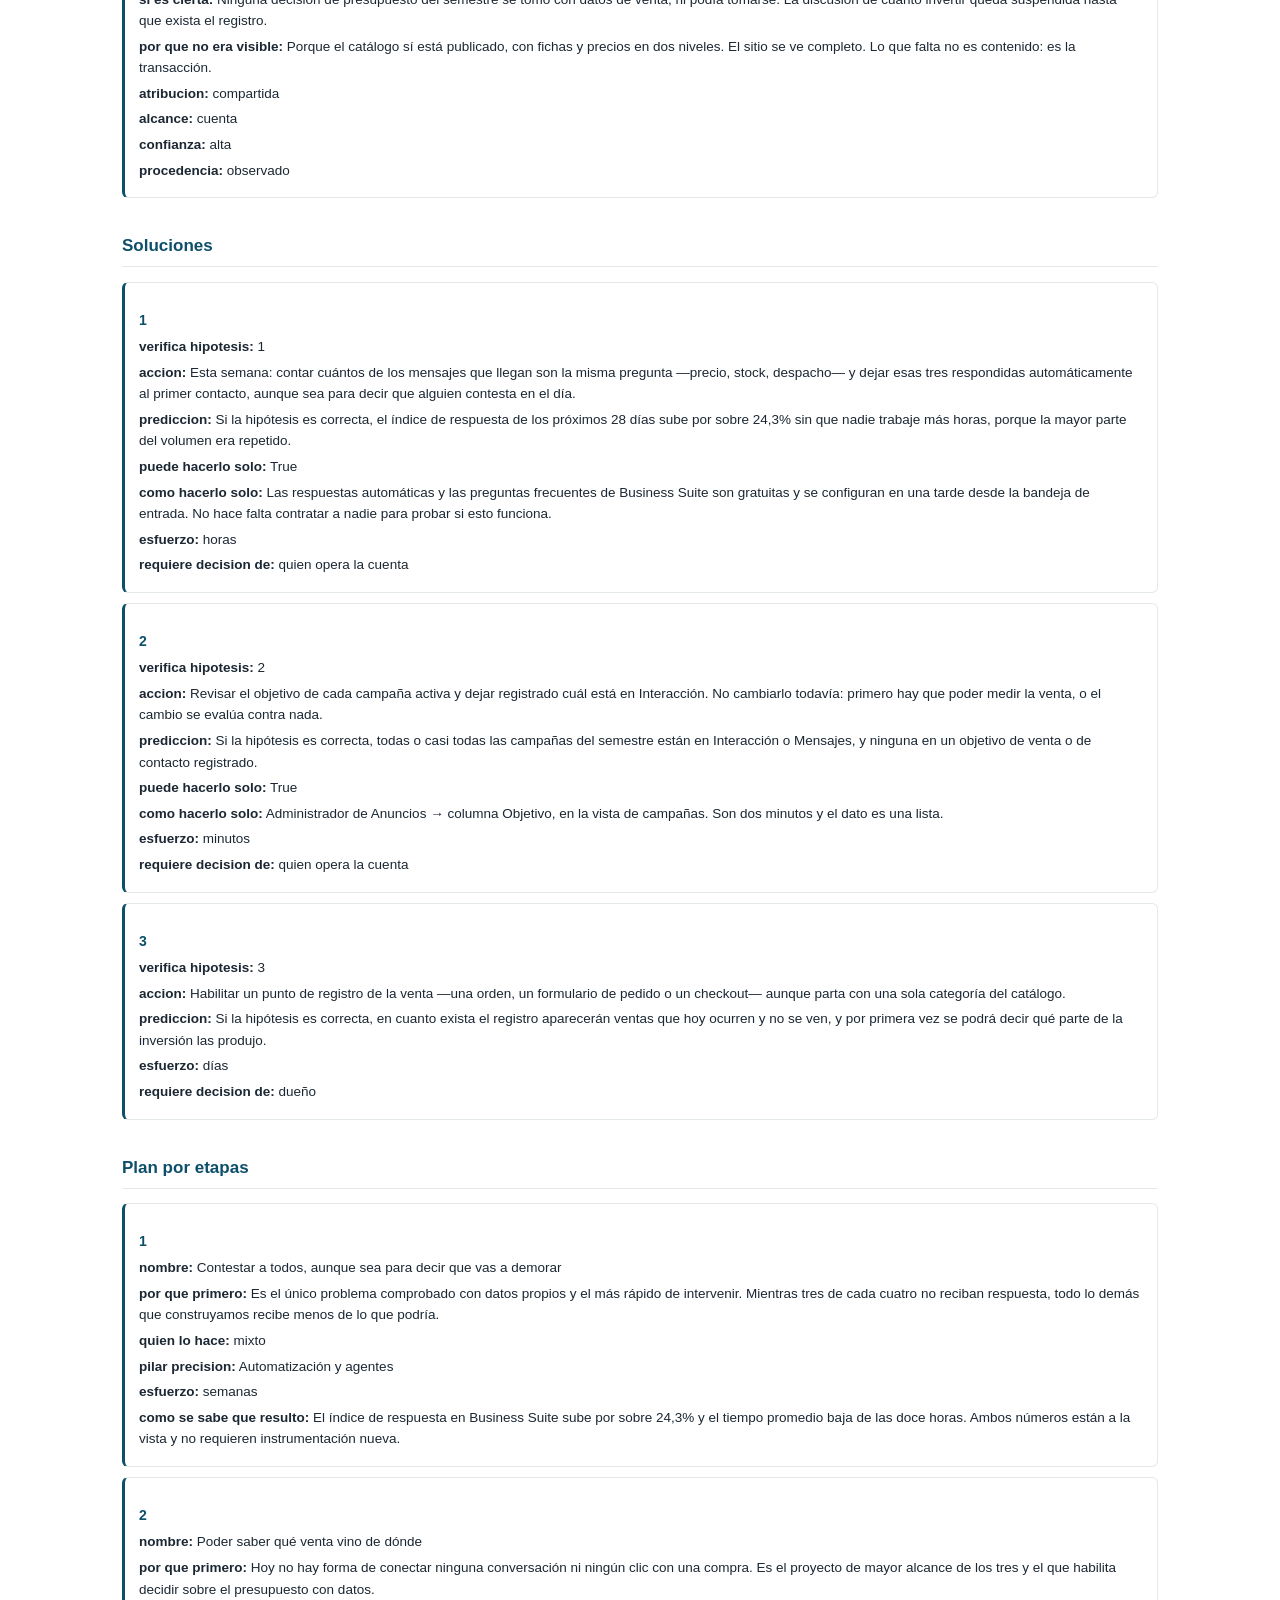
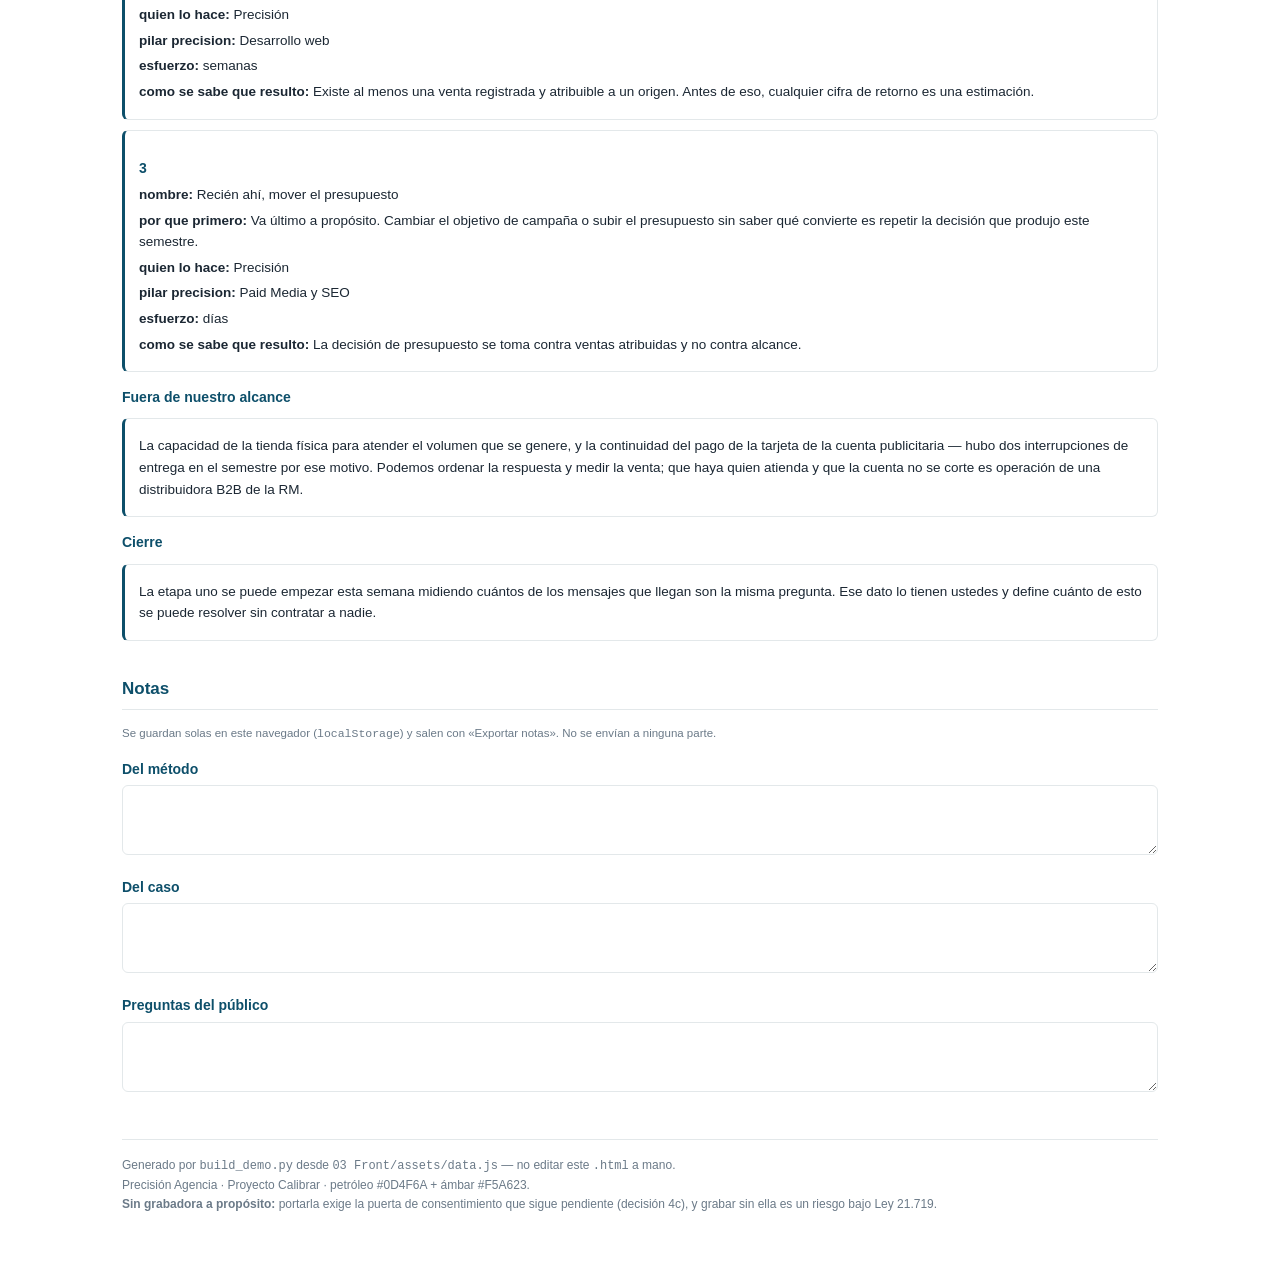
<file: 04 Pitch Modulo V/Calibrar_Demo.html>
<!doctype html>
<html lang="es"><head><meta charset="utf-8">
<meta name="viewport" content="width=device-width,initial-scale=1">
<title>Calibrar · Demo del Módulo V</title>
<style>
:root{--tinta:#0D4F6A;--ambar:#F5A623;--tx:#1b2733;--gris:#6b7a88;--bd:#e3e8ea;--bg:#f7f9fa}
*{box-sizing:border-box}
body{margin:0;font:15px/1.6 Montserrat,-apple-system,Segoe UI,Arial,sans-serif;color:var(--tx);background:#fff}
header{background:var(--tinta);color:#fff;padding:26px 22px;border-bottom:4px solid var(--ambar)}
header h1{margin:0 0 4px;font-size:21px} header p{margin:0;opacity:.85;font-size:13px}
.aviso{background:#FEFAF3;border-left:4px solid var(--ambar);padding:12px 16px;margin:18px 22px;font-size:13.5px}
main{max-width:1080px;margin:0 auto;padding:0 22px 60px}
section{margin:34px 0}
h2{color:var(--tinta);font-size:17px;border-bottom:1px solid var(--bd);padding-bottom:7px}
h4{margin:14px 0 5px;font-size:14px;color:var(--tinta)}
.cadena{display:grid;gap:8px}
.esl{display:grid;grid-template-columns:38px 1.4fr 1fr 1.6fr 92px;gap:10px;align-items:center;
 text-align:left;font:inherit;padding:10px 12px;border:1px solid var(--bd);border-radius:7px;
 background:#fff;cursor:pointer}
.esl .num{font-weight:700;color:var(--gris)} .esl .nom{font-weight:600}
.esl .area,.esl .dueno{font-size:12.5px;color:var(--gris)}
.badge{font-size:11px;text-align:center;padding:3px 8px;border-radius:20px;background:#eef2f4;color:var(--gris)}
.esl.roto{border-color:#e6b3ad;background:#fdf5f4} .esl.roto .badge{background:#C0392B;color:#fff}
.esl.dom{border-color:var(--ambar);background:#fefaf3;border-width:2px}
.esl.dom .badge{background:var(--ambar);color:#3a2a06}
.esl.sano .badge{background:#2E7D5B;color:#fff}
table{width:100%;border-collapse:collapse;font-size:13.5px;margin:8px 0}
th,td{border-bottom:1px solid var(--bd);padding:7px 9px;text-align:left;vertical-align:top}
th{background:var(--bg);font-size:12px;text-transform:uppercase;letter-spacing:.4px;color:var(--gris)}
.col{font-family:ui-monospace,Menlo,monospace;font-size:12px;color:var(--gris)}
.res{color:#b0bcc6;font-style:italic}
tr.roto{background:#fdf5f4} tr.nd{background:#fafbfc;color:var(--gris)}
.pill{font-size:11px;padding:2px 8px;border-radius:20px;background:#eef2f4}
tr.roto .pill{background:#C0392B;color:#fff} tr.sano .pill{background:#2E7D5B;color:#fff}
.proc{font-size:11.5px;color:var(--gris)}
.cifras{display:grid;grid-template-columns:repeat(auto-fit,minmax(215px,1fr));gap:12px}
.cifra{border:1px solid var(--bd);border-radius:8px;padding:13px}
.cifra .v{font:700 25px/1.1 ui-monospace,Menlo,monospace;color:var(--tinta)}
.cifra .et{font-size:12px;color:var(--gris);text-transform:uppercase;letter-spacing:.4px;margin-bottom:6px}
.cifra p{margin:6px 0;font-size:13px} .ev{font-size:11.5px;color:var(--gris)}
.card{border:1px solid var(--bd);border-left:3px solid var(--tinta);border-radius:6px;padding:12px 14px;margin:10px 0}
.card p{margin:4px 0;font-size:13.5px}
.blur{filter:blur(4.5px);cursor:pointer;user-select:none;transition:filter .12s}
.blur.ver{filter:none}
ol.triage{columns:2;gap:26px;font-size:13.5px} ol.triage li{margin-bottom:5px;break-inside:avoid}
.notas textarea{width:100%;min-height:70px;border:1px solid var(--bd);border-radius:6px;padding:9px;font:inherit;font-size:13.5px}
.barra{position:sticky;top:0;z-index:5;background:#fff;border-bottom:1px solid var(--bd);
 padding:9px 22px;display:flex;gap:14px;align-items:center;font-size:13px}
#reloj{font:700 17px ui-monospace,Menlo,monospace;color:var(--tinta)} #reloj.corte{color:#C0392B}
button.acc{font:inherit;font-size:13px;padding:6px 12px;border:1px solid var(--tinta);
 background:#fff;color:var(--tinta);border-radius:6px;cursor:pointer}
.pie{margin-top:40px;padding-top:16px;border-top:1px solid var(--bd);font-size:12px;color:var(--gris)}
@media(max-width:760px){.esl{grid-template-columns:32px 1fr;row-gap:3px}ol.triage{columns:1}}
</style></head><body>

<header>
  <h1>Calibrar · demo del pitch Módulo V</h1>
  <p>Método conducido por una persona · caso real anonimizado (una distribuidora B2B de la RM) · Semestre ene–jun 2026 · 6 meses de datos verificados</p>
</header>

<div class="barra">
  <span id="reloj">00:00</span>
  <button class="acc" id="bIni">Iniciar</button>
  <button class="acc" id="bExp">Exportar notas</button>
  <span class="proc">Corte a los 30 minutos</span>
</div>

<div class="aviso">
  <b>Qué es este archivo.</b> Material histórico del pitch evaluado del 13-ago-2026: muestra el método
  y el entregable en una sola pantalla. <b>No es ninguno de los cuatro archivos que se usan ante un
  prospecto</b> — proyectar va por <code>03 Front/presentacion.html</code>, conducir y compartir por
  <code>04 Cabina/</code>. El diagnóstico que aquí se muestra <b>lo hizo una persona</b>: no es
  automático, no es instantáneo y no lo produjo un motor corriendo solo.
</div>

<main>

<section><h2>El método — la Cadena de Crecimiento Comercial</h2>
  <p>Siete eslabones. El dominante es <b>el primero que se rompe contando desde donde hay flujo</b>,
  no el peor de todos. Los eslabones son cliqueables: cambian de estado para explicar la lectura.</p>
  <div class="cadena"><button class="esl nd" data-n="1" data-estado="sin_datos"><span class="num">01</span><span class="nom">Criterio y foco comercial</span><span class="area">Estrategia y diagnóstico</span><span class="dueno">«Nos llegan contactos pero no cierran»</span><span class="badge">Sin datos</span></button><button class="esl sano" data-n="2" data-estado="sano"><span class="num">02</span><span class="nom">Reputación y posicionamiento</span><span class="area">Contenido y RRPP</span><span class="dueno">«No me conocen, o me conocen mal»</span><span class="badge">Sano</span></button><button class="esl roto" data-n="3" data-estado="roto"><span class="num">03</span><span class="nom">Generación de demanda</span><span class="area">Paid Media y SEO</span><span class="dueno">«No llega suficiente gente interesada»</span><span class="badge">Roto</span></button><button class="esl roto" data-n="4" data-estado="roto"><span class="num">04</span><span class="nom">Activo de conversión</span><span class="area">Desarrollo web</span><span class="dueno">«Llegan, pero mi sitio no sostiene lo que prometo»</span><span class="badge">Roto</span></button><button class="esl dom" data-n="5" data-estado="dominante"><span class="num">05</span><span class="nom">Captura y respuesta</span><span class="area">Automatización y agentes</span><span class="dueno">«Llegan y se pierden antes de que alguien conteste»</span><span class="badge">Dominante</span></button><button class="esl roto" data-n="6" data-estado="roto"><span class="num">06</span><span class="nom">Escala de la conversación</span><span class="area">RPA y procesos</span><span class="dueno">«Atiendo bien pero no doy abasto»</span><span class="badge">Roto</span></button><button class="esl nd" data-n="7" data-estado="sin_datos"><span class="num">07</span><span class="nom">Capacidad del equipo</span><span class="area">Capacitación y adopción</span><span class="dueno">«Depende todo de mí o de un externo»</span><span class="badge">Sin datos</span></button></div>
  <p style="margin-top:12px"><b>Área recomendada:</b> Automatización y agentes · <b>secundaria:</b> Desarrollo web</p>
</section>

<section><h2>Por qué ése y no otro</h2>
  <div class="card"><p>Tu publicidad está trayendo más conversación de la que alcanzas a contestar: de cada cuatro personas que escriben, respondes a una, y en promedio doce horas después. Subir el presupuesto hoy no te trae más ventas — te trae más gente esperando.</p></div>
  <h4>Lo que NO es su problema</h4>
  <div class="card"><p>Tu contenido y tu comunidad. Tienes 7.790 seguidores, por sobre el promedio de tu categoría, y sumaste el 43% de esa base en seis meses. El contenido funciona. Lo que no funciona es lo que pasa después de que alguien escribe.</p></div>
  <p class="proc">Este segundo bloque es el que hace la venta: decirle a alguien qué está bien
  es lo que ninguna agencia le dice.</p>
</section>

<section><h2>El triage — 14 preguntas que rutean</h2>
  <p class="proc">Mantén apretada cada pregunta para verla. Van borrosas a propósito: el
  instrumento es el activo, y esta pantalla se proyecta.</p>
  <ol class="triage"><li><b>T1</b> <span class="blur">Cuando te llega un cliente nuevo, ¿cómo supo de ti?</span></li><li><b>T2</b> <span class="blur">Si alguien te busca por el nombre de tu empresa, ¿qué encuentra?</span></li><li><b>T3</b> <span class="blur">¿Cuántas oportunidades nuevas de venta te llegan al mes?</span></li><li><b>T13</b> <span class="blur">¿Tienen escrito, y de acuerdo con el equipo comercial, qué empresa es un buen cliente para ustedes?</span></li><li><b>T14</b> <span class="blur">Si mañana te llegaran cien contactos, ¿cómo decidirías cuáles vale la pena trabajar?</span></li><li><b>T4</b> <span class="blur">¿Inviertes hoy en publicidad pagada?</span></li><li><b>T5</b> <span class="blur">¿A dónde mandas a alguien que quiere comprarte?</span></li><li><b>T6</b> <span class="blur">¿Puede alguien dejarte sus datos o comprarte sin hablar contigo antes?</span></li><li><b>T7</b> <span class="blur">Cuando llega un interesado, ¿en cuánto se le responde?</span></li><li><b>T8</b> <span class="blur">¿Dónde queda registrado ese contacto?</span></li><li><b>T9</b> <span class="blur">¿Cuántas conversaciones de venta al mes se quedan sin seguimiento?</span></li><li><b>T10</b> <span class="blur">¿Usan hoy alguna herramienta de IA en el negocio?</span></li><li><b>T11</b> <span class="blur">¿Cuántas horas a la semana se van en tareas repetitivas que no son vender ni producir?</span></li><li><b>T12</b> <span class="blur">Si mañana se va la persona que hoy maneja el marketing o los sistemas, ¿el resto puede seguir?</span></li></ol>
</section>

<section><h2>La ficha formal</h2>
  <p class="proc">Los números de columna salen de <code>FICHA_EMPRESA</code> del front, que es la
  misma fuente que <code>qa_comercial.py</code> verifica contra la cabecera real del maestro.
  Los valores van como <i>reservados</i>: este archivo no lleva datos de nadie.</p>
  <h4>Identificación</h4><table class="ficha"><thead><tr><th>Campo</th><th>Maestro</th><th>Valor</th></tr></thead><tbody><tr><td>Nombre de la empresa (razón social)</td><td class="col">col 2</td><td class="res">reservado</td></tr><tr><td>Nombre de fantasía</td><td class="col">col 3</td><td class="res">reservado</td></tr><tr><td>RUT</td><td class="col">col 4</td><td class="res">reservado</td></tr><tr><td>Rubro</td><td class="col">col 5</td><td class="res">reservado</td></tr><tr><td>Sector</td><td class="col">col 6</td><td class="res">reservado</td></tr></tbody></table><h4>Dónde está</h4><table class="ficha"><thead><tr><th>Campo</th><th>Maestro</th><th>Valor</th></tr></thead><tbody><tr><td>Comuna</td><td class="col">col 7</td><td class="res">reservado</td></tr><tr><td>Dirección</td><td class="col">col 8</td><td class="res">reservado</td></tr></tbody></table><h4>Cómo se le contacta</h4><table class="ficha"><thead><tr><th>Campo</th><th>Maestro</th><th>Valor</th></tr></thead><tbody><tr><td>Teléfono</td><td class="col">col 9</td><td class="res">reservado</td></tr><tr><td>Correo</td><td class="col">col 10</td><td class="res">reservado</td></tr><tr><td>Sitio web</td><td class="col">col 11</td><td class="res">reservado</td></tr><tr><td>Redes sociales</td><td class="col">col 12</td><td class="res">reservado</td></tr></tbody></table><h4>Quién decide</h4><table class="ficha"><thead><tr><th>Campo</th><th>Maestro</th><th>Valor</th></tr></thead><tbody><tr><td>Decisor (cargo/nombre)</td><td class="col">col 13</td><td class="res">reservado</td></tr><tr><td>WhatsApp del decisor</td><td class="col">col 14</td><td class="res">reservado</td></tr><tr><td>Quién más decide</td><td class="col">col 15</td><td class="res">reservado</td></tr></tbody></table><h4>La visita</h4><table class="ficha"><thead><tr><th>Campo</th><th>Maestro</th><th>Valor</th></tr></thead><tbody><tr><td>Señal / Gancho de visita</td><td class="col">col 16</td><td class="res">reservado</td></tr><tr><td>Próximo paso</td><td class="col">col 18</td><td class="res">reservado</td></tr><tr><td>Fecha del próximo paso</td><td class="col">col 19</td><td class="res">reservado</td></tr></tbody></table><h4>Ley 21.719</h4><table class="ficha"><thead><tr><th>Campo</th><th>Maestro</th><th>Valor</th></tr></thead><tbody><tr><td>Base de licitud</td><td class="col">col 22</td><td class="res">reservado</td></tr></tbody></table>
</section>

<section><h2>Las cifras del caso — 7, cada una con su evidencia</h2>
  <div class="cifras"><div class="cifra"><div class="v">24,3%</div><div class="et">Índice de respuesta</div><p>De cada cuatro personas que escriben, se le responde a una. Es el único número del semestre que bajó.</p><div class="ev">Evidencia: t9 · Business Suite · Referencia: N/D</div></div><div class="cifra"><div class="v">≈ 12 horas (picos sobre 22)</div><div class="et">Tiempo promedio de respuesta</div><p>Quien pregunta un martes en la mañana recibe respuesta el miércoles. Para una compra de insumos, ese plazo ya se resolvió en otra parte.</p><div class="ev">Evidencia: t7 · Business Suite · Referencia: Responder en 5 min = 21× más calificación que a los 30 min [MIT/InsideSales]</div></div><div class="cifra"><div class="v">908 en 5 meses (436 Messenger + 472 Instagram)</div><div class="et">Conversaciones recibidas</div><p>El volumen de interés existe y es alto. El problema no está antes de la conversación.</p><div class="ev">Evidencia: t3 · Business Suite · Referencia: N/D</div></div><div class="cifra"><div class="v">$1.656.805 CLP</div><div class="et">Inversión publicitaria del semestre</div><p>Es lo que costó traer esa conversación. Mientras el 75,7% no se contesta, esa parte del gasto compra cola de espera.</p><div class="ev">Evidencia: t4 · Administrador de Anuncios · Referencia: N/D</div></div><div class="cifra"><div class="v">19.945</div><div class="et">Clics del semestre</div><p>La pauta entrega volumen. Lo que no entrega es venta registrada, porque nadie le pidió venta: el objetivo configurado es Interacción.</p><div class="ev">Evidencia: t4 · Administrador de Anuncios · Referencia: N/D</div></div><div class="cifra"><div class="v">7.790 seguidores (+43% en 6 meses)</div><div class="et">Comunidad en Instagram</div><p>Esto está funcionando y no hay que tocarlo. Es la parte del trabajo que sí rindió.</p><div class="ev">Evidencia: t2 · Instagram · Referencia: N/D</div></div><div class="cifra"><div class="v">N/D</div><div class="et">Ventas atribuidas a la pauta</div><p>No existe el dato, y no se va a estimar. Cualquier cifra de retorno que alguien te muestre hoy sobre esta cuenta está inventada.</p><div class="ev">Evidencia: ausencia de evento de compra · Referencia: N/D</div></div></div>
</section>

<section><h2>Semáforo por capa</h2>
  <table><thead><tr><th>#</th><th>Capa</th><th>Estado</th><th>Lectura</th><th>Procedencia</th></tr></thead>
  <tbody><tr class="nd"><td>1</td><td>Viabilidad económica</td><td><span class="pill">Sin datos</span></td><td>No se levantó ticket promedio ni margen, así que no se puede afirmar si la inversión soporta el costo por venta.</td><td class="proc">declarado</td></tr><tr class="roto"><td>2</td><td>Medición</td><td><span class="pill">Rojo</span></td><td>No hay forma de conectar una conversación ni un clic con una compra. Todo lo que se decida sobre el presupuesto hoy se decide a ciegas.</td><td class="proc">observado</td></tr><tr class="roto"><td>3</td><td>Arquitectura de conversión</td><td><span class="pill">Rojo</span></td><td>La campaña pide conversación y el destino es WhatsApp, sin carrito ni checkout. El circuito termina en una persona disponible, no en una venta registrada.</td><td class="proc">observado</td></tr><tr class="nd"><td>4</td><td>Audiencia y canal</td><td><span class="pill">Sin datos</span></td><td>Hay perfil de audiencia observado —83,5% mujeres, dominante 35–44— pero no hay con qué contrastarlo contra quién efectivamente compra.</td><td class="proc">observado</td></tr><tr class="roto"><td>5</td><td>Proceso de ventas</td><td><span class="pill">Rojo</span></td><td>Tres de cada cuatro personas que escriben no reciben respuesta. El proceso existe; no alcanza a ejecutarse.</td><td class="proc">declarado</td></tr></tbody></table>
</section>

<section><h2>Hipótesis</h2><article class="card"><h4>1</h4><p><b>procedencia item:</b> verbatim</p><p><b>enunciado:</b> Tres de cada cuatro personas que te escriben no reciben respuesta.</p><p><b>evidencia:</b> t7 (≈12 h promedio, picos sobre 22) × t9 (índice de respuesta 24,3%) — Matriz H.1</p><p><b>como se verifica:</b> En Business Suite, la métrica de índice de respuesta y tiempo promedio de respuesta de los últimos 28 días. Está a la vista y no requiere nada nuevo.</p><p><b>si es cierta:</b> Cada peso adicional de pauta genera más conversación sin contestar. La inversión no está comprando ventas: está comprando cola de espera.</p><p><b>por que no era visible:</b> Porque todos los números que sí se miran subieron: alcance, seguidores, interacciones, contactos por mensaje. El único que bajó es el índice de respuesta, y es el que no aparece en ningún reporte de campaña — vive en otra pantalla.</p><p><b>atribucion:</b> estructura</p><p><b>alcance:</b> cuenta</p><p><b>confianza:</b> alta</p><p><b>procedencia:</b> declarado</p></article><article class="card"><h4>2</h4><p><b>procedencia item:</b> reconstruido</p><p><b>enunciado:</b> Le pediste a Meta conversación, y conversación es lo que te está entregando — no ventas.</p><p><b>evidencia:</b> t4 (objetivo Interacción) × ausencia de evento de compra</p><p><b>como se verifica:</b> En el Administrador de Anuncios, la columna Objetivo de cada campaña activa del semestre. Si dice Interacción o Mensajes, la plataforma cumplió exactamente lo que se le pidió.</p><p><b>si es cierta:</b> El costo por conversación es bajo y el costo por venta es desconocido. La optimización está trabajando a favor de un resultado que no es el que se necesita.</p><p><b>por que no era visible:</b> Porque el objetivo se elige una vez, al crear la campaña, y después no vuelve a aparecer en ninguna pantalla de resultados. Lo que se mira todos los meses es el rendimiento contra ese objetivo, no si el objetivo era el correcto.</p><p><b>atribucion:</b> gestion</p><p><b>alcance:</b> cuenta</p><p><b>confianza:</b> alta</p><p><b>procedencia:</b> declarado</p></article><article class="card"><h4>3</h4><p><b>procedencia item:</b> reconstruido</p><p><b>enunciado:</b> No puedes saber cuánto de tu venta viene de la pauta, porque no hay dónde registrarla.</p><p><b>evidencia:</b> t5 × t6 (Matriz J) — todos los botones de compra del sitio redirigen a WhatsApp; sin carrito, sin checkout, sin pago en línea</p><p><b>como se verifica:</b> Intentar comprar en el sitio como lo haría un cliente. Si el recorrido termina en una conversación y no en una orden, no hay nada que registrar.</p><p><b>si es cierta:</b> Ninguna decisión de presupuesto del semestre se tomó con datos de venta, ni podía tomarse. La discusión de cuánto invertir queda suspendida hasta que exista el registro.</p><p><b>por que no era visible:</b> Porque el catálogo sí está publicado, con fichas y precios en dos niveles. El sitio se ve completo. Lo que falta no es contenido: es la transacción.</p><p><b>atribucion:</b> compartida</p><p><b>alcance:</b> cuenta</p><p><b>confianza:</b> alta</p><p><b>procedencia:</b> observado</p></article></section>
<section><h2>Soluciones</h2><article class="card"><h4>1</h4><p><b>verifica hipotesis:</b> 1</p><p><b>accion:</b> Esta semana: contar cuántos de los mensajes que llegan son la misma pregunta —precio, stock, despacho— y dejar esas tres respondidas automáticamente al primer contacto, aunque sea para decir que alguien contesta en el día.</p><p><b>prediccion:</b> Si la hipótesis es correcta, el índice de respuesta de los próximos 28 días sube por sobre 24,3% sin que nadie trabaje más horas, porque la mayor parte del volumen era repetido.</p><p><b>puede hacerlo solo:</b> True</p><p><b>como hacerlo solo:</b> Las respuestas automáticas y las preguntas frecuentes de Business Suite son gratuitas y se configuran en una tarde desde la bandeja de entrada. No hace falta contratar a nadie para probar si esto funciona.</p><p><b>esfuerzo:</b> horas</p><p><b>requiere decision de:</b> quien opera la cuenta</p></article><article class="card"><h4>2</h4><p><b>verifica hipotesis:</b> 2</p><p><b>accion:</b> Revisar el objetivo de cada campaña activa y dejar registrado cuál está en Interacción. No cambiarlo todavía: primero hay que poder medir la venta, o el cambio se evalúa contra nada.</p><p><b>prediccion:</b> Si la hipótesis es correcta, todas o casi todas las campañas del semestre están en Interacción o Mensajes, y ninguna en un objetivo de venta o de contacto registrado.</p><p><b>puede hacerlo solo:</b> True</p><p><b>como hacerlo solo:</b> Administrador de Anuncios → columna Objetivo, en la vista de campañas. Son dos minutos y el dato es una lista.</p><p><b>esfuerzo:</b> minutos</p><p><b>requiere decision de:</b> quien opera la cuenta</p></article><article class="card"><h4>3</h4><p><b>verifica hipotesis:</b> 3</p><p><b>accion:</b> Habilitar un punto de registro de la venta —una orden, un formulario de pedido o un checkout— aunque parta con una sola categoría del catálogo.</p><p><b>prediccion:</b> Si la hipótesis es correcta, en cuanto exista el registro aparecerán ventas que hoy ocurren y no se ven, y por primera vez se podrá decir qué parte de la inversión las produjo.</p><p><b>esfuerzo:</b> días</p><p><b>requiere decision de:</b> dueño</p></article></section>
<section><h2>Plan por etapas</h2><article class="card"><h4>1</h4><p><b>nombre:</b> Contestar a todos, aunque sea para decir que vas a demorar</p><p><b>por que primero:</b> Es el único problema comprobado con datos propios y el más rápido de intervenir. Mientras tres de cada cuatro no reciban respuesta, todo lo demás que construyamos recibe menos de lo que podría.</p><p><b>quien lo hace:</b> mixto</p><p><b>pilar precision:</b> Automatización y agentes</p><p><b>esfuerzo:</b> semanas</p><p><b>como se sabe que resulto:</b> El índice de respuesta en Business Suite sube por sobre 24,3% y el tiempo promedio baja de las doce horas. Ambos números están a la vista y no requieren instrumentación nueva.</p></article><article class="card"><h4>2</h4><p><b>nombre:</b> Poder saber qué venta vino de dónde</p><p><b>por que primero:</b> Hoy no hay forma de conectar ninguna conversación ni ningún clic con una compra. Es el proyecto de mayor alcance de los tres y el que habilita decidir sobre el presupuesto con datos.</p><p><b>quien lo hace:</b> Precisión</p><p><b>pilar precision:</b> Desarrollo web</p><p><b>esfuerzo:</b> semanas</p><p><b>como se sabe que resulto:</b> Existe al menos una venta registrada y atribuible a un origen. Antes de eso, cualquier cifra de retorno es una estimación.</p></article><article class="card"><h4>3</h4><p><b>nombre:</b> Recién ahí, mover el presupuesto</p><p><b>por que primero:</b> Va último a propósito. Cambiar el objetivo de campaña o subir el presupuesto sin saber qué convierte es repetir la decisión que produjo este semestre.</p><p><b>quien lo hace:</b> Precisión</p><p><b>pilar precision:</b> Paid Media y SEO</p><p><b>esfuerzo:</b> días</p><p><b>como se sabe que resulto:</b> La decisión de presupuesto se toma contra ventas atribuidas y no contra alcance.</p></article>
  <h4>Fuera de nuestro alcance</h4><div class="card"><p>La capacidad de la tienda física para atender el volumen que se genere, y la continuidad del pago de la tarjeta de la cuenta publicitaria — hubo dos interrupciones de entrega en el semestre por ese motivo. Podemos ordenar la respuesta y medir la venta; que haya quien atienda y que la cuenta no se corte es operación de una distribuidora B2B de la RM.</p></div>
  <h4>Cierre</h4><div class="card"><p>La etapa uno se puede empezar esta semana midiendo cuántos de los mensajes que llegan son la misma pregunta. Ese dato lo tienen ustedes y define cuánto de esto se puede resolver sin contratar a nadie.</p></div>
</section>

<section class="notas"><h2>Notas</h2>
  <p class="proc">Se guardan solas en este navegador (<code>localStorage</code>) y salen con
  «Exportar notas». No se envían a ninguna parte.</p>
  <h4>Del método</h4><textarea data-k="metodo"></textarea>
  <h4>Del caso</h4><textarea data-k="caso"></textarea>
  <h4>Preguntas del público</h4><textarea data-k="publico"></textarea>
</section>

<div class="pie">
  Generado por <code>build_demo.py</code> desde <code>03 Front/assets/data.js</code> —
  no editar este <code>.html</code> a mano.<br>
  Precisión Agencia · Proyecto Calibrar · petróleo #0D4F6A + ámbar #F5A623.<br>
  <b>Sin grabadora a propósito:</b> portarla exige la puerta de consentimiento que sigue pendiente
  (decisión 4c), y grabar sin ella es un riesgo bajo Ley 21.719.
</div>
</main>

<script>
/* Eslabones cliqueables: sano → roto → dominante → sin datos */
var CICLO=['sano','roto','dominante','sin_datos'],
    CLS={sano:'sano',roto:'roto',dominante:'dom',sin_datos:'nd'},
    TXT={sano:'Sano',roto:'Roto',dominante:'Dominante',sin_datos:'Sin datos'};
document.querySelectorAll('.esl').forEach(function(b){
  b.addEventListener('click',function(){
    var i=(CICLO.indexOf(b.dataset.estado)+1)%CICLO.length,n=CICLO[i];
    b.dataset.estado=n;
    b.className='esl '+CLS[n];
    b.querySelector('.badge').textContent=TXT[n];
  });
});

/* Mantener apretado para ver */
document.querySelectorAll('.blur').forEach(function(s){
  var ver=function(){s.classList.add('ver');}, ocultar=function(){s.classList.remove('ver');};
  s.addEventListener('mousedown',ver); s.addEventListener('touchstart',ver,{passive:true});
  ['mouseup','mouseleave','touchend','touchcancel'].forEach(function(ev){
    s.addEventListener(ev,ocultar);
  });
});

/* Notas con autoguardado tolerante: si localStorage falla, la página sigue sirviendo */
document.querySelectorAll('.notas textarea').forEach(function(t){
  var k='calibrar_demo_'+t.dataset.k;
  try{ var v=localStorage.getItem(k); if(v) t.value=v; }catch(e){}
  t.addEventListener('input',function(){ try{localStorage.setItem(k,t.value);}catch(e){} });
});

/* Reloj con corte a los 30 */
var seg=0,tic=null,r=document.getElementById('reloj');
function pinta(){
  var m=Math.floor(seg/60),s=seg%60;
  r.textContent=(m<10?'0':'')+m+':'+(s<10?'0':'')+s;
  if(m>=30) r.classList.add('corte');
}
document.getElementById('bIni').addEventListener('click',function(){
  if(tic){clearInterval(tic);tic=null;this.textContent='Reanudar';return;}
  tic=setInterval(function(){seg++;pinta();},1000); this.textContent='Pausar';
});

document.getElementById('bExp').addEventListener('click',function(){
  var l=['Calibrar · notas del demo','Tiempo: '+r.textContent,''];
  document.querySelectorAll('.notas textarea').forEach(function(t){
    l.push('['+t.dataset.k+'] '+(t.value||'(sin notas)'));
  });
  var b=new Blob([l.join('\n')],{type:'text/plain'}),a=document.createElement('a');
  a.href=URL.createObjectURL(b); a.download='calibrar_notas.txt'; a.click();
});
</script>
</body></html>
</file>
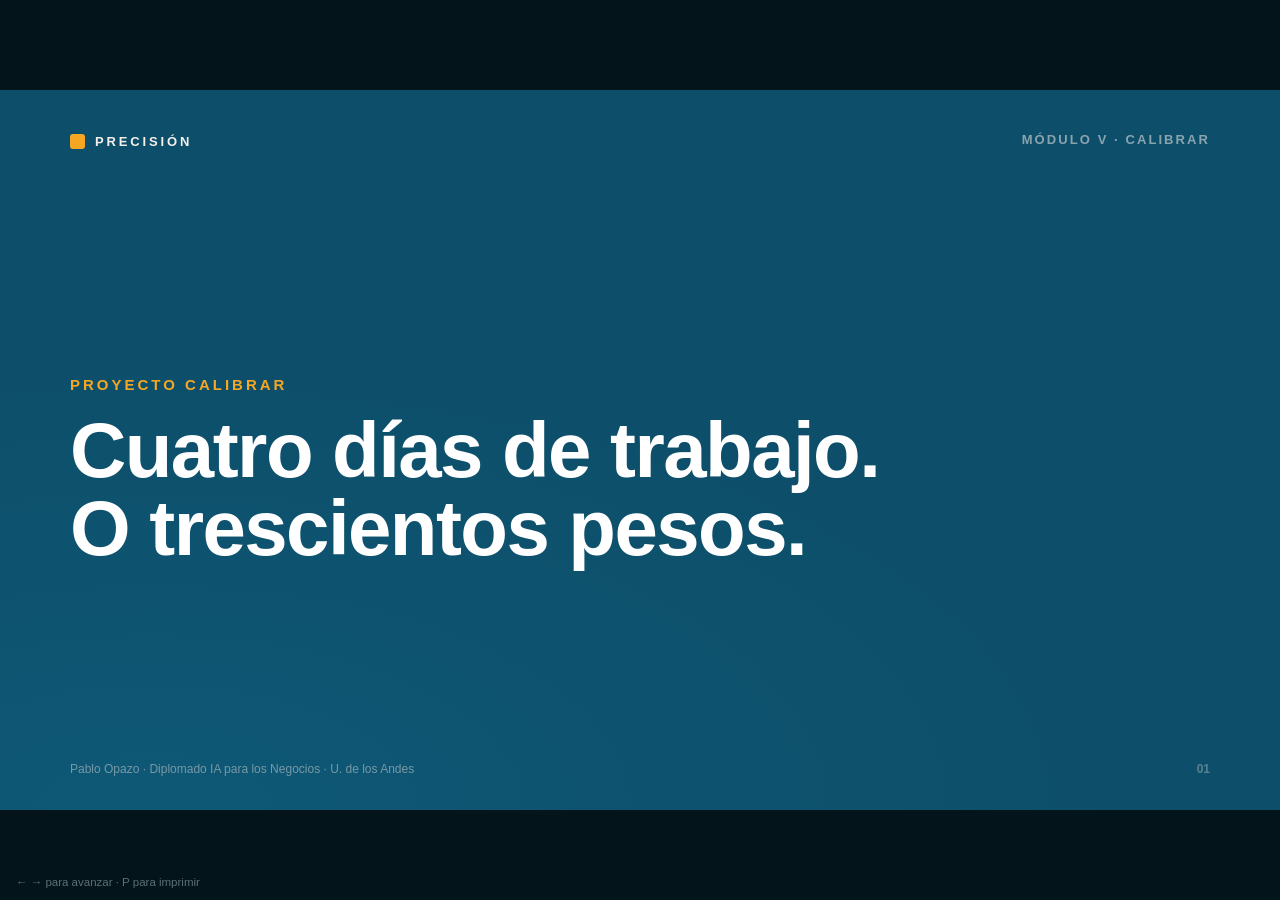
<file: 04 Pitch Modulo V/pitch_calibrar.html>
<!doctype html>
<html lang="es">
<head>
<meta charset="utf-8">
<title>Calibrar · Pitch Módulo V · Precisión Agencia</title>
<style>
/* ══ ESTÁNDAR VISUAL PRECISIÓN — Manual de Marca v1.0, las 6 decisiones ══
   1 tipografía Montserrat en dos roles · 2 tres colores, acento único ámbar
   3 grilla: borde de arranque 70px (5,5%) · 4 logo quieto 70/44
   5 un dato por lámina · 6 máximo 20 palabras                          */
:root{
  --lienzo:#04141b; --sup:#07222E; --pet:#0D4F6A;
  --crema:#F4F1EA; --amber:#F5A623; --mut:#8AA4AF;
}
*{margin:0;padding:0;box-sizing:border-box}
html,body{height:100%;background:var(--lienzo);overflow:hidden;
  font-family:'Montserrat','Avenir Next','Helvetica Neue',Arial,sans-serif;
  -webkit-font-smoothing:antialiased}
#stage{position:fixed;left:50%;top:50%;width:1280px;height:720px;
  transform:translate(-50%,-50%);transform-origin:center center}
.slide{position:absolute;inset:0;overflow:hidden;opacity:0;visibility:hidden;
  transition:opacity .5s ease;background:var(--sup)}
.slide.active{opacity:1;visibility:visible}
.slide.hero{background:radial-gradient(120% 100% at 12% 100%,#0e5876 0%,var(--pet) 62%)}
.slide.deep{background:radial-gradient(120% 90% at 82% 8%,#0d3547 0%,var(--sup) 55%)}

/* — decisión 3: TODO arranca en el borde de 70px — */
.wrap{position:absolute;inset:0;padding:104px 70px 62px;display:flex;
  flex-direction:column;justify-content:center}

/* — decisión 4: el logo quieto — */
.brand{position:absolute;left:70px;top:44px;display:flex;align-items:center;gap:10px;
  font-weight:600;letter-spacing:.22em;font-size:13px;color:var(--crema)}
.brand .tick{width:15px;height:15px;background:var(--amber);border-radius:3px}
.tag{position:absolute;right:70px;top:42px;font-size:13px;font-weight:600;
  letter-spacing:.16em;color:var(--mut)}
.foot{position:absolute;left:70px;bottom:34px;font-size:12px;font-weight:500;
  color:var(--mut);opacity:.85}
.pageno{position:absolute;right:70px;bottom:34px;font-size:12px;font-weight:600;
  color:var(--mut);opacity:.6}

/* — decisión 1: dos roles tipográficos — */
.kicker{font-weight:600;letter-spacing:.2em;font-size:15px;color:var(--amber);
  text-transform:uppercase;margin-bottom:18px}
.h1{font-weight:800;font-size:46px;line-height:1.08;letter-spacing:-.01em;
  color:var(--crema);max-width:1000px}
.hero .t{font-weight:900;font-size:78px;line-height:1;letter-spacing:-.02em;
  color:#fff;max-width:1040px}

/* — decisión 5: un dato por lámina — */
.stat .n{font-weight:900;font-size:112px;color:var(--amber);line-height:1;
  letter-spacing:-.03em}
.stat .l{font-weight:500;font-size:24px;color:var(--crema);margin-top:18px;
  line-height:1.35;max-width:760px}
.stat .src{font-weight:600;font-size:11px;letter-spacing:.06em;color:var(--mut);
  margin-top:26px;text-transform:uppercase}
.nota{font-weight:600;font-size:15px;color:var(--amber);margin-top:30px;
  padding-left:16px;border-left:3px solid var(--amber)}

/* — gobernanza: tres columnas, una línea cada una — */
.tres{display:grid;grid-template-columns:repeat(3,1fr);gap:28px;margin-top:34px}
.col{border-top:2px solid var(--amber);padding-top:20px}
.col b{display:block;font-weight:700;letter-spacing:.14em;font-size:13px;
  color:var(--amber);text-transform:uppercase;margin-bottom:14px}
.col span{font-weight:500;font-size:19px;color:var(--crema);line-height:1.35}

#hint{position:fixed;left:16px;bottom:12px;color:#5b7078;font-size:11.5px;
  font-weight:500;z-index:40}

@media print{
  @page{size:1280px 720px;margin:0}
  html,body{overflow:visible;height:auto}
  #stage{position:static;transform:none!important;width:1280px;height:auto}
  .slide{position:relative;inset:auto;width:1280px;height:720px;opacity:1!important;
    visibility:visible!important;page-break-after:always;break-after:page;transition:none}
  #hint{display:none}
}
</style>
</head>
<body>
<div id="stage">

<!-- ── 1 · HOOK ─────────────────────────────────────────────────────── -->
<section class="slide hero active">
  <div class="brand"><span class="tick"></span>PRECISIÓN</div>
  <div class="tag">MÓDULO V · CALIBRAR</div>
  <div class="wrap">
    <div class="kicker" data-count>Proyecto Calibrar</div>
    <div class="t" data-count>Cuatro días de trabajo.<br>O trescientos pesos.</div>
  </div>
  <div class="foot">Pablo Opazo · Diplomado IA para los Negocios · U. de los Andes</div>
  <div class="pageno">01</div>
</section>

<!-- ── 2 · PROBLEMA ─────────────────────────────────────────────────── -->
<section class="slide deep">
  <div class="brand"><span class="tick"></span>PRECISIÓN</div>
  <div class="tag">MÓDULO V · CALIBRAR</div>
  <div class="wrap">
    <div class="kicker" data-count>El problema</div>
    <div class="h1" data-count>Nadie sabe dónde se rompe su crecimiento.
      Diagnosticarlo a mano cuesta cuatro días.</div>
  </div>
  <div class="foot">Cadena de Crecimiento Comercial · 7 eslabones</div>
  <div class="pageno">02</div>
</section>

<!-- ── 3 · EVIDENCIA ────────────────────────────────────────────────── -->
<section class="slide">
  <div class="brand"><span class="tick"></span>PRECISIÓN</div>
  <div class="tag">MÓDULO V · CALIBRAR</div>
  <div class="wrap stat">
    <div class="kicker" data-count>Evidencia</div>
    <div class="n" data-count>104 de 110</div>
    <div class="l" data-count>verificaciones capaces de fallar. Cero decorativas.</div>
    <div class="src" data-count>Prueba de mutación · 10-ago-2026</div>
    <div class="nota" data-count>El motor nunca ha corrido.</div>
  </div>
  <div class="pageno">03</div>
</section>

<!-- ── 4 · COSTO ────────────────────────────────────────────────────── -->
<section class="slide deep">
  <div class="brand"><span class="tick"></span>PRECISIÓN</div>
  <div class="tag">MÓDULO V · CALIBRAR</div>
  <div class="wrap stat">
    <div class="kicker" data-count>Costo</div>
    <div class="n" data-count>0,2 %</div>
    <div class="l" data-count>del costo del trabajo humano equivalente.</div>
    <div class="src" data-count>Manual 32–40 h · cómputo $340</div>
    <div class="nota" data-count>Revisión incluida, dentro de la reunión.</div>
  </div>
  <div class="pageno">04</div>
</section>

<!-- ── 5 · GOBERNANZA ───────────────────────────────────────────────── -->
<section class="slide">
  <div class="brand"><span class="tick"></span>PRECISIÓN</div>
  <div class="tag">MÓDULO V · CALIBRAR</div>
  <div class="wrap">
    <div class="kicker" data-count>Si falla</div>
    <div class="tres">
      <div class="col"><b data-count>Dueño</b><span data-count>Pablo, leyendo en pantalla.</span></div>
      <div class="col"><b data-count>Aviso</b><span data-count>Una afirmación errada dispara revisión.</span></div>
      <div class="col"><b data-count>Freno</b><span data-count>Sin evidencia, no se dice.</span></div>
    </div>
  </div>
  <div class="foot">Gobernanza de Calibrar v1.0 · 8 de 10 frenos verificados en código</div>
  <div class="pageno">05</div>
</section>

<!-- ── 6 · CIERRE ───────────────────────────────────────────────────── -->
<section class="slide hero">
  <div class="brand"><span class="tick"></span>PRECISIÓN</div>
  <div class="tag">MÓDULO V · CALIBRAR</div>
  <div class="wrap">
    <div class="kicker" data-count>Próximo paso</div>
    <div class="t" data-count>Primera corrida punta a punta.<br>Después, línea base real.</div>
  </div>
  <div class="foot">Pablo Opazo · pablo.opazo@ppagencia.cl</div>
  <div class="pageno">06</div>
</section>

</div>
<div id="hint">← → para avanzar · P para imprimir</div>
<script>
const S=[...document.querySelectorAll('.slide')];let i=0;
function ir(n){S[i].classList.remove('active');i=Math.max(0,Math.min(S.length-1,n));
  S[i].classList.add('active');}
addEventListener('keydown',e=>{
  if(['ArrowRight',' ','PageDown'].includes(e.key))ir(i+1);
  if(['ArrowLeft','PageUp'].includes(e.key))ir(i-1);
  if(e.key==='Home')ir(0); if(e.key==='End')ir(S.length-1);
  if(e.key==='p'||e.key==='P')print();
});
addEventListener('click',()=>ir(i+1));
function escala(){const s=Math.min(innerWidth/1280,innerHeight/720);
  stage.style.transform='translate(-50%,-50%) scale('+s+')';}
addEventListener('resize',escala);escala();
</script>
</body>
</html>
</file>
<file: 03 Front/assets/styles.css>
/* ══════════════════════════════════════════════════════════════════════════
   CALIBRAR · Front de demostración — Precisión Agencia
   #0D4F6A petróleo · #F5A623 ámbar · #D5E8F0 claro · Montserrat

   DOS REGISTROS, y no es decoración: son dos objetos distintos.
   · Panel del operador y bloque profundo → CONSOLA OSCURA. Es un instrumento
     que Pablo lee mientras conversa. Ámbar como color de señal, no de adorno.
   · Entregable → DOCUMENTO CLARO. Lo ve el prospecto y se imprime en PDF.
     Oscuro sería un error de marca y un error de impresión.
   La marca contempla las dos: fondo base #FFFFFF, versión oscura #000000.
   ══════════════════════════════════════════════════════════════════════════ */

:root{
  /* Marca — invariantes */
  --brand:#0D4F6A;
  --brand-lo:#093A4E;
  --amber:#F5A623;
  --amber-lo:#C98209;
  --pale:#D5E8F0;

  /* Tokens de superficie — se redefinen en .console */
  --bg:#FFFFFF;
  --surface:#FFFFFF;
  --surface-2:#F4F7F9;
  --surface-3:#EDF3F6;
  --line:#DBE4E9;
  --line-hi:#B9D6E4;
  --ink:#0F2530;
  --ink-2:#3D5866;
  --ink-dim:#6B7B84;
  --accent:var(--amber);
  --on-accent:#000000;
  --ok:#1E6B4F;
  --bad:#B3261E;
  --warn:#8A5B00;

  --mono:ui-monospace,"SF Mono",SFMono-Regular,Menlo,Consolas,monospace;
  --sans:"Montserrat","Avenir Next","Helvetica Neue",Arial,sans-serif;

  --u:4px;
  --max:1300px;
  --ease:cubic-bezier(.2,.8,.2,1);
  --ease-out:cubic-bezier(.16,1,.3,1);
}

/* Consola: mismo componente, otra piel */
.console{
  --bg:#06131A;
  --surface:#0A1D27;
  --surface-2:#0D2532;
  --surface-3:#123040;
  --line:#1C3D4E;
  --line-hi:#2C5D75;
  --ink:#E6F1F6;
  --ink-2:#A9C4D1;
  --ink-dim:#6E8F9F;
  --ok:#3DD69B;
  --bad:#FF6B5E;
  --warn:#F5A623;
}

*{box-sizing:border-box;margin:0;padding:0}
html{-webkit-text-size-adjust:100%;scroll-behavior:smooth}
body{
  font-family:var(--sans);
  font-size:15px;line-height:1.55;color:var(--ink);background:#fff;
  -webkit-font-smoothing:antialiased;text-rendering:optimizeLegibility;
  font-variant-numeric:tabular-nums;
}
h1,h2,h3,h4{font-weight:900;letter-spacing:-.015em;line-height:1.12;color:var(--brand)}
.console h1,.console h2,.console h3,.console h4{color:var(--ink)}
a{color:var(--brand)}
button,input{font-family:inherit;font-variant-numeric:tabular-nums}
code,.mono{font-family:var(--mono);font-variant-numeric:tabular-nums}
code{font-size:.9em;background:rgba(13,79,106,.09);padding:1px 5px;border-radius:2px}
.console code{background:rgba(245,166,35,.13);color:var(--amber)}

::selection{background:var(--amber);color:#000}

/* Etiqueta técnica: mayúsculas, tracking amplio, tamaño mínimo legible */
.kicker{
  font-size:10px;font-weight:800;letter-spacing:.2em;text-transform:uppercase;
  color:var(--ink-dim);display:block;
}

/* ── Cabecera ──────────────────────────────────────────────────────────── */
.top{
  background:var(--brand);color:#fff;position:sticky;top:0;z-index:60;
  box-shadow:inset 0 -3px 0 var(--amber);
}
.top-in{max-width:var(--max);margin:0 auto;padding:12px 30px;display:flex;align-items:center;gap:20px}
.top img{height:40px;width:auto;display:block}
.top .sep{width:1px;height:28px;background:rgba(255,255,255,.26)}
.top .name{font-weight:900;letter-spacing:.24em;font-size:13px;text-transform:uppercase;line-height:1}
.top .name span{color:var(--amber)}
.top .build{font-family:var(--mono);font-size:10px;color:rgba(255,255,255,.5);letter-spacing:.04em;
  border:1px solid rgba(255,255,255,.2);padding:3px 7px;border-radius:2px}
.top nav{margin-left:auto;display:flex;gap:2px;flex-wrap:wrap}
.top nav a{
  color:rgba(255,255,255,.78);text-decoration:none;font-size:11px;font-weight:800;
  letter-spacing:.11em;text-transform:uppercase;padding:9px 14px;border:1px solid transparent;
  border-radius:2px;transition:all .16s var(--ease-out);white-space:nowrap;
}
.top nav a:hover{color:#fff;border-color:rgba(255,255,255,.32);background:rgba(255,255,255,.06)}
.top nav a.on{color:#000;background:var(--amber);border-color:var(--amber)}

.aviso{
  background:#000;color:#fff;font-size:10px;letter-spacing:.16em;text-transform:uppercase;
  font-weight:800;text-align:center;padding:8px 20px;
}
.aviso b{color:var(--amber)}

/* ── Estructura ────────────────────────────────────────────────────────── */
.wrap{max-width:var(--max);margin:0 auto;padding:0 30px}
.vista{display:none;padding:44px 0 100px;background:var(--bg);color:var(--ink)}
.vista.on{display:block;animation:sube .34s var(--ease-out)}
@keyframes sube{from{opacity:0;transform:translateY(8px)}to{opacity:1;transform:none}}
.grid2{display:grid;grid-template-columns:1fr 1fr;gap:28px}
@media(max-width:900px){.grid2{grid-template-columns:1fr}}

/* La consola ocupa todo el alto y lleva retícula de fondo, apenas insinuada:
   tiene que leerse como instrumento, no como papel cuadriculado. */
.vista.console{
  min-height:100vh;
  background:
    linear-gradient(rgba(120,190,220,.045) 1px,transparent 1px) 0 0/100% 56px,
    linear-gradient(90deg,rgba(120,190,220,.045) 1px,transparent 1px) 0 0/56px 100%,
    var(--bg);
}
.vista.console::before{
  content:"";position:fixed;inset:0;pointer-events:none;z-index:0;
  background:radial-gradient(130% 80% at 50% -10%,rgba(44,93,117,.22) 0%,transparent 55%);
}
.vista.console .wrap{position:relative;z-index:1}

/* Panel: la unidad de la consola, con marcas de esquina */
.pnl,.card,.barra,.ruteo-cab,.reloj,.senales,.cierre-bloque{position:relative}
.tick::before,.tick::after{
  content:"";position:absolute;width:7px;height:7px;border:1px solid var(--amber);opacity:.7;
}
.tick::before{top:-1px;left:-1px;border-right:none;border-bottom:none}
.tick::after{bottom:-1px;right:-1px;border-left:none;border-top:none}

/* ── Portada ───────────────────────────────────────────────────────────── */
.hero{padding:58px 0 34px;border-bottom:1px solid var(--line)}
.hero h1{font-size:clamp(40px,7vw,78px);text-transform:uppercase;letter-spacing:-.035em}
.hero h1 .amb{color:var(--amber)}
.hero .claim{font-size:clamp(17px,2vw,23px);font-weight:600;color:var(--ink);max-width:46ch;margin-top:20px;line-height:1.35}
.hero .sub{color:var(--ink-dim);max-width:66ch;margin-top:16px;font-size:14.5px}
.hero .meta-b{display:flex;gap:8px;flex-wrap:wrap;margin-top:22px}
.hero .meta-b span{font-family:var(--mono);font-size:10.5px;letter-spacing:.06em;color:var(--ink-dim);
  border:1px solid var(--line);padding:5px 9px;border-radius:2px}

.cards{display:grid;grid-template-columns:repeat(3,1fr);gap:2px;margin-top:38px;background:var(--line)}
@media(max-width:980px){.cards{grid-template-columns:1fr}}
.card{
  padding:26px 24px 24px;background:var(--surface);text-decoration:none;color:inherit;display:block;
  transition:background .18s var(--ease-out),transform .18s var(--ease-out);
}
.card:hover{background:var(--surface-2);transform:translateY(-2px)}
.card:hover .go{color:var(--amber-lo)}
.card h3{font-size:21px;margin:12px 0 10px}
.card p{color:var(--ink-dim);font-size:13.5px}
.card .go{margin-top:18px;font-size:11px;font-weight:800;letter-spacing:.13em;text-transform:uppercase;
  color:var(--brand);transition:color .18s;display:inline-block}
.card .go::after{content:" →"}

.flujo{display:grid;grid-template-columns:repeat(3,1fr);gap:1px;margin-top:2px;background:var(--line)}
@media(max-width:820px){.flujo{grid-template-columns:1fr}}
.flujo .fp{padding:20px 24px;background:var(--surface)}
.flujo .fn{display:inline-flex;align-items:center;justify-content:center;width:20px;height:20px;
  background:var(--brand);color:#fff;font-family:var(--mono);font-size:11px;font-weight:700;margin-bottom:10px}
.flujo .fp b{display:block;font-size:14px;color:var(--brand);font-weight:800;font-family:var(--mono)}
.flujo .fp i{display:block;font-style:normal;font-size:12.5px;color:var(--ink-dim);margin-top:8px}
.flujo .fp:last-child{background:var(--pale)}
.flujo .fp:last-child .fn{background:#000;color:var(--amber)}

/* ── Cadena horizontal — pipeline en galones ───────────────────────────── */
.cadena{display:flex;gap:3px;margin:8px 0 0;isolation:isolate}
.esl{
  flex:1 1 0;min-width:0;background:var(--surface-2);padding:12px 10px 14px 20px;position:relative;
  display:flex;flex-direction:column;align-items:flex-start;min-height:104px;
  clip-path:polygon(0 0,calc(100% - 11px) 0,100% 50%,calc(100% - 11px) 100%,0 100%,11px 50%);
  transition:background .25s var(--ease-out),transform .25s var(--ease-out);
}
.esl:first-child{clip-path:polygon(0 0,calc(100% - 11px) 0,100% 50%,calc(100% - 11px) 100%,0 100%)}
.esl:last-child{clip-path:polygon(0 0,100% 0,100% 100%,0 100%,11px 50%)}
.esl .num{font-family:var(--mono);font-size:19px;font-weight:700;line-height:1;color:var(--ink-dim);letter-spacing:-.02em}
.esl .nom{font-size:10px;font-weight:800;line-height:1.25;margin-top:7px;color:var(--ink-dim);
  text-transform:uppercase;letter-spacing:.04em;overflow-wrap:anywhere}
.esl .ar{font-size:9.5px;color:var(--ink-dim);margin-top:6px;display:none;font-weight:700}

.esl.sano{background:var(--pale)}
.esl.sano .num,.esl.sano .nom{color:var(--brand)}
.esl.roto{background:var(--surface);box-shadow:inset 0 0 0 1px var(--brand),inset 0 -3px 0 var(--brand)}
.esl.roto .num,.esl.roto .nom{color:var(--brand)}
.esl.roto::after{
  content:"";position:absolute;right:2px;top:20%;bottom:20%;width:2px;
  background:repeating-linear-gradient(180deg,var(--brand) 0 3px,transparent 3px 6px);opacity:.55;
}
.esl.sin_datos{background:var(--surface-2);opacity:.7}
.esl.dom{
  background:var(--amber);z-index:3;transform:scale(1.04);
  box-shadow:0 0 0 2px #000, 0 6px 18px rgba(245,166,35,.35);
}
.esl.dom .num,.esl.dom .nom{color:#000}
.esl.dom .ar{display:block;color:#5A3C00}
.esl.dom::after{display:none}
/* La etiqueta va DENTRO del galón: el clip-path recorta todo lo que sobresalga */
.esl .tag{
  display:inline-block;font-size:8px;font-weight:900;letter-spacing:.14em;
  text-transform:uppercase;padding:3px 7px;background:#000;color:var(--amber);margin-bottom:8px;
}
.esl.sec .tag{background:var(--brand);color:#fff}
.esl.sec{box-shadow:inset 0 0 0 1px var(--brand),inset 0 -3px 0 var(--brand)}

.cadena-pie{display:flex;gap:20px;flex-wrap:wrap;margin-top:16px;font-size:11px;color:var(--ink-dim)}
.cadena-pie i{display:inline-block;width:12px;height:12px;margin-right:7px;vertical-align:-2px}
.cadena-pie .i-sano{background:var(--pale)}
.cadena-pie .i-roto{background:var(--surface);box-shadow:inset 0 0 0 1px var(--brand)}
.cadena-pie .i-dom{background:var(--amber);box-shadow:0 0 0 1px #000}
.cadena-pie .i-sd{background:var(--surface-2);opacity:.7}
@media(max-width:760px){
  .cadena{flex-wrap:wrap}
  .esl{flex:1 1 30%;clip-path:none!important;padding-left:12px}
}

/* ── Cadena vertical — riel con nodos, para la barra lateral ───────────── */
.cadena-v{margin-top:14px;position:relative;padding-left:14px}
.cadena-v::before{content:"";position:absolute;left:4px;top:12px;bottom:12px;width:1px;background:var(--line)}
.eslv{
  display:grid;grid-template-columns:30px 1fr auto;align-items:center;gap:10px;
  padding:9px 10px;margin-bottom:1px;background:var(--surface-2);position:relative;
  transition:background .22s var(--ease-out);
}
.eslv::before{
  content:"";position:absolute;left:-14px;top:50%;width:9px;height:9px;margin-top:-4px;
  background:var(--bg);box-shadow:inset 0 0 0 2px var(--line-hi);border-radius:50%;
}
.eslv .n{font-family:var(--mono);font-size:16px;font-weight:700;color:var(--ink-dim);line-height:1}
.eslv .t b{display:block;font-size:12.5px;font-weight:700;color:var(--ink);line-height:1.25}
.eslv .t i{display:block;font-style:normal;font-size:11px;color:var(--ink-dim);margin-top:1px}
.eslv .s{font-size:9px;font-weight:900;letter-spacing:.11em;text-transform:uppercase;color:var(--ink-dim);white-space:nowrap}
.eslv.sano{background:rgba(61,214,155,.09)}
.eslv.sano .n,.eslv.sano .s{color:var(--ok)}
.eslv.sano::before{box-shadow:inset 0 0 0 2px var(--ok)}
.eslv.roto{box-shadow:inset 3px 0 0 var(--line-hi)}
.eslv.roto .s{color:var(--ink-2)}
.eslv.sin_datos{opacity:.55}
.eslv.dom{background:var(--amber);box-shadow:inset 4px 0 0 #000;transform:translateX(2px)}
.eslv.dom .n,.eslv.dom .s,.eslv.dom .t b{color:#000}
.eslv.dom .t i{color:#5A3C00}
.eslv.dom::before{background:var(--amber);box-shadow:inset 0 0 0 2px #000;animation:latido 2.4s infinite}
@keyframes latido{0%,100%{transform:scale(1);opacity:1}50%{transform:scale(1.35);opacity:.75}}
.eslv.sec{box-shadow:inset 4px 0 0 var(--line-hi)}

/* ── Controles ─────────────────────────────────────────────────────────── */
.barra{
  display:flex;align-items:center;gap:16px;flex-wrap:wrap;
  background:var(--surface-2);box-shadow:inset 3px 0 0 var(--amber);padding:13px 18px;margin-bottom:26px;
}
.barra .prog{flex:1;min-width:150px;height:4px;background:var(--line);position:relative;overflow:hidden}
.barra .prog i{position:absolute;left:0;top:0;bottom:0;background:var(--amber);transition:width .4s var(--ease-out)}
.barra .prog::after{
  content:"";position:absolute;inset:0;
  background:repeating-linear-gradient(90deg,transparent 0 9px,var(--bg) 9px 10px);opacity:.6;
}
.btn{
  border:1px solid var(--line-hi);background:transparent;color:var(--ink);font-size:11px;font-weight:800;
  letter-spacing:.11em;text-transform:uppercase;padding:10px 15px;cursor:pointer;border-radius:2px;
  transition:all .16s var(--ease-out);
}
.btn:hover{background:var(--brand);border-color:var(--brand);color:#fff}
.console .btn:hover{background:var(--line-hi);border-color:var(--line-hi);color:#fff}
.btn.pri{background:var(--amber);border-color:var(--amber);color:#000}
.btn.pri:hover{background:#fff;border-color:#fff;color:#000}
.console .btn.pri:hover{background:#fff;border-color:#fff;color:#000}
.btn.gh{border-color:var(--line);color:var(--ink-dim)}
.btn.gh:hover{background:var(--surface-3);color:var(--ink);border-color:var(--line-hi)}
.btn:focus-visible{outline:2px solid var(--amber);outline-offset:2px}

/* ── Preguntas del triage ──────────────────────────────────────────────── */
.op{display:grid;grid-template-columns:minmax(0,1fr) 440px;gap:32px;align-items:start}
@media(max-width:1100px){.op{grid-template-columns:1fr}}

.q{border-top:1px solid var(--line);padding:20px 0;transition:background .2s}
.q:first-child{border-top:none}
.q.nueva{background:rgba(245,166,35,.09);margin:0 -16px;padding:20px 16px;box-shadow:inset 3px 0 0 var(--amber)}
.q .qh{display:flex;gap:12px;align-items:baseline}
.q .cod{
  font-family:var(--mono);font-size:11px;font-weight:700;color:#fff;background:var(--brand);
  padding:3px 7px;flex:0 0 auto;letter-spacing:.02em;
}
.console .q .cod{background:var(--line-hi)}
.q.done .cod{background:var(--ok);color:#04231A}
.q .txt{font-size:15.5px;font-weight:600;color:var(--ink)}
.q .esl-tag{margin-left:auto;font-family:var(--mono);font-size:10px;font-weight:700;color:var(--ink-dim);white-space:nowrap}
.q .why{font-size:12.5px;color:var(--ink-dim);margin:8px 0 0 44px;max-width:72ch}
.ops{display:flex;gap:6px;flex-wrap:wrap;margin:13px 0 0 44px}
.op-chip{
  border:1px solid var(--line);background:transparent;padding:8px 14px;font-size:13px;cursor:pointer;
  color:var(--ink-2);border-radius:2px;transition:all .14s var(--ease-out);
}
.op-chip:hover{border-color:var(--line-hi);color:var(--ink)}
.op-chip.sel{background:var(--brand);border-color:var(--brand);color:#fff;font-weight:700}
.console .op-chip.sel{background:var(--amber);border-color:var(--amber);color:#000}
.op-chip:focus-visible{outline:2px solid var(--amber);outline-offset:2px}
@media(max-width:620px){.q .why,.ops{margin-left:0}}

/* ── Barra lateral del operador ────────────────────────────────────────── */
.side{position:sticky;top:98px;display:flex;flex-direction:column;gap:2px}
@media(max-width:1100px){.side{position:static}}
.pnl{border:1px solid var(--line);background:var(--surface);padding:18px}
.pnl.dark{background:var(--brand);border-color:var(--brand);color:#fff}
.console .pnl.dark{background:var(--amber);border-color:var(--amber);color:#000}
.pnl.dark .kicker{color:rgba(255,255,255,.6)}
.console .pnl.dark .kicker{color:rgba(0,0,0,.55)}
.pnl.dark h3{color:#fff}
.console .pnl.dark h3{color:#000}
.pnl h3{font-size:15px;margin:8px 0 4px;color:var(--ink)}
.pnl .dato{font-size:25px;font-weight:900;line-height:1.12;color:var(--amber);margin-top:6px;letter-spacing:-.02em}
.console .pnl.dark .dato{color:#000}
.pnl .li{font-size:13px;color:rgba(255,255,255,.9);margin-top:10px}
.console .pnl.dark .li{color:rgba(0,0,0,.78)}
.sub-dark{font-size:11.5px;margin-top:10px;color:rgba(255,255,255,.66)}
.console .pnl.dark .sub-dark{color:rgba(0,0,0,.6)}
.veredicto{display:flex;gap:6px;flex-wrap:wrap;margin-top:13px}
.pill{font-family:var(--mono);font-size:10px;font-weight:700;letter-spacing:.06em;text-transform:uppercase;
  padding:5px 9px;border:1px solid;border-radius:2px}
.pill.ok{background:#000;border-color:#000;color:var(--amber)}
.pill.gh{border-color:rgba(255,255,255,.36);color:#fff}
.console .pnl.dark .pill.gh{border-color:rgba(0,0,0,.3);color:#000}
.pill.dk{border-color:var(--line);color:var(--ink-dim)}

.lista{list-style:none;margin-top:10px}
.lista li{font-size:13.5px;padding:10px 0 10px 18px;border-top:1px solid var(--line);position:relative;color:var(--ink)}
.lista li:first-child{border-top:none}
.lista li::before{content:"";position:absolute;left:0;top:16px;width:8px;height:8px;background:var(--ok)}
.lista.no li::before{background:var(--ink-dim);opacity:.5;clip-path:polygon(50% 0,100% 100%,0 100%)}
.ev{display:block;margin-top:6px;font-family:var(--mono);font-size:10px;font-weight:700;
  letter-spacing:.05em;text-transform:uppercase;color:var(--ink-dim)}
.contra{box-shadow:inset 3px 0 0 var(--bad);padding:10px 0 10px 13px;margin-top:12px;font-size:13px;color:var(--ink)}
.contra b{color:var(--bad);font-size:10px;letter-spacing:.1em;text-transform:uppercase;display:block;margin-bottom:3px}

/* ── Cabecera del bloque profundo ──────────────────────────────────────── */
.ruteo-cab{display:grid;grid-template-columns:1.3fr 1fr 1fr;gap:1px;background:var(--line);margin-bottom:20px}
@media(max-width:820px){.ruteo-cab{grid-template-columns:1fr}}
.ruteo-cab > div{padding:20px 22px;background:var(--surface)}
.ruteo-cab .rc-esl{background:var(--brand);color:#fff}
.console .ruteo-cab .rc-esl{background:var(--amber);color:#000}
.ruteo-cab .rc-esl .kicker{color:rgba(255,255,255,.6)}
.console .ruteo-cab .rc-esl .kicker{color:rgba(0,0,0,.55)}
.ruteo-cab .dato{font-size:23px;font-weight:900;color:var(--amber);line-height:1.14;margin-top:7px;letter-spacing:-.02em}
.console .ruteo-cab .rc-esl .dato{color:#000}
.ruteo-cab .dato2{font-family:var(--mono);font-size:20px;font-weight:700;color:var(--ink);margin-top:7px}
.ruteo-cab p{font-size:12.5px;color:var(--ink-dim);margin-top:8px}
.ruteo-cab .rc-esl p{color:rgba(255,255,255,.85)}
.console .ruteo-cab .rc-esl p{color:rgba(0,0,0,.72)}

/* ── Reloj de la reunión ───────────────────────────────────────────────── */
.reloj{border:1px solid var(--line);background:var(--surface);padding:17px 20px;margin-bottom:26px}
.reloj .rl{display:flex;margin-top:12px;gap:1px;background:var(--line)}
.reloj .seg{padding:10px 11px;font-size:10px;font-weight:800;letter-spacing:.07em;text-transform:uppercase;
  overflow:hidden;white-space:nowrap;text-overflow:ellipsis;min-width:0;transition:flex .45s var(--ease-out)}
.reloj .seg i{display:block;font-family:var(--mono);font-style:normal;font-size:15px;font-weight:700;
  margin-top:4px;letter-spacing:-.01em}
.reloj .s1{background:var(--brand);color:#fff}
.reloj .s2{background:var(--amber);color:#000}
.reloj .s3{background:var(--pale);color:var(--brand)}
.console .reloj .s3{background:var(--surface-3);color:var(--ink)}
.reloj .s4{background:#F7D9A0;color:#000}
.reloj .s5{background:var(--surface-2);color:var(--ink-dim)}
.reloj p{font-size:12.5px;color:var(--ink-dim);margin-top:12px;max-width:90ch}
@media(max-width:700px){.reloj .seg{font-size:8.5px;padding:8px 5px}.reloj .seg i{font-size:12px}}

/* ── Bloques de preguntas profundas ────────────────────────────────────── */
.grupo{margin-bottom:42px}
.gh2{font-size:11px;letter-spacing:.16em;text-transform:uppercase;color:var(--ink);
  padding-bottom:9px;margin-bottom:16px;box-shadow:inset 0 -2px 0 var(--brand)}
.console .gh2{box-shadow:inset 0 -2px 0 var(--line-hi)}
.gh2.amb{box-shadow:inset 0 -2px 0 var(--amber)}
.gh3{font-family:var(--mono);font-size:10.5px;letter-spacing:.1em;text-transform:uppercase;color:var(--ink-dim);
  margin:24px 0 2px;padding-bottom:7px;border-bottom:1px solid var(--line)}
.razon-fija{background:var(--surface-2);box-shadow:inset 3px 0 0 var(--line-hi);padding:14px 17px;
  font-size:13px;color:var(--ink-2);margin-bottom:22px;max-width:98ch}
.razon-fija b{display:block;font-size:10px;letter-spacing:.13em;text-transform:uppercase;color:var(--ink-dim);margin-bottom:6px}
.razon-fija.amb{box-shadow:inset 3px 0 0 var(--amber);background:rgba(245,166,35,.08)}

.qd{border-bottom:1px solid var(--line);padding:17px 0;transition:background .2s}
.qd.done{background:rgba(61,214,155,.07);margin:0 -14px;padding:17px 14px;box-shadow:inset 3px 0 0 var(--ok)}
.qd.nd{opacity:.5}
.qd .qh{display:flex;gap:11px;align-items:baseline;flex-wrap:wrap}
.qd .cod{font-family:var(--mono);font-size:11px;font-weight:700;color:#fff;background:var(--brand);padding:3px 7px}
.console .qd .cod{background:var(--line-hi)}
.qd.done .cod{background:var(--ok);color:#04231A}
.qd .txt{font-size:15px;font-weight:600;flex:1;min-width:220px;color:var(--ink)}
.qd .clave{font-size:9px;font-weight:900;letter-spacing:.11em;text-transform:uppercase;
  background:var(--amber);color:#000;padding:4px 7px;white-space:nowrap}
.qd .clave.n30{background:var(--brand);color:#fff}
.console .qd .clave.n30{background:var(--line-hi)}
.qd .orig{font-family:var(--mono);font-size:9.5px;font-weight:700;letter-spacing:.04em;
  color:var(--ink-dim);border:1px solid var(--line);padding:3px 7px;white-space:nowrap}
.qd .orig.nueva{border-color:var(--amber);color:var(--amber);background:rgba(245,166,35,.1)}
.qd .why{font-size:12.5px;color:var(--ink-dim);margin:8px 0 0 44px;max-width:84ch}
.qd .ops{margin-left:44px;align-items:center}
.qd .nota{border:1px solid var(--line);padding:8px 11px;font-size:13px;flex:1;min-width:220px;
  color:var(--ink);background:var(--surface-2);border-radius:2px}
.qd .nota::placeholder{color:var(--ink-dim)}
.qd .nota:focus{outline:none;border-color:var(--amber);background:var(--surface)}
@media(max-width:620px){.qd .why,.qd .ops{margin-left:0}}

/* Señales — pre-trabajo, no tiempo de reunión */
.senales{border:1px dashed var(--line-hi);padding:19px 22px;margin-top:24px;background:var(--surface-2)}
.senales .sen-int{font-size:12.5px;color:var(--ink-dim);margin:9px 0 15px;max-width:90ch}
.senales .sen{display:grid;grid-template-columns:48px 1fr;gap:13px;padding:11px 0;border-top:1px solid var(--line)}
.senales .sen .cod{font-family:var(--mono);font-size:10px;font-weight:700;color:var(--ink);
  border:1px solid var(--line-hi);padding:3px 5px;text-align:center;align-self:start}
.senales .sen b{display:block;font-size:13.5px;font-weight:700;color:var(--ink)}
.senales .sen i{display:block;font-style:normal;font-size:12.5px;color:var(--ink-dim);margin-top:3px}

.cierre-bloque{display:flex;gap:26px;align-items:center;flex-wrap:wrap;justify-content:space-between;
  border:1px dashed var(--line-hi);padding:24px;margin-top:14px}
.cierre-bloque.ok{border:1px solid var(--amber);background:var(--amber)}
.cierre-bloque.ok .kicker{color:rgba(0,0,0,.55)}
.cierre-bloque.ok h3,.cierre-bloque.ok p{color:#000!important}
.cierre-bloque h3{font-size:17px;max-width:72ch;color:var(--ink)}

/* ── Entregable ────────────────────────────────────────────────────────── */
.bloque{border-top:2px solid var(--brand);padding:36px 0 46px}
.bloque:first-of-type{border-top:none}
.bloque > .bh{display:flex;align-items:baseline;gap:15px;flex-wrap:wrap;margin-bottom:22px}
.bloque .bnum{font-family:var(--mono);font-size:10.5px;font-weight:700;letter-spacing:.09em;
  text-transform:uppercase;background:var(--brand);color:#fff;padding:6px 10px}
.bloque h2{font-size:clamp(23px,3.1vw,32px);text-transform:uppercase;letter-spacing:-.025em}
.bloque .bs{color:var(--ink-dim);font-size:14px;flex-basis:100%;max-width:78ch}
.proc{font-family:var(--mono);font-size:9.5px;font-weight:700;letter-spacing:.07em;text-transform:uppercase;
  padding:5px 8px;border:1px solid var(--line);color:var(--ink-dim);margin-left:auto;white-space:nowrap}
.proc.v{border-color:var(--brand);color:var(--brand)}

.destacado{border:2px solid #000;background:var(--amber);padding:24px 26px;margin:24px 0;position:relative}
.destacado .kicker{color:#5A3C00}
.destacado p{font-size:clamp(17px,2.1vw,22px);font-weight:700;line-height:1.34;color:#000;margin-top:9px;max-width:64ch}
.no-problema{border:1px solid var(--line);box-shadow:inset 4px 0 0 var(--ok);padding:18px 22px;margin:18px 0}
.no-problema p{font-size:15px;margin-top:7px;max-width:72ch}

.razon,.qa{display:none}
body.interno .razon,body.interno .qa{display:block}
.razon{background:var(--surface-2);box-shadow:inset 3px 0 0 #000;padding:15px 17px;font-size:13px;
  color:var(--ink-dim);margin:18px 0;max-width:92ch}
.razon b{color:var(--ink);display:block;font-size:10px;letter-spacing:.13em;text-transform:uppercase;margin-bottom:6px}
.razon::after{content:"Capa interna — no se muestra al prospecto. Usa la taquigrafía E1–E7 del PRD, que fuera de estos documentos siempre se escribe 01–07.";
  display:block;margin-top:10px;font-size:10.5px;font-weight:700;color:#000;opacity:.5}

table{width:100%;border-collapse:collapse;margin-top:10px;font-size:14px}
th{background:var(--brand);color:#fff;text-align:left;padding:11px 13px;font-family:var(--mono);
  font-size:10px;letter-spacing:.09em;text-transform:uppercase;font-weight:700}
td{padding:13px;border-bottom:1px solid var(--line);vertical-align:top}
tr:nth-child(even) td{background:var(--surface-2)}
td .lec{color:var(--ink-dim);font-size:12.5px;display:block;margin-top:5px}
td .val{font-weight:900;font-size:16px;color:var(--brand);white-space:nowrap;font-variant-numeric:tabular-nums}
.tabla-scroll{overflow-x:auto}
.t-anclas{table-layout:fixed}
.t-anclas .val{white-space:normal;font-size:14px;line-height:1.35}
.t-anclas td{font-size:13px}
tr.sin_fuente td{background:rgba(179,38,30,.05)}
tr.sin_fuente td:first-child b{color:var(--ink-dim)}
.vacio{font-size:12.5px;color:var(--bad);font-weight:700}

.sem{display:grid;grid-template-columns:repeat(5,1fr);gap:1px;margin-top:10px;background:var(--line)}
@media(max-width:860px){.sem{grid-template-columns:1fr 1fr}}
.sem .c{background:var(--surface);padding:15px;box-shadow:inset 0 5px 0 var(--line)}
.sem .c.rojo{box-shadow:inset 0 5px 0 var(--bad)}
.sem .c.ambar{box-shadow:inset 0 5px 0 var(--amber)}
.sem .c.verde{box-shadow:inset 0 5px 0 var(--ok)}
.sem .c h4{font-size:13px;margin:7px 0}
.sem .c p{font-size:12.5px;color:var(--ink-dim)}

.hipos{display:grid;gap:20px}
.hipo{border:1px solid var(--line)}
.hipo .hh{background:var(--surface-2);padding:17px 22px;border-bottom:1px solid var(--line)}
.hipo .hh .n{font-family:var(--mono);font-size:10.5px;font-weight:700;letter-spacing:.11em;color:var(--ink-dim);text-transform:uppercase}
.hipo .hh p{font-size:clamp(16px,2vw,19px);font-weight:700;color:var(--brand);margin-top:7px;max-width:72ch}
.hipo .hb{padding:17px 22px;display:grid;grid-template-columns:1fr 1fr;gap:17px 28px}
@media(max-width:760px){.hipo .hb{grid-template-columns:1fr}}
.campo .k{font-family:var(--mono);font-size:9.5px;font-weight:700;letter-spacing:.11em;text-transform:uppercase;color:var(--ink-dim)}
.campo .v{font-size:13.5px;margin-top:5px}
.campo.full{grid-column:1/-1}
.meta-row{display:flex;gap:6px;flex-wrap:wrap;padding:0 22px 17px}

.sols{display:grid;gap:18px}
.sol{border:1px solid var(--line);box-shadow:inset 4px 0 0 var(--brand);padding:19px 22px}
.sol .sh{display:flex;gap:12px;align-items:baseline;flex-wrap:wrap}
.sol .sn{font-family:var(--mono);font-size:10.5px;font-weight:700;color:#fff;background:var(--brand);padding:4px 9px}
.sol .verif{font-family:var(--mono);font-size:10px;font-weight:700;color:var(--ink-dim)}
.sol h4{font-size:16px;margin:11px 0 0;font-weight:700;color:var(--ink);max-width:78ch}
.sol .pred{background:rgba(245,166,35,.1);box-shadow:inset 3px 0 0 var(--amber);padding:12px 15px;margin-top:13px;font-size:13.5px}
.sol .pred b{font-family:var(--mono);font-size:9.5px;letter-spacing:.11em;text-transform:uppercase;color:var(--warn);display:block;margin-bottom:4px}
.sol .solo{font-size:13px;color:var(--ink-dim);margin-top:11px}

.etapas{display:grid;margin-top:10px}
.etapa{display:grid;grid-template-columns:78px 1fr;border-top:1px solid var(--line)}
.etapa:first-child{border-top:2px solid var(--brand)}
.etapa .en{background:var(--surface-2);display:flex;align-items:flex-start;justify-content:center;
  padding:21px 0;font-family:var(--mono);font-size:28px;font-weight:700;color:var(--brand)}
.etapa .eb{padding:21px 24px}
.etapa h4{font-size:18px}
.etapa .met{display:flex;gap:6px;flex-wrap:wrap;margin:13px 0}
.etapa .campo{margin-top:13px;max-width:82ch}
@media(max-width:620px){.etapa{grid-template-columns:1fr}.etapa .en{justify-content:flex-start;padding:13px 22px 0}}

.fuera{border:1px dashed var(--line-hi);padding:19px 22px;margin-top:24px}
.cierre{border-top:2px solid var(--amber);margin-top:28px;padding-top:19px;font-size:16px;font-weight:600;max-width:72ch}

.qa{border:1px solid var(--line);margin-top:36px}
.qa .qh{background:var(--surface-2);padding:13px 17px;display:flex;gap:13px;align-items:center;flex-wrap:wrap}
.qa .items{display:grid;grid-template-columns:repeat(auto-fill,minmax(238px,1fr))}
.qa .it{padding:11px 17px;border-top:1px solid var(--line);font-size:12.5px;display:flex;gap:9px;align-items:flex-start}
.qa .it i{flex:0 0 auto;width:15px;height:15px;background:var(--ok);color:#fff;font-style:normal;font-size:10px;
  display:flex;align-items:center;justify-content:center;margin-top:2px;font-weight:900}
.qa .it.bad i{background:var(--bad)}
.qa .it b{font-family:var(--mono);font-weight:700;color:var(--brand)}

.pie{border-top:1px solid var(--line);margin-top:54px;padding:24px 0 0;color:var(--ink-dim);font-size:12px}

@media(prefers-reduced-motion:reduce){*{animation:none!important;transition:none!important}}

/* ── Impresión: el PDF sale de este mismo HTML (§5.7.8) ────────────────── */
@media print{
  .top,.aviso,.no-print,.qa{display:none!important}
  .vista{display:none!important;padding:0;background:#fff!important}
  .vista.on{display:block!important}
  .vista.console::before{display:none}
  body{font-size:11pt}
  .bloque,.hipo,.sol,.etapa{page-break-inside:avoid}
  .destacado{background:#F5A623!important}
  .esl,.esl.dom,th,.destacado{-webkit-print-color-adjust:exact;print-color-adjust:exact}
}
</file>
<file: 04 Cabina/assets/cabina.css>
/* CALIBRAR · Cabina de reunión — Precisión Agencia
   Identidad: #0D4F6A petróleo · #F5A623 ámbar · #D5E8F0 claro · Montserrat.
   Dos pieles: herramienta oscura (reunion, guia) y documento claro (resultados). */

:root {
  --petroleo: #0D4F6A;
  --amber: #F5A623;
  --claro: #D5E8F0;
  --tinta: #0E1A22;
  --ok: #3f9f7a;
  --rojo: #d9534f;

  --bg: #0b141b;
  --panel: #101d27;
  --panel2: #15242f;
  --linea: #21323e;
  --texto: #e8eef2;
  --texto2: #93a7b3;
  --mono: "SF Mono", ui-monospace, Menlo, monospace;
}

* { box-sizing: border-box; margin: 0; }
html { scroll-behavior: smooth; }
body {
  font-family: Montserrat, -apple-system, "Segoe UI", sans-serif;
  background: var(--bg); color: var(--texto);
  font-size: 15px; line-height: 1.55;
}

/* ── Barra superior ── */
.top {
  position: sticky; top: 0; z-index: 40;
  display: flex; align-items: center; gap: 14px;
  padding: 10px 22px; background: var(--petroleo);
  border-bottom: 3px solid var(--amber);
}
.top img { height: 26px; }
.top .app { font-weight: 700; letter-spacing: .14em; font-size: 13px; color: #fff; }
.top .app b { color: var(--amber); }
.top .emp {
  font-family: var(--mono); font-size: 12px; color: var(--claro);
  border: 1px solid rgba(213,232,240,.35); border-radius: 4px; padding: 3px 9px;
}
.top nav { margin-left: auto; display: flex; gap: 8px; }
.top nav select {
  font-family: inherit; font-size: 12px; font-weight: 600; max-width: 190px;
  color: #fff; background: rgba(255,255,255,.08); border: 1px solid rgba(255,255,255,.22);
  border-radius: 5px; padding: 5px 8px; cursor: pointer;
}
.top nav select option { color: var(--tinta); }
.top nav a, .top nav button {
  font-family: inherit; font-size: 12px; font-weight: 600; text-decoration: none;
  color: #fff; background: rgba(255,255,255,.08); border: 1px solid rgba(255,255,255,.22);
  border-radius: 5px; padding: 6px 12px; cursor: pointer;
}
.top nav a.act { background: var(--amber); color: var(--tinta); border-color: var(--amber); }
.top nav a:hover, .top nav button:hover { background: rgba(255,255,255,.18); }
.top nav a.act:hover { background: var(--amber); }

main { max-width: 980px; margin: 0 auto; padding: 26px 22px 140px; }

/* ── Secciones de la reunión ── */
.sec {
  background: var(--panel); border: 1px solid var(--linea); border-radius: 10px;
  padding: 20px 22px; margin-bottom: 18px;
}
.sec-h { display: flex; align-items: baseline; gap: 12px; flex-wrap: wrap; margin-bottom: 4px; }
.sec-h h2 { font-size: 15px; font-weight: 800; letter-spacing: .06em; text-transform: uppercase; }
.min { font-family: var(--mono); font-size: 11px; color: var(--tinta); background: var(--amber);
  border-radius: 3px; padding: 2px 7px; font-weight: 700; }
.sec-sub { color: var(--texto2); font-size: 13px; margin-bottom: 14px; }
.hecho { font-family: var(--mono); font-size: 11px; color: var(--texto2); margin-left: auto; }

/* ── Preguntas ── */
.q { border-top: 1px solid var(--linea); padding: 13px 0 11px; }
.q:first-of-type { border-top: 0; }
.q .qh { display: flex; gap: 10px; align-items: baseline; }
.cod { font-family: var(--mono); font-size: 11px; font-weight: 700; color: var(--amber); min-width: 30px; }
.q .txt { font-weight: 600; }
.q .why { font-size: 12px; color: var(--texto2); margin: 3px 0 8px 40px; }
.q.resp .txt { color: var(--claro); }
.q.gated { opacity: .45; }
.q .gate-nota { font-size: 12px; color: var(--amber); margin-left: 40px; font-style: italic; }

.ops { display: flex; flex-wrap: wrap; gap: 7px; margin-left: 40px; }
.chip {
  font-family: inherit; font-size: 12.5px; font-weight: 600; cursor: pointer;
  color: var(--texto); background: var(--panel2); border: 1px solid var(--linea);
  border-radius: 15px; padding: 5px 13px;
}
.chip:hover { border-color: var(--amber); }
.chip.sel { background: var(--amber); color: var(--tinta); border-color: var(--amber); }
.chip.sel2 { border-color: var(--amber); color: var(--amber); }
.alerta-nota { font-size: 10.5px; font-weight: 700; color: var(--rojo); border: 1px solid var(--rojo);
  border-radius: 4px; padding: 2px 7px; margin-left: 8px; }
.nota {
  width: calc(100% - 40px); margin: 8px 0 0 40px; font-family: inherit; font-size: 13px;
  color: var(--texto); background: var(--panel2); border: 1px solid var(--linea);
  border-radius: 6px; padding: 7px 10px; resize: vertical;
}
.nota::placeholder { color: #5c7180; }
input.nota { resize: none; }
.numrow { display: flex; gap: 10px; margin: 8px 0 0 40px; flex-wrap: wrap; }
.numrow label { font-size: 12px; color: var(--texto2); display: flex; flex-direction: column; gap: 4px; }
.numrow input {
  width: 130px; font-family: var(--mono); font-size: 14px; color: var(--texto);
  background: var(--panel2); border: 1px solid var(--linea); border-radius: 6px; padding: 7px 10px;
}

/* ── Ficha ── */
.ficha { display: grid; grid-template-columns: repeat(auto-fit, minmax(200px, 1fr)); gap: 10px; }
.ficha label { font-size: 11px; color: var(--texto2); display: flex; flex-direction: column; gap: 4px;
  text-transform: uppercase; letter-spacing: .06em; }
.ficha input { font-family: inherit; font-size: 14px; color: var(--texto); background: var(--panel2);
  border: 1px solid var(--linea); border-radius: 6px; padding: 8px 10px; }

.ficha-det summary, .trans summary {
  cursor: pointer; font-size: 13px; font-weight: 800; letter-spacing: .06em;
  text-transform: uppercase; color: var(--texto);
}
.f-nota { font-size: 10.5px; color: var(--amber); text-transform: none; letter-spacing: 0; font-weight: 500; }
.ficha select { font-family: inherit; font-size: 14px; color: var(--texto); background: var(--panel2);
  border: 1px solid var(--linea); border-radius: 6px; padding: 8px 10px; }
.prop { border-top: 1px solid var(--linea); padding: 11px 0; font-size: 13px; }
.prop-r { color: var(--texto2); margin: 4px 0 0 40px; }
.x-preg { flex: 1; font-family: inherit; font-size: 14px; font-weight: 600; color: var(--texto);
  background: var(--panel2); border: 1px solid var(--linea); border-radius: 6px; padding: 7px 10px; }
.x-del { padding: 4px 9px; }
.carp-lista { display: flex; flex-direction: column; gap: 6px; }
.carp-item { font-size: 13px; padding: 8px 12px; border: 1px solid var(--linea); border-radius: 7px;
  cursor: pointer; color: var(--texto2); }
.carp-item:hover { border-color: var(--amber); color: var(--texto); }
.carp-item.actual { border-color: var(--amber); color: var(--texto); cursor: default; font-weight: 600; }
.prep-mejor { border: 1px solid var(--amber); border-radius: 8px; padding: 12px 14px; margin: 12px 0;
  background: rgba(245,166,35,.06); }
.prep-mejor .lbl { font-size: 10px; text-transform: uppercase; letter-spacing: .1em; color: var(--amber);
  font-weight: 800; margin-bottom: 4px; }
.motor-estado { margin-top: 10px; font-family: var(--mono); font-size: 12px; color: var(--amber); }
.motor-sig { font-size: 13px; margin: 6px 0; }
.motor-sig b { color: var(--amber); }
#motor ul { margin: 0 0 4px 18px; font-size: 13px; }
#motor li { margin-bottom: 5px; }
#motor .ev { font-family: var(--mono); font-size: 10.5px; color: var(--texto2); margin-left: 6px; }

/* ── Bloque profundo ── */
.grupo-t { font-size: 12px; font-weight: 700; letter-spacing: .08em; text-transform: uppercase;
  color: var(--claro); margin: 18px 0 2px; }
.clave-tag { font-family: var(--mono); font-size: 10px; color: var(--tinta); background: var(--amber);
  border-radius: 3px; padding: 1px 6px; margin-left: 8px; vertical-align: 2px; }
.bloq-cerrado { color: var(--texto2); font-size: 13px; border: 1px dashed var(--linea);
  border-radius: 8px; padding: 16px; text-align: center; }

/* ── Panel interno (seguro de decir / contradicciones) ── */
.interno { border-left: 3px solid var(--amber); }
.interno h3 { font-size: 12px; letter-spacing: .08em; text-transform: uppercase; margin: 12px 0 6px; }
.interno h3.no { color: var(--rojo); }
.interno h3.si { color: var(--ok); }
.interno ul { margin: 0 0 4px 18px; font-size: 13px; }
.interno li { margin-bottom: 5px; }
.interno .ev { font-family: var(--mono); font-size: 10.5px; color: var(--texto2); margin-left: 6px; }
.vacio { color: var(--texto2); font-size: 13px; font-style: italic; }

/* ── Barra de estado inferior ── */
.estado {
  position: fixed; bottom: 0; left: 0; right: 0; z-index: 50;
  display: flex; align-items: center; gap: 16px; flex-wrap: wrap;
  background: #060d12; border-top: 2px solid var(--amber);
  padding: 10px 22px; font-size: 12.5px;
}
.estado .crono { display: flex; align-items: center; gap: 6px; }
.estado .cr-t { font-family: var(--mono); font-size: 16px; font-weight: 700; color: var(--amber);
  font-variant-numeric: tabular-nums; }
.estado .cr-btn { font-size: 12px; cursor: pointer; color: var(--texto); background: var(--panel2);
  border: 1px solid var(--linea); border-radius: 4px; padding: 3px 8px; }
.estado .cr-btn:hover { border-color: var(--amber); }
.estado .cr-tramo { font-size: 11px; color: var(--texto2); }
.estado .dom { font-weight: 800; }
.estado .dom .num { font-family: var(--mono); color: var(--amber); }
.estado .meta { font-family: var(--mono); font-size: 11px; color: var(--texto2); }
.estado .sig { color: var(--claro); }
.estado .sig b { color: var(--amber); }
.estado .btn-res {
  margin-left: auto; text-decoration: none; font-weight: 700; font-size: 12px;
  background: var(--amber); color: var(--tinta); border-radius: 5px; padding: 7px 14px;
}

/* ── Guía ── */
.guia h2 { font-size: 16px; margin: 26px 0 8px; color: var(--claro); }
.guia p, .guia li { font-size: 14px; color: var(--texto); }
.guia ul, .guia ol { margin: 6px 0 6px 22px; }
.guia li { margin-bottom: 6px; }
.regla { border-left: 3px solid var(--rojo); background: var(--panel); border-radius: 0 8px 8px 0;
  padding: 12px 16px; margin: 12px 0; font-size: 13.5px; }
.regla.ok { border-left-color: var(--ok); }

/* ═══ Piel documento (resultados) ═══ */
body.doc { background: #f4f7f9; color: var(--tinta); }
body.doc .top { position: static; }
.doc main { max-width: 860px; padding-bottom: 60px; }
.doc-h { display: flex; align-items: center; gap: 16px; margin: 8px 0 4px; }
.doc-h img { height: 34px; }
.doc h1 { font-size: 26px; font-weight: 800; color: var(--petroleo); line-height: 1.2; }
.doc .fecha { font-size: 13px; color: #5a6e7a; margin-bottom: 24px; }
.doc .card { background: #fff; border: 1px solid #dde6ec; border-radius: 10px;
  padding: 22px 26px; margin-bottom: 18px; box-shadow: 0 1px 3px rgba(13,79,106,.06); }
.doc .card h2 { font-size: 13px; font-weight: 800; letter-spacing: .1em; text-transform: uppercase;
  color: var(--petroleo); margin-bottom: 12px; }
.doc .motivo { font-size: 15px; }
.doc .dicho { list-style: none; margin: 0; }
.doc .dicho li { padding: 9px 0 9px 26px; border-top: 1px solid #edf2f5; position: relative; font-size: 14.5px; }
.doc .dicho li:first-child { border-top: 0; }
.doc .dicho li::before { content: "—"; position: absolute; left: 2px; color: var(--amber); font-weight: 800; }
.doc .stats { display: grid; grid-template-columns: repeat(auto-fit, minmax(230px, 1fr)); gap: 14px; }
.doc .stat { border: 1px solid #dde6ec; border-radius: 8px; padding: 14px 16px; }
.doc .stat .big { font-size: 26px; font-weight: 800; color: var(--petroleo); font-variant-numeric: tabular-nums; }
.doc .stat .lbl { font-size: 12px; font-weight: 700; text-transform: uppercase; letter-spacing: .06em; color: #5a6e7a; }
.doc .stat .ref { font-size: 11px; color: #7d8f9a; margin-top: 6px; }
.doc .sano-li { color: #2f6f57; }
.doc .pie { font-size: 12px; color: #6b7f8b; margin-top: 26px; border-top: 1px solid #dde6ec; padding-top: 14px; }
.doc .btn-imp { font-family: inherit; font-weight: 700; font-size: 13px; cursor: pointer;
  background: var(--petroleo); color: #fff; border: 0; border-radius: 6px; padding: 9px 18px; }
.doc .chart-wrap { overflow-x: auto; }
.doc svg text { font-family: Montserrat, sans-serif; }

.no-listo { max-width: 620px; margin: 60px auto; text-align: center; background: #fff;
  border: 1px solid #dde6ec; border-radius: 12px; padding: 40px 34px; }
.no-listo h1 { font-size: 20px; color: var(--petroleo); margin-bottom: 10px; }
.no-listo p { font-size: 14px; color: #5a6e7a; }

@media print {
  .top, .btn-imp, .no-print { display: none !important; }
  body.doc { background: #fff; }
  .doc .card { box-shadow: none; break-inside: avoid; }
}
@media (max-width: 640px) {
  .ops, .nota, .numrow { margin-left: 0; width: 100%; }
  .q .why { margin-left: 0; }
  .top { flex-wrap: wrap; padding: 8px 12px; gap: 8px; }
  .top nav { margin-left: 0; width: 100%; flex-wrap: wrap; }
  .top nav a, .top nav button { padding: 6px 10px; font-size: 11.5px; }
  .top nav select { max-width: 150px; }
  main { padding: 16px 10px 170px; }
  .sec { padding: 14px 13px; }
  .estado { padding: 8px 12px; gap: 8px; font-size: 11.5px; }
  .estado .sig { display: none; }
}
</file>
<file: 04 Cabina/assets/guiada.css>
/* Modo guiado: una pregunta por pantalla, letra grande, opciones para tocar. */
:root { --fondo:#0b141b; --tarj:#101d27; --linea:#21323e; --txt:#eef3f6; --txt2:#9fb2bd; --amb:#F5A623; --pet:#0D4F6A; --ok:#3f9f7a; }
* { box-sizing: border-box; }
body { margin: 0; background: var(--fondo); color: var(--txt); font-family: Montserrat, -apple-system, "Segoe UI", sans-serif; }
.gtop { display:flex; align-items:center; gap:12px; padding:10px 16px; background:var(--pet); border-bottom:3px solid var(--amb);
  position: sticky; top: env(safe-area-inset-top, 0px); z-index: 5; }
.gtop .m { font-weight:800; letter-spacing:.14em; font-size:13px; color:#fff; } .gtop .m b { color:var(--amb); }
.gtop a { margin-left:auto; color:#fff; font-size:12px; font-weight:600; text-decoration:none; border:1px solid rgba(255,255,255,.3); border-radius:5px; padding:6px 10px; }
.gtop a + a { margin-left: 0; }
#app { max-width: 720px; margin: 0 auto; padding: 18px 16px 40px; }
.migas { display:flex; gap:6px; flex-wrap:wrap; margin-bottom:8px; }
.migas span { font-size:11px; font-weight:700; letter-spacing:.06em; text-transform:uppercase; color:var(--txt2); padding:3px 8px; border-radius:10px; border:1px solid var(--linea); }
.migas span.act { color:#0E1A22; background:var(--amb); border-color:var(--amb); }
.prog { height:4px; background:var(--linea); border-radius:3px; margin-bottom:16px; overflow:hidden; } .prog i { display:block; height:100%; background:var(--amb); }
.tarjeta { background:var(--tarj); border:1px solid var(--linea); border-radius:12px; padding:22px 20px; }
.cod { font-family: ui-monospace, Menlo, monospace; font-size:12px; color:var(--amb); font-weight:700; margin-bottom:6px; }
.preg { font-size: 24px; line-height: 1.3; font-weight: 700; margin: 0 0 18px; text-wrap: balance; }
.ops { display:grid; grid-template-columns: repeat(auto-fit, minmax(200px, 1fr)); gap:10px; margin-bottom: 12px; }
.op { font-family:inherit; font-size:17px; font-weight:600; text-align:left; color:var(--txt); background:#15242f; border:2px solid var(--linea);
  border-radius:10px; padding:16px 16px; cursor:pointer; min-height: 58px; }
.op:hover, .op:focus-visible { border-color: var(--amb); outline: none; }
.op.sel { background: var(--amb); color: #0E1A22; border-color: var(--amb); }
.op.chico { font-size: 14px; min-height: 0; padding: 11px 14px; }
textarea, .campo input, .nums input { width:100%; font-family:inherit; font-size:16px; color:var(--txt); background:#15242f; border:1px solid var(--linea); border-radius:8px; padding:12px; }
.campo { display:block; font-size:13px; color:var(--txt2); margin: 12px 0; } .campo input { margin-top:6px; }
.nums { display:grid; grid-template-columns: repeat(auto-fit, minmax(180px, 1fr)); gap:10px; margin-bottom:12px; }
.nums label { font-size:13px; color:var(--txt2); display:flex; flex-direction:column; gap:6px; } .nums input { font-size: 22px; }
.ayuda { margin-top: 14px; font-size: 14px; color: var(--txt2); } .ayuda summary { cursor:pointer; color: var(--amb); font-weight: 600; }
.ayuda p { margin: 8px 0 0; }
.nav { display:flex; align-items:center; gap:10px; margin-top:14px; }
.nv { font-family:inherit; font-size:15px; font-weight:700; cursor:pointer; color:var(--txt); background:transparent; border:1px solid var(--linea); border-radius:8px; padding:12px 18px; }
.nv:disabled { opacity:.35; cursor: default; }
.nv.prim { margin-left:auto; background: var(--amb); color:#0E1A22; border-color: var(--amb); }
.cuenta { font-family: ui-monospace, Menlo, monospace; font-size: 12px; color: var(--txt2); }
.ruteo { margin-top:16px; display:flex; align-items:center; gap:10px; flex-wrap:wrap; font-size:14px; border-top:1px solid var(--linea); padding-top:12px; }
.ruteo b { color: var(--amb); } .conf { color: var(--txt2); font-size: 12px; }
.lnk { font-family:inherit; font-size:13px; font-weight:700; cursor:pointer; background:transparent; color:var(--amb); border:1px solid var(--amb); border-radius:6px; padding:6px 10px; }
.salud { font-size: 12px; color: var(--txt2); margin-top: 10px; }
.dom { font-size: 17px; } .dom b { color: var(--amb); }
.fase { border-top:1px solid var(--linea); padding-top: 10px; margin-top: 12px; }
.fase-t { font-size:12px; font-weight:800; letter-spacing:.08em; text-transform:uppercase; color: var(--ok); }
.pieza { margin: 8px 0; font-size: 15px; } .pieza span { color: var(--txt2); font-size: 13px; }
.vacio { color: var(--txt2); font-size: 13px; }
#sis { position: fixed; inset: 0; background: rgba(6,13,18,.92); padding: 24px 16px; overflow-y: auto; z-index: 20; }
#sis .tarjeta { max-width: 720px; margin: 0 auto; } #sis .nv { margin-top: 14px; }
@media (max-width: 480px) { .preg { font-size: 21px; } .ops { grid-template-columns: 1fr; } }
</file>
